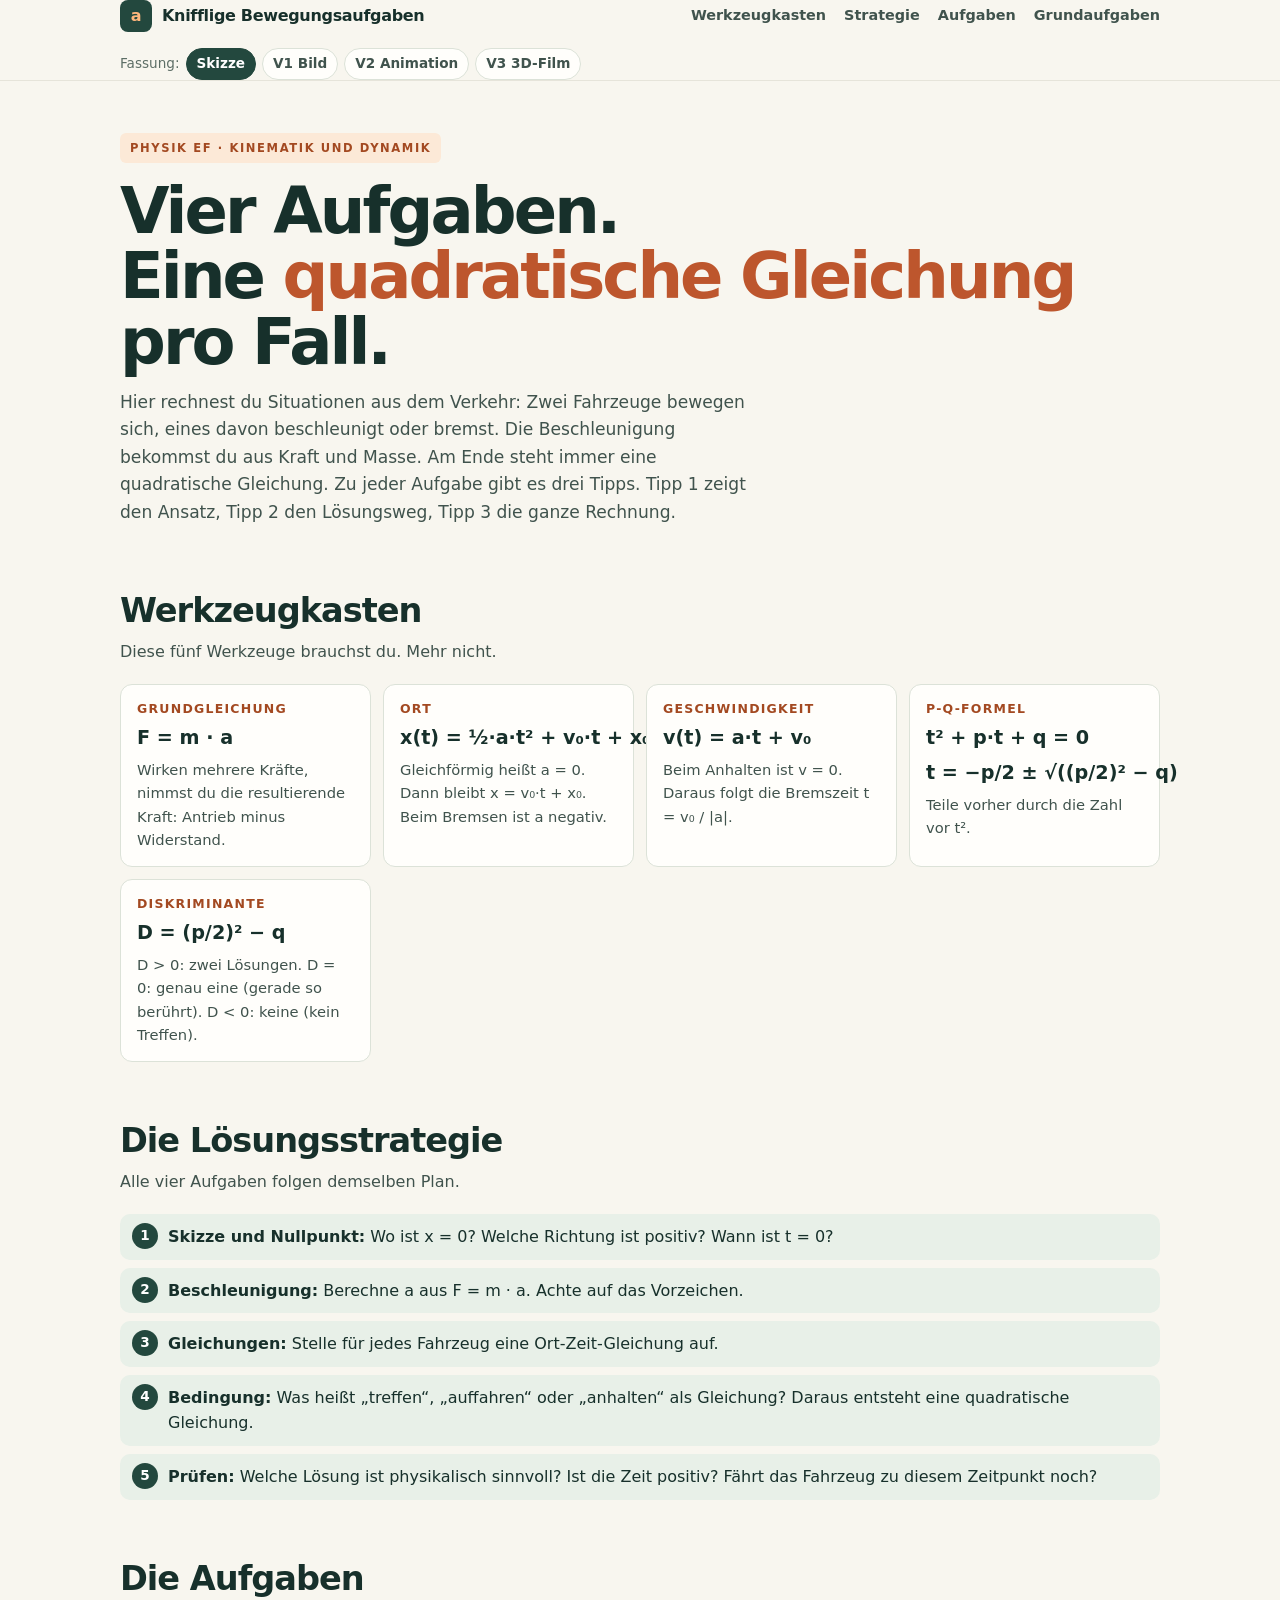
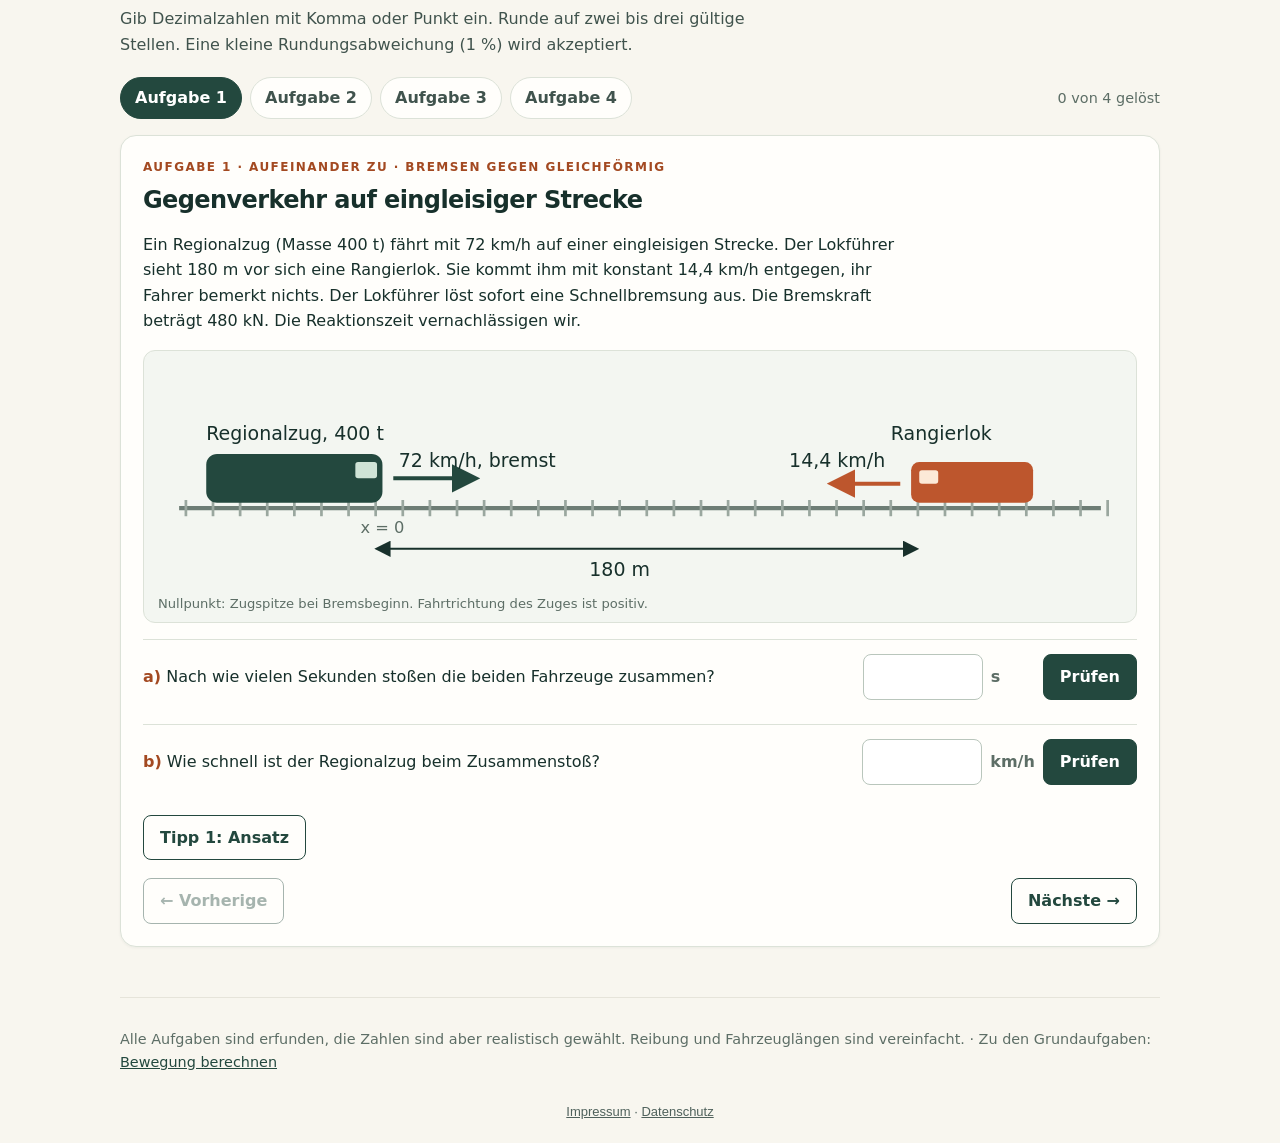
<file: index.html>
<!doctype html>
<html lang="de">
<head>
<meta charset="utf-8">
<meta name="viewport" content="width=device-width, initial-scale=1">
<title>Knifflige Bewegungsaufgaben · Physik EF</title>
<meta name="description" content="Vier anspruchsvolle Sachaufgaben zur beschleunigten Bewegung mit F = m·a und quadratischen Gleichungen, mit drei gestuften Tipps.">
<style>
:root{
  color-scheme:light;
  --ink:#17302b;--text:#40534d;--muted:#5d6e66;--paper:#f8f6ef;--white:#fffefb;--line:#dce2d8;
  --green:#23483e;--mint:#e8f0e8;--orange:#f5a563;--rust:#a34921;--peach:#fce9d7;--ok:#2f6b3f;--bad:#a33a21;
  font-family:"Avenir Next",Avenir,system-ui,sans-serif;color:var(--ink);background:var(--paper);
}
*,*::before,*::after{box-sizing:border-box}
body{margin:0;font-size:16px;line-height:1.6;background:var(--paper)}
h1,h2,h3,p{margin:0}
button,input{font:inherit}
button{cursor:pointer}
:focus-visible{outline:3px solid var(--rust);outline-offset:3px}
.wrap{width:min(1040px,calc(100% - 32px));margin-inline:auto}
.top{border-bottom:1px solid #e6e4da}
.top .wrap{min-height:64px;display:flex;align-items:center;justify-content:space-between;gap:16px;flex-wrap:wrap}
.brand{font-weight:800;letter-spacing:-.02em;display:flex;align-items:center;gap:10px}
.brand i{display:grid;place-items:center;width:32px;height:32px;border-radius:8px;background:var(--green);color:#ffb77d;font-style:normal;font-weight:800}
.top nav{display:flex;gap:18px;flex-wrap:wrap}
.top nav a{color:var(--text);font-size:.9rem;font-weight:650;text-decoration:none}
.top nav a:hover{color:var(--rust)}
.hero{padding:52px 0 36px}
.eyebrow{display:inline-block;padding:6px 10px;border-radius:6px;background:var(--peach);color:var(--rust);font-weight:800;font-size:.72rem;letter-spacing:.14em;text-transform:uppercase}
h1{font-size:clamp(2.3rem,5.4vw,4rem);line-height:1.02;letter-spacing:-.045em;margin:16px 0 14px}
h1 span{color:#bd562d}
.lead{max-width:640px;color:var(--text);font-size:1.07rem}
section{padding:30px 0}
h2{font-size:clamp(1.5rem,3vw,2.1rem);letter-spacing:-.03em;line-height:1.15;margin-bottom:8px}
.sub{color:var(--text);max-width:680px;margin-bottom:20px}
.f{font-weight:600;white-space:nowrap}
.tools{display:grid;grid-template-columns:repeat(auto-fit,minmax(220px,1fr));gap:12px}
.tool{background:var(--white);border:1px solid var(--line);border-radius:12px;padding:14px 16px}
.tool b{display:block;font-size:.78rem;letter-spacing:.1em;text-transform:uppercase;color:var(--rust);margin-bottom:4px}
.tool .f{display:block;font-size:1.2rem;margin:4px 0}
.tool p{color:var(--text);font-size:.92rem}
.steps{counter-reset:s;display:grid;gap:8px;margin:0;padding:0;list-style:none}
.steps li{counter-increment:s;background:var(--mint);border-radius:10px;padding:10px 14px 10px 48px;position:relative;color:var(--ink)}
.steps li::before{content:counter(s);position:absolute;left:12px;top:9px;width:26px;height:26px;border-radius:50%;background:var(--green);color:#fff;display:grid;place-items:center;font-weight:800;font-size:.85rem}
.taskbar{display:flex;gap:8px;flex-wrap:wrap;margin-bottom:16px}
.taskbar button{border:1px solid var(--line);background:var(--white);border-radius:999px;padding:7px 14px;font-weight:700;color:var(--text)}
.taskbar button[aria-current="true"]{background:var(--green);border-color:var(--green);color:#fff}
.taskbar button.done::after{content:" ✓";color:#7fd39a}
.taskbar button[aria-current="true"].done::after{color:#b9f0c8}
.progress{color:var(--muted);font-size:.9rem;margin-left:auto;align-self:center}
.card{background:var(--white);border:1px solid var(--line);border-radius:16px;padding:22px;box-shadow:0 1px 3px rgba(23,48,43,.05)}
.card .kicker{color:var(--rust);font-weight:800;font-size:.75rem;letter-spacing:.12em;text-transform:uppercase}
.card h3{font-size:1.5rem;letter-spacing:-.025em;margin:4px 0 12px}
.story{color:var(--ink);max-width:760px}
.medienplatz:empty{display:none}
.fassung{display:flex;gap:6px;flex-wrap:wrap;align-items:center;font-size:.85rem;color:var(--muted)}
.fassung a{padding:4px 10px;border:1px solid var(--line);border-radius:999px;text-decoration:none;color:var(--text);font-weight:650;background:var(--white)}
.fassung a[aria-current="page"]{background:var(--green);border-color:var(--green);color:#fff}
.sketch{margin:16px 0;background:#f3f6f1;border:1px solid var(--line);border-radius:12px;padding:8px}
.sketch svg{display:block;width:100%;height:auto}
.sketch figcaption{font-size:.82rem;color:var(--muted);padding:4px 6px 0}
.q{display:grid;grid-template-columns:1fr auto;gap:10px 16px;align-items:center;border-top:1px solid var(--line);padding:14px 0}
.q p{max-width:600px}
.q p b{color:var(--rust)}
.ans{display:flex;align-items:center;gap:8px}
.ans input{width:120px;padding:9px 10px;border:1px solid #b9c6bc;border-radius:8px;background:#fff;text-align:right}
.ans span{min-width:44px;color:var(--muted);font-weight:650}
.fb{grid-column:1/-1;font-size:.92rem;min-height:0}
.fb.ok{color:var(--ok);font-weight:700}
.fb.bad{color:var(--bad)}
.row{display:flex;gap:10px;flex-wrap:wrap;align-items:center;margin-top:6px}
.btn{border:1px solid var(--green);background:var(--green);color:#fff;border-radius:8px;padding:9px 16px;font-weight:700}
.btn.sec{background:var(--white);color:var(--green)}
.btn:disabled{opacity:.4;cursor:not-allowed}
.hint{margin-top:14px;border-left:4px solid var(--orange);background:var(--peach);border-radius:0 10px 10px 0;padding:12px 16px}
.hint h4{margin:0 0 6px;font-size:.8rem;letter-spacing:.1em;text-transform:uppercase;color:var(--rust)}
.hint.h3{border-left-color:var(--green);background:var(--mint)}
.hint.h3 h4{color:var(--green)}
.hint p,.hint li{margin:4px 0}
.hint ul,.hint ol{margin:4px 0;padding-left:20px}
.eq{display:block;white-space:nowrap;overflow-x:auto;padding-bottom:2px;font-weight:600;font-size:1.04rem;margin:6px 0 6px 10px;white-space:normal}
.nav2{display:flex;justify-content:space-between;gap:10px;margin-top:18px}
.foot{padding:30px 0 10px;color:var(--muted);font-size:.9rem;border-top:1px solid #e6e4da;margin-top:20px}
.foot a{color:var(--green)}
@media (max-width:640px){.q{grid-template-columns:1fr}.card{padding:16px}.progress{margin-left:0;width:100%}}
@media print{.taskbar,.row,.nav2,.top nav{display:none}.hint{display:block!important}.card{break-inside:avoid}}
</style>
</head>
<body>
<header class="top"><div class="wrap">
  <div class="brand"><i>a</i>Knifflige Bewegungsaufgaben</div>
  <nav><a href="#werkzeug">Werkzeugkasten</a><a href="#strategie">Strategie</a><a href="#aufgaben">Aufgaben</a><a href="https://dm-pkg.de/beschleunigte-bewegung-uebungen/">Grundaufgaben</a></nav>
  <div class="fassung" data-fassung="0">Fassung: <a href="./">Skizze</a><a href="./v1/">V1 Bild</a><a href="./v2/">V2 Animation</a><a href="./v3/">V3 3D-Film</a></div>
</div></header>

<main>
<div class="wrap hero">
  <span class="eyebrow">Physik EF · Kinematik und Dynamik</span>
  <h1>Vier Aufgaben.<br>Eine <span>quadratische Gleichung</span> pro Fall.</h1>
  <p class="lead">Hier rechnest du Situationen aus dem Verkehr: Zwei Fahrzeuge bewegen sich, eines davon beschleunigt oder bremst. Die Beschleunigung bekommst du aus Kraft und Masse. Am Ende steht immer eine quadratische Gleichung. Zu jeder Aufgabe gibt es drei Tipps. Tipp 1 zeigt den Ansatz, Tipp 2 den Lösungsweg, Tipp 3 die ganze Rechnung.</p>
</div>

<section id="werkzeug"><div class="wrap">
  <h2>Werkzeugkasten</h2>
  <p class="sub">Diese fünf Werkzeuge brauchst du. Mehr nicht.</p>
  <div class="tools">
    <div class="tool"><b>Grundgleichung</b><span class="f">F = m · a</span><p>Wirken mehrere Kräfte, nimmst du die resultierende Kraft: Antrieb minus Widerstand.</p></div>
    <div class="tool"><b>Ort</b><span class="f">x(t) = ½·a·t² + v₀·t + x₀</span><p>Gleichförmig heißt a = 0. Dann bleibt x = v₀·t + x₀. Beim Bremsen ist a negativ.</p></div>
    <div class="tool"><b>Geschwindigkeit</b><span class="f">v(t) = a·t + v₀</span><p>Beim Anhalten ist v = 0. Daraus folgt die Bremszeit t = v₀ / |a|.</p></div>
    <div class="tool"><b>p-q-Formel</b><span class="f">t² + p·t + q = 0</span><span class="f">t = −p/2 ± √((p/2)² − q)</span><p>Teile vorher durch die Zahl vor t².</p></div>
    <div class="tool"><b>Diskriminante</b><span class="f">D = (p/2)² − q</span><p>D &gt; 0: zwei Lösungen. D = 0: genau eine (gerade so berührt). D &lt; 0: keine (kein Treffen).</p></div>
  </div>
</div></section>

<section id="strategie"><div class="wrap">
  <h2>Die Lösungsstrategie</h2>
  <p class="sub">Alle vier Aufgaben folgen demselben Plan.</p>
  <ol class="steps">
    <li><b>Skizze und Nullpunkt:</b> Wo ist x = 0? Welche Richtung ist positiv? Wann ist t = 0?</li>
    <li><b>Beschleunigung:</b> Berechne a aus F = m · a. Achte auf das Vorzeichen.</li>
    <li><b>Gleichungen:</b> Stelle für jedes Fahrzeug eine Ort-Zeit-Gleichung auf.</li>
    <li><b>Bedingung:</b> Was heißt „treffen“, „auffahren“ oder „anhalten“ als Gleichung? Daraus entsteht eine quadratische Gleichung.</li>
    <li><b>Prüfen:</b> Welche Lösung ist physikalisch sinnvoll? Ist die Zeit positiv? Fährt das Fahrzeug zu diesem Zeitpunkt noch?</li>
  </ol>
</div></section>

<section id="aufgaben"><div class="wrap">
  <h2>Die Aufgaben</h2>
  <p class="sub">Gib Dezimalzahlen mit Komma oder Punkt ein. Runde auf zwei bis drei gültige Stellen. Eine kleine Rundungsabweichung (1 %) wird akzeptiert.</p>
  <div class="taskbar" id="taskbar" role="tablist"></div>
  <div id="task"></div>
</div></section>
</main>

<div class="wrap foot">Alle Aufgaben sind erfunden, die Zahlen sind aber realistisch gewählt. Reibung und Fahrzeuglängen sind vereinfacht. · Zu den Grundaufgaben: <a href="https://dm-pkg.de/beschleunigte-bewegung-uebungen/">Bewegung berechnen</a></div>

<script>
const SKIZZE = {
zug: `<svg viewBox="0 0 720 170" role="img" aria-label="Skizze: Regionalzug links fährt nach rechts, Rangierlok rechts fährt nach links, Abstand 180 m">
  <line x1="20" y1="110" x2="700" y2="110" stroke="#6d7d75" stroke-width="3"/>
  <g stroke="#9aa79f" stroke-width="2">${Array.from({length:35},(_,i)=>`<line x1="${25+i*20}" y1="104" x2="${25+i*20}" y2="116"/>`).join('')}</g>
  <rect x="40" y="70" width="130" height="36" rx="8" fill="#23483e"/><rect x="150" y="76" width="16" height="12" rx="2" fill="#cfe3d6"/>
  <rect x="560" y="76" width="90" height="30" rx="6" fill="#bd562d"/><rect x="566" y="82" width="14" height="10" rx="2" fill="#fce9d7"/>
  <g font-family="system-ui,sans-serif" font-size="14" fill="#17302b">
   <text x="40" y="60">Regionalzug, 400 t</text><text x="545" y="60">Rangierlok</text>
   <path d="M178 88 h60" stroke="#23483e" stroke-width="3" marker-end="url(#pg)"/><text x="182" y="80">72 km/h, bremst</text>
   <path d="M552 92 h-50" stroke="#bd562d" stroke-width="3" marker-end="url(#po)"/><text x="470" y="80">14,4 km/h</text>
   <path d="M170 140 H560" stroke="#17302b" stroke-width="1.5" marker-start="url(#pk)" marker-end="url(#pk)"/><text x="345" y="160" text-anchor="middle">180 m</text>
   <text x="170" y="128" text-anchor="middle" font-size="12" fill="#5d6e66">x = 0</text>
  </g>
  <defs><marker id="pg" viewBox="0 0 10 10" refX="8" refY="5" markerWidth="7" markerHeight="7" orient="auto"><path d="M0 0L10 5L0 10z" fill="#23483e"/></marker><marker id="po" viewBox="0 0 10 10" refX="8" refY="5" markerWidth="7" markerHeight="7" orient="auto"><path d="M0 0L10 5L0 10z" fill="#bd562d"/></marker><marker id="pk" viewBox="0 0 10 10" refX="5" refY="5" markerWidth="8" markerHeight="8" orient="auto-start-reverse"><path d="M0 0L10 5L0 10z" fill="#17302b"/></marker></defs>
</svg>`,
lkw: `<svg viewBox="0 0 720 170" role="img" aria-label="Skizze: Auto links und Lkw 40 m davor fahren beide nach rechts">
  <rect x="20" y="84" width="680" height="54" fill="#d9ded6"/><line x1="20" y1="111" x2="700" y2="111" stroke="#fff" stroke-width="3" stroke-dasharray="24 18"/>
  <rect x="90" y="92" width="70" height="30" rx="9" fill="#23483e"/>
  <rect x="380" y="86" width="150" height="40" rx="4" fill="#bd562d"/><rect x="530" y="94" width="34" height="32" rx="5" fill="#8f3f1c"/>
  <g font-family="system-ui,sans-serif" font-size="14" fill="#17302b">
   <text x="70" y="70">Auto, 1500 kg</text><text x="400" y="70">Lkw</text>
   <text x="70" y="160">108 km/h, bremst mit 1,5 kN</text><text x="440" y="160">72 km/h, konstant</text>
   <path d="M160 40 H380" stroke="#17302b" stroke-width="1.5" marker-start="url(#qk)" marker-end="url(#qk)"/><text x="270" y="33" text-anchor="middle">40 m</text>
   <line x1="160" y1="44" x2="160" y2="88" stroke="#17302b" stroke-dasharray="3 3"/><line x1="380" y1="44" x2="380" y2="84" stroke="#17302b" stroke-dasharray="3 3"/>
  </g>
  <defs><marker id="qk" viewBox="0 0 10 10" refX="5" refY="5" markerWidth="8" markerHeight="8" orient="auto-start-reverse"><path d="M0 0L10 5L0 10z" fill="#17302b"/></marker></defs>
</svg>`,
ueberholen: `<svg viewBox="0 0 720 190" role="img" aria-label="Skizze: Auto schert hinter einem Traktor aus, Motorrad kommt in 225 m Entfernung entgegen">
  <rect x="20" y="70" width="680" height="84" fill="#d9ded6"/><line x1="20" y1="112" x2="700" y2="112" stroke="#fff" stroke-width="3" stroke-dasharray="24 18"/>
  <rect x="60" y="122" width="62" height="26" rx="8" fill="#23483e"/>
  <rect x="150" y="118" width="58" height="32" rx="4" fill="#6b8f3a"/><circle cx="160" cy="150" r="9" fill="#33402e"/><circle cx="196" cy="148" r="12" fill="#33402e"/>
  <path d="M90 120 C110 104 120 96 140 92" stroke="#23483e" stroke-width="2.5" fill="none" stroke-dasharray="5 4" marker-end="url(#rg)"/>
  <rect x="600" y="80" width="40" height="18" rx="6" fill="#bd562d"/>
  <g font-family="system-ui,sans-serif" font-size="14" fill="#17302b">
   <text x="40" y="176">Auto, 1250 kg, 54 km/h</text><text x="200" y="176">Traktor, 54 km/h</text>
   <text x="560" y="64">Motorrad, 90 km/h</text>
   <path d="M592 89 h-50" stroke="#bd562d" stroke-width="3" marker-end="url(#ro)"/>
   <path d="M122 40 H600" stroke="#17302b" stroke-width="1.5" marker-start="url(#rk)" marker-end="url(#rk)"/><text x="360" y="33" text-anchor="middle">225 m beim Ausscheren</text>
   <text x="300" y="104" font-size="13" fill="#5d6e66">Überholen: 40 m mehr als der Traktor</text>
  </g>
  <defs><marker id="rg" viewBox="0 0 10 10" refX="8" refY="5" markerWidth="7" markerHeight="7" orient="auto"><path d="M0 0L10 5L0 10z" fill="#23483e"/></marker><marker id="ro" viewBox="0 0 10 10" refX="8" refY="5" markerWidth="7" markerHeight="7" orient="auto"><path d="M0 0L10 5L0 10z" fill="#bd562d"/></marker><marker id="rk" viewBox="0 0 10 10" refX="5" refY="5" markerWidth="8" markerHeight="8" orient="auto-start-reverse"><path d="M0 0L10 5L0 10z" fill="#17302b"/></marker></defs>
</svg>`,
kind: `<svg viewBox="0 0 720 170" role="img" aria-label="Skizze: Auto, Kind springt 40 m vor dem Auto hinter einem Bus hervor; Reaktionsweg und Bremsweg">
  <rect x="20" y="80" width="680" height="54" fill="#d9ded6"/><rect x="20" y="70" width="680" height="10" fill="#c5ccc2"/>
  <rect x="60" y="94" width="70" height="30" rx="9" fill="#23483e"/>
  <rect x="470" y="36" width="170" height="36" rx="6" fill="#e2b04a"/><g fill="#fff6dc">${[0,1,2,3,4].map(i=>`<rect x="${480+i*30}" y="42" width="20" height="12" rx="2"/>`).join('')}</g>
  <circle cx="560" cy="92" r="7" fill="#bd562d"/><rect x="554" y="99" width="12" height="18" rx="4" fill="#bd562d"/>
  <g font-family="system-ui,sans-serif" font-size="14" fill="#17302b">
   <text x="50" y="80">Auto, 1200 kg</text><text x="490" y="28">Bus</text><text x="575" y="112">Kind</text>
   <path d="M130 150 H260" stroke="#a34921" stroke-width="2" marker-start="url(#sk)" marker-end="url(#sk)"/><text x="195" y="166" text-anchor="middle" font-size="13">Reaktionsweg (1,0 s)</text>
   <path d="M260 150 H555" stroke="#23483e" stroke-width="2" marker-start="url(#sk)" marker-end="url(#sk)"/><text x="408" y="166" text-anchor="middle" font-size="13">Bremsweg (8,4 kN)</text>
   <text x="342" y="146" text-anchor="middle">40 m</text>
  </g>
  <defs><marker id="sk" viewBox="0 0 10 10" refX="5" refY="5" markerWidth="8" markerHeight="8" orient="auto-start-reverse"><path d="M0 0L10 5L0 10z" fill="#17302b"/></marker></defs>
</svg>`
};

const AUFGABEN = [
{
  id:"zug", titel:"Gegenverkehr auf eingleisiger Strecke", art:"Aufeinander zu · Bremsen gegen gleichförmig",
  text:`Ein Regionalzug (Masse 400 t) fährt mit 72 km/h auf einer eingleisigen Strecke. Der Lokführer sieht 180 m vor sich eine Rangierlok. Sie kommt ihm mit konstant 14,4 km/h entgegen, ihr Fahrer bemerkt nichts. Der Lokführer löst sofort eine Schnellbremsung aus. Die Bremskraft beträgt 480 kN. Die Reaktionszeit vernachlässigen wir.`,
  caption:"Nullpunkt: Zugspitze bei Bremsbeginn. Fahrtrichtung des Zuges ist positiv.",
  fragen:[
    {t:"Nach wie vielen Sekunden stoßen die beiden Fahrzeuge zusammen?", unit:"s", wert:10},
    {t:"Wie schnell ist der Regionalzug beim Zusammenstoß?", unit:"km/h", wert:28.8}
  ],
  tipps:[
`<p><b>Gegeben:</b> m = 400 t, F<sub>B</sub> = 480 kN, v<sub>Z</sub> = 72 km/h, v<sub>L</sub> = 14,4 km/h, d = 180 m. <b>Gesucht:</b> a) Zeit t<sub>1</sub> bis zum Zusammenstoß, b) v<sub>Z</sub>(t<sub>1</sub>).</p>
<ul><li>Nullpunkt an der Zugspitze bei Bremsbeginn, Fahrtrichtung des Zuges positiv.</li><li>Den Betrag der Bremsverzögerung a liefert F = m · a.</li><li>Stelle für Zug und Lok je eine Ort-Zeit-Gleichung auf, nur mit Buchstaben. Die Lok startet bei d und fährt in negative Richtung.</li><li>Zusammenstoß heißt: x<sub>Z</sub>(t) = x<sub>L</sub>(t).</li></ul>`,
`<p>Beschleunigung: <span class="eq">a = F<sub>B</sub> / m</span></p>
<p>Ort-Zeit-Gleichungen:</p>
<span class="eq">x<sub>Z</sub>(t) = v<sub>Z</sub>·t − ½·a·t²</span>
<span class="eq">x<sub>L</sub>(t) = d − v<sub>L</sub>·t</span>
<p>Gleichsetzen, alles auf eine Seite, durch ½·a teilen:</p>
<span class="eq">t² − (2·(v<sub>Z</sub> + v<sub>L</sub>) / a)·t + 2·d / a = 0</span>
<p>Löse mit der p-q-Formel nach t auf. Du bekommst zwei Lösungen. Vergleiche mit der Zeit bis zum Stillstand t<sub>S</sub> = v<sub>Z</sub> / a. Erst ganz am Ende setzt du Zahlen ein.</p>
<p>Für b): <span class="eq">v<sub>Z</sub>(t<sub>1</sub>) = v<sub>Z</sub> − a·t<sub>1</sub></span></p>`,
`<ol>
<li><b>Beschleunigung:</b> <span class="eq">a = F<sub>B</sub> / m</span></li>
<li><b>Ansatz:</b> x<sub>Z</sub>(t) = x<sub>L</sub>(t) <span class="eq">v<sub>Z</sub>·t − ½·a·t² = d − v<sub>L</sub>·t</span></li>
<li><b>Umformen:</b> <span class="eq">½·a·t² − (v<sub>Z</sub> + v<sub>L</sub>)·t + d = 0 &nbsp;| · 2/a</span><span class="eq">t² − (2·(v<sub>Z</sub> + v<sub>L</sub>) / a)·t + 2·d / a = 0</span></li>
<li><b>p-q-Formel:</b> <span class="eq">t<sub>1,2</sub> = (v<sub>Z</sub> + v<sub>L</sub>) / a ± √( ((v<sub>Z</sub> + v<sub>L</sub>) / a)² − 2·d / a )</span></li>
<li><b>Lösung auswählen:</b> Der Zug steht nach t<sub>S</sub> = v<sub>Z</sub> / a still. Danach gilt x<sub>Z</sub>(t) nicht mehr. Also gilt das Minuszeichen.</li>
<li><b>Zahlen einsetzen:</b> v<sub>Z</sub> = 20 m/s, v<sub>L</sub> = 4 m/s.
<span class="eq">a = 480 000 N / 400 000 kg = 1,2 m/s²</span>
<span class="eq">(v<sub>Z</sub> + v<sub>L</sub>) / a = (20 m/s + 4 m/s) / 1,2 m/s² = 20 s</span>
<span class="eq">2·d / a = 2 · 180 m / 1,2 m/s² = 300 s²</span>
<span class="eq">t<sub>1,2</sub> = 20 s ± √(400 s² − 300 s²) = 20 s ± 10 s</span>
<span class="eq">t<sub>S</sub> = 20 m/s / 1,2 m/s² ≈ 16,7 s</span>
<b>a)</b> t<sub>2</sub> = 30 s liegt nach dem Stillstand und fällt weg. Zusammenstoß nach <b>t<sub>1</sub> = 10 s</b>.</li>
<li><b>b)</b> <span class="eq">v<sub>Z</sub>(t<sub>1</sub>) = v<sub>Z</sub> − a·t<sub>1</sub> = 20 m/s − 1,2 m/s² · 10 s</span><span class="eq">&nbsp;&nbsp;&nbsp;= 8 m/s = <b>28,8 km/h</b></span></li>
</ol>
<p>Kontrolle: x<sub>Z</sub>(t<sub>1</sub>) = 20 m/s · 10 s − ½ · 1,2 m/s² · (10 s)² = 140 m. Die Lok fährt in 10 s genau 40 m, und 140 m + 40 m = 180 m.</p>
<p>Deutung: Die Bremsung verhindert den Unfall nicht. Sie senkt aber die Geschwindigkeit des Zuges von 72 km/h auf unter 30 km/h.</p>`
  ]
},
{
  id:"lkw", titel:"Auffahrunfall auf nassem Laub", art:"Gleiche Richtung · Diskriminante",
  text:`Ein Auto (Masse 1500 kg) fährt mit 108 km/h. 40 m vor ihm fährt ein Lkw mit konstant 72 km/h. Der Fahrer des Autos bremst. Auf nassem Laub erreichen die Bremsen aber nur eine Bremskraft von 1,5 kN. Die 40 m Abstand gelten bei Bremsbeginn.`,
  caption:"Nullpunkt: Front des Autos bei Bremsbeginn. Beide fahren in positive Richtung.",
  fragen:[
    {t:"Nach welcher Zeit fährt das Auto auf den Lkw auf?", unit:"s", wert:10-Math.sqrt(20)},
    {t:"Welche Bremskraft wäre mindestens nötig gewesen, um den Unfall gerade noch zu vermeiden?", unit:"N", wert:1875}
  ],
  tipps:[
`<p><b>Gegeben:</b> m = 1500 kg, F<sub>B</sub> = 1,5 kN, v<sub>A</sub> = 108 km/h, v<sub>L</sub> = 72 km/h, d = 40 m. <b>Gesucht:</b> a) Zeit t<sub>1</sub> bis zum Auffahren, b) kleinste Bremskraft F<sub>min</sub>.</p>
<ul><li>Nullpunkt an der Front des Autos bei Bremsbeginn.</li><li>Auto: gleichmäßig verzögert. Lkw: gleichförmig, startet bei d.</li><li>Auffahren heißt x<sub>A</sub>(t) = x<sub>L</sub>(t).</li><li>Für b): „Gerade noch vermieden“ heißt: Die quadratische Gleichung hat <em>genau eine</em> Lösung. Was gilt dann für die Diskriminante?</li></ul>`,
`<p>Beschleunigung: <span class="eq">a = F<sub>B</sub> / m</span></p>
<span class="eq">x<sub>A</sub>(t) = v<sub>A</sub>·t − ½·a·t²</span>
<span class="eq">x<sub>L</sub>(t) = d + v<sub>L</sub>·t</span>
<p>Gleichsetzen und durch ½·a teilen. Mit Δv = v<sub>A</sub> − v<sub>L</sub> wird es übersichtlich:</p>
<span class="eq">t² − (2·Δv / a)·t + 2·d / a = 0</span>
<p>a) p-q-Formel, die kleinere Lösung ist der erste Kontakt.</p>
<p>b) Diskriminante gleich null setzen: <span class="eq">(Δv / a)² − 2·d / a = 0</span> Nach a auflösen, dann F = m·a. Zahlen erst am Schluss.</p>`,
`<ol>
<li><b>Ansatz:</b> x<sub>A</sub>(t) = x<sub>L</sub>(t) <span class="eq">v<sub>A</sub>·t − ½·a·t² = d + v<sub>L</sub>·t</span></li>
<li><b>Umformen</b> mit Δv = v<sub>A</sub> − v<sub>L</sub>: <span class="eq">½·a·t² − Δv·t + d = 0 &nbsp;| · 2/a</span><span class="eq">t² − (2·Δv / a)·t + 2·d / a = 0</span></li>
<li><b>p-q-Formel:</b> <span class="eq">t<sub>1,2</sub> = Δv / a ± √( (Δv / a)² − 2·d / a )</span> Der erste Kontakt ist die kleinere Lösung t<sub>1</sub> (Minuszeichen).</li>
<li><b>Zahlen einsetzen:</b> v<sub>A</sub> = 30 m/s, v<sub>L</sub> = 20 m/s, Δv = 10 m/s.
<span class="eq">a = F<sub>B</sub> / m = 1500 N / 1500 kg = 1 m/s²</span>
<span class="eq">Δv / a = 10 m/s / 1 m/s² = 10 s, &nbsp; 2·d / a = 2 · 40 m / 1 m/s² = 80 s²</span>
<span class="eq">t<sub>1</sub> = 10 s − √(100 s² − 80 s²) ≈ 10 s − 4,47 s</span>
<b>a)</b> Das Auto fährt nach <b>t<sub>1</sub> ≈ 5,53 s</b> auf. Es ist dann noch v<sub>A</sub> − a·t<sub>1</sub> ≈ 24,5 m/s schnell, also etwa 16 km/h schneller als der Lkw.</li>
<li><b>b) Bedingung:</b> genau eine Lösung, also Diskriminante null:
<span class="eq">(Δv / a)² − 2·d / a = 0 &nbsp;| · a²</span>
<span class="eq">Δv² − 2·d·a = 0 &nbsp;⇒&nbsp; a<sub>min</sub> = Δv² / (2·d)</span>
<span class="eq">F<sub>min</sub> = m · a<sub>min</sub> = m · Δv² / (2·d)</span></li>
<li><b>Zahlen einsetzen:</b> <span class="eq">F<sub>min</sub> = 1500 kg · (10 m/s)² / (2 · 40 m) = <b>1875 N</b></span></li>
</ol>
<p>Kontrolle: Mit a<sub>min</sub> = 1,25 m/s² berührt das Auto den Lkw bei t = Δv / a<sub>min</sub> = 8 s. Genau dann ist es so schnell wie der Lkw.</p>`
  ]
},
{
  id:"ueberholen", titel:"Überholen mit Gegenverkehr", art:"Resultierende Kraft · Aufeinander zu",
  text:`Ein Auto (Masse 1250 kg) fährt mit 54 km/h hinter einem Traktor her, der ebenfalls 54 km/h fährt. Der Fahrer schert zum Überholen aus und gibt Vollgas. Der Motor liefert eine Antriebskraft von 3,0 kN. Luft- und Rollwiderstand bremsen zusammen mit 0,5 kN. Das Auto ist fertig, wenn es 40 m mehr zurückgelegt hat als der Traktor. Beim Ausscheren kommt in 225 m Entfernung ein Motorrad mit konstant 90 km/h entgegen.`,
  caption:"Nullpunkt: Front des Autos beim Ausscheren. Fahrtrichtung des Autos ist positiv.",
  fragen:[
    {t:"Nach welcher Zeit würden sich Auto und Motorrad treffen?", unit:"s", wert:5},
    {t:"Welchen Abstand zum Motorrad hätte das Auto beim Ausscheren mindestens haben müssen, um gefahrlos zu überholen?", unit:"m", wert:40*Math.sqrt(40)+40}
  ],
  tipps:[
`<p><b>Gegeben:</b> m = 1250 kg, F<sub>A</sub> = 3,0 kN, F<sub>W</sub> = 0,5 kN, v<sub>0</sub> = 54 km/h (Auto und Traktor), v<sub>M</sub> = 90 km/h, D = 225 m, Δs = 40 m. <b>Gesucht:</b> a) Zeit t<sub>1</sub> bis zum Treffen mit dem Motorrad, b) kleinster Abstand D<sub>min</sub>.</p>
<ul><li>Zuerst die resultierende Kraft F<sub>res</sub> = F<sub>A</sub> − F<sub>W</sub>, dann a = F<sub>res</sub> / m.</li><li>Treffen mit dem Motorrad: x<sub>A</sub>(t) = x<sub>M</sub>(t). Das Motorrad startet bei D und fährt in negative Richtung.</li><li>Dauer des Überholens: Auto und Traktor haben dasselbe v<sub>0</sub>. Der Vorsprung wächst also nur durch ½·a·t².</li><li>Für b): Das Treffen darf frühestens am Ende des Überholens passieren.</li></ul>`,
`<p>Beschleunigung: <span class="eq">a = (F<sub>A</sub> − F<sub>W</sub>) / m</span></p>
<span class="eq">x<sub>A</sub>(t) = v<sub>0</sub>·t + ½·a·t²</span>
<span class="eq">x<sub>M</sub>(t) = D − v<sub>M</sub>·t</span>
<p>Gleichsetzen und durch ½·a teilen:</p>
<span class="eq">t² + (2·(v<sub>0</sub> + v<sub>M</sub>) / a)·t − 2·D / a = 0</span>
<p>Überholdauer: Vorsprung ½·a·t<sub>Ü</sub>² = Δs, also <span class="eq">t<sub>Ü</sub> = √(2·Δs / a)</span></p>
<p>Für b): Setze x<sub>A</sub>(t<sub>Ü</sub>) = x<sub>M</sub>(t<sub>Ü</sub>) an und löse nach D auf. Zahlen erst am Schluss.</p>`,
`<ol>
<li><b>Beschleunigung:</b> <span class="eq">a = (F<sub>A</sub> − F<sub>W</sub>) / m</span></li>
<li><b>Ansatz:</b> x<sub>A</sub>(t) = x<sub>M</sub>(t) <span class="eq">v<sub>0</sub>·t + ½·a·t² = D − v<sub>M</sub>·t</span></li>
<li><b>Umformen:</b> <span class="eq">½·a·t² + (v<sub>0</sub> + v<sub>M</sub>)·t − D = 0 &nbsp;| · 2/a</span><span class="eq">t² + (2·(v<sub>0</sub> + v<sub>M</sub>) / a)·t − 2·D / a = 0</span></li>
<li><b>p-q-Formel:</b> <span class="eq">t<sub>1,2</sub> = −(v<sub>0</sub> + v<sub>M</sub>) / a ± √( ((v<sub>0</sub> + v<sub>M</sub>) / a)² + 2·D / a )</span> Nur das Pluszeichen gibt eine positive Zeit.</li>
<li><b>Zahlen einsetzen:</b> v<sub>0</sub> = 15 m/s, v<sub>M</sub> = 25 m/s.
<span class="eq">a = (3000 N − 500 N) / 1250 kg = 2 m/s²</span>
<span class="eq">(v<sub>0</sub> + v<sub>M</sub>) / a = 40 m/s / 2 m/s² = 20 s, &nbsp; 2·D / a = 2 · 225 m / 2 m/s² = 225 s²</span>
<span class="eq">t<sub>1</sub> = −20 s + √(400 s² + 225 s²) = −20 s + 25 s</span>
<b>a)</b> Auto und Motorrad treffen sich nach <b>t<sub>1</sub> = 5 s</b>.</li>
<li><b>Überholdauer:</b> <span class="eq">½·a·t<sub>Ü</sub>² = Δs &nbsp;⇒&nbsp; t<sub>Ü</sub> = √(2·Δs / a) = √(2 · 40 m / 2 m/s²) ≈ 6,32 s</span> Das ist länger als 5 s. Das Auto muss den Überholvorgang abbrechen!</li>
<li><b>b) Ansatz:</b> Treffen genau bei t<sub>Ü</sub>: <span class="eq">v<sub>0</sub>·t<sub>Ü</sub> + ½·a·t<sub>Ü</sub>² = D<sub>min</sub> − v<sub>M</sub>·t<sub>Ü</sub></span>
Mit ½·a·t<sub>Ü</sub>² = Δs folgt: <span class="eq">D<sub>min</sub> = (v<sub>0</sub> + v<sub>M</sub>)·t<sub>Ü</sub> + Δs = (v<sub>0</sub> + v<sub>M</sub>)·√(2·Δs / a) + Δs</span></li>
<li><b>Zahlen einsetzen:</b> <span class="eq">D<sub>min</sub> = 40 m/s · 6,32 s + 40 m ≈ <b>293 m</b></span></li>
</ol>
<p>Zusatz: Am Ende fährt das Auto v<sub>0</sub> + a·t<sub>Ü</sub> ≈ 27,6 m/s ≈ 100 km/h. Mehr ist auf der Landstraße ohnehin nicht erlaubt.</p>`
  ]
},
{
  id:"kind", titel:"Das Kind hinter dem Bus", art:"Substitution · Unbekannt ist v₀",
  text:`Ein Kind springt 40 m vor einem Auto (Masse 1200 kg) hinter einem haltenden Bus auf die Straße. Die Fahrerin reagiert nach 1,0 s. In dieser Zeit fährt das Auto unverändert weiter. Danach bremst sie voll, die Bremskraft beträgt 8,4 kN.`,
  caption:"Anhalteweg = Reaktionsweg (gleichförmig) + Bremsweg (gleichmäßig verzögert).",
  fragen:[
    {t:"Wie schnell darf das Auto höchstens fahren, damit es noch vor dem Kind zum Stehen kommt?", unit:"km/h", wert:(-7+Math.sqrt(609))*3.6},
    {t:"Das Auto fährt aber 72 km/h. Mit welcher Geschwindigkeit erreicht es die Stelle, an der das Kind steht?", unit:"km/h", wert:Math.sqrt(120)*3.6}
  ],
  tipps:[
`<p><b>Gegeben:</b> m = 1200 kg, F<sub>B</sub> = 8,4 kN, t<sub>R</sub> = 1,0 s, s = 40 m; in b) v<sub>1</sub> = 72 km/h. <b>Gesucht:</b> a) größte Anfangsgeschwindigkeit v<sub>0</sub>, b) Geschwindigkeit v beim Kind.</p>
<ul><li>Hier ist v<sub>0</sub> die Unbekannte, nicht die Zeit.</li><li>Anhalteweg = Reaktionsweg (gleichförmig) + Bremsweg (gleichmäßig verzögert).</li><li>Die Bremszeit kennst du nicht. Hol sie dir aus v(t) = v<sub>0</sub> − a·t mit v = 0 und setze sie in die Ort-Gleichung ein (Substitution).</li><li>So entsteht eine quadratische Gleichung in v<sub>0</sub>.</li></ul>`,
`<p>Beschleunigung: <span class="eq">a = F<sub>B</sub> / m</span></p>
<p>Reaktionsweg: <span class="eq">s<sub>R</sub> = v<sub>0</sub>·t<sub>R</sub></span></p>
<p>Bremszeit aus v(t<sub>B</sub>) = 0: <span class="eq">t<sub>B</sub> = v<sub>0</sub> / a</span></p>
<p>Einsetzen in die Ort-Gleichung (Substitution):</p>
<span class="eq">s<sub>B</sub> = v<sub>0</sub>·t<sub>B</sub> − ½·a·t<sub>B</sub>² = v<sub>0</sub>² / (2·a)</span>
<p>Ansatz: s<sub>R</sub> + s<sub>B</sub> = s ergibt eine quadratische Gleichung in v<sub>0</sub>. Bringe sie auf Normalform und nutze die p-q-Formel.</p>
<p>Für b): Leite genauso allgemein her: Nach der Bremsstrecke s' gilt <span class="eq">v² = v<sub>1</sub>² − 2·a·s'</span> mit s' = s − v<sub>1</sub>·t<sub>R</sub>.</p>`,
`<ol>
<li><b>Beschleunigung:</b> <span class="eq">a = F<sub>B</sub> / m</span></li>
<li><b>Bremsweg durch Substitution:</b> <span class="eq">v(t<sub>B</sub>) = v<sub>0</sub> − a·t<sub>B</sub> = 0 &nbsp;⇒&nbsp; t<sub>B</sub> = v<sub>0</sub> / a</span><span class="eq">s<sub>B</sub> = v<sub>0</sub>·(v<sub>0</sub> / a) − ½·a·(v<sub>0</sub> / a)²</span><span class="eq">&nbsp;&nbsp;&nbsp;&nbsp;= v<sub>0</sub>² / a − v<sub>0</sub>² / (2·a) = v<sub>0</sub>² / (2·a)</span></li>
<li><b>Ansatz:</b> s<sub>R</sub> + s<sub>B</sub> = s <span class="eq">v<sub>0</sub>·t<sub>R</sub> + v<sub>0</sub>² / (2·a) = s &nbsp;| · 2a</span><span class="eq">v<sub>0</sub>² + 2·a·t<sub>R</sub>·v<sub>0</sub> − 2·a·s = 0</span></li>
<li><b>p-q-Formel:</b> <span class="eq">v<sub>0</sub> = −a·t<sub>R</sub> + √( (a·t<sub>R</sub>)² + 2·a·s )</span> Nur das Pluszeichen gibt eine positive Geschwindigkeit.</li>
<li><b>Zahlen einsetzen:</b>
<span class="eq">a = 8400 N / 1200 kg = 7 m/s²</span>
<span class="eq">v<sub>0</sub> = −7 m/s² · 1,0 s + √( (7 m/s)² + 2 · 7 m/s² · 40 m )</span><span class="eq">&nbsp;&nbsp;&nbsp;= −7 m/s + √(609 m²/s²) ≈ 17,68 m/s</span>
<b>a)</b> v<sub>0</sub> ≈ 17,7 m/s ≈ <b>63,6 km/h</b>.</li>
<li><b>b) Herleitung:</b> Bremsstrecke bis zum Kind s' = s − v<sub>1</sub>·t<sub>R</sub>. Aus v = v<sub>1</sub> − a·t folgt t = (v<sub>1</sub> − v) / a. Einsetzen in s' = v<sub>1</sub>·t − ½·a·t²:
<span class="eq">s' = v<sub>1</sub>·(v<sub>1</sub> − v) / a − (v<sub>1</sub> − v)² / (2·a)</span><span class="eq">&nbsp;&nbsp;&nbsp;= (v<sub>1</sub>² − v²) / (2·a)</span>
<span class="eq">⇒ &nbsp; v = √( v<sub>1</sub>² − 2·a·(s − v<sub>1</sub>·t<sub>R</sub>) )</span></li>
<li><b>Zahlen einsetzen:</b> v<sub>1</sub> = 20 m/s.
<span class="eq">v = √( (20 m/s)² − 2 · 7 m/s² · (40 m − 20 m/s · 1,0 s) )</span><span class="eq">&nbsp;&nbsp;&nbsp;= √(120 m²/s²) ≈ 10,95 m/s</span>
<b>b)</b> v ≈ <b>39,4 km/h</b>.</li>
</ol>
<p>Deutung: Bei Tempo 72 statt etwa 64 trifft das Auto das Kind noch mit fast 40 km/h. Ein paar km/h mehr machen beim Anhalten einen großen Unterschied.</p>`
  ]
}
];

const KEY = "knobelaufgaben:v1";
let state = {};
try { state = JSON.parse(localStorage.getItem(KEY)) || {}; } catch (e) { state = {}; }
const save = () => { try { localStorage.setItem(KEY, JSON.stringify(state)); } catch (e) {} };
const solved = id => AUFGABEN.find(a => a.id === id).fragen.every((_, i) => state[id + i]);
let cur = 0;

function parse(raw) {
  const v = raw.trim().replace(/^−/, "-").replace(/\s/g, "").replace(",", ".");
  return /^[+-]?(\d+(\.\d*)?|\.\d+)$/.test(v) ? Number(v) : NaN;
}
function bar() {
  const tb = document.getElementById("taskbar");
  tb.innerHTML = AUFGABEN.map((a, i) => `<button role="tab" aria-current="${i === cur}" class="${solved(a.id) ? "done" : ""}" data-i="${i}">Aufgabe ${i + 1}</button>`).join("")
    + `<span class="progress">${AUFGABEN.filter(a => solved(a.id)).length} von 4 gelöst</span>`;
  tb.querySelectorAll("button").forEach(b => b.onclick = () => { cur = +b.dataset.i; render(); document.getElementById("aufgaben").scrollIntoView({behavior: "smooth"}); });
}
function render() {
  const A = AUFGABEN[cur], el = document.getElementById("task");
  const shown = state[A.id + "tipp"] || 0;
  el.innerHTML = `<article class="card">
    <div class="kicker">Aufgabe ${cur + 1} · ${A.art}</div>
    <h3>${A.titel}</h3>
    <p class="story">${A.text}</p>
    <div class="medienplatz"></div>
    <figure class="sketch">${SKIZZE[A.id]}<figcaption>${A.caption}</figcaption></figure>
    ${A.fragen.map((f, i) => `<form class="q" data-i="${i}">
      <p><b>${"ab"[i]})</b> ${f.t}</p>
      <div class="ans"><input inputmode="decimal" autocomplete="off" aria-label="Antwort ${"ab"[i]} in ${f.unit}" value="${state[A.id + i] ? String(+f.wert.toPrecision(3)).replace(".", ",") : ""}"><span>${f.unit}</span><button class="btn">Prüfen</button></div>
      <div class="fb ${state[A.id + i] ? "ok" : ""}" aria-live="polite">${state[A.id + i] ? "Richtig!" : ""}</div>
    </form>`).join("")}
    <div class="row">
      <button class="btn sec" id="tipp" ${shown >= 3 ? "disabled" : ""}>${["Tipp 1: Ansatz", "Tipp 2: Lösungsweg", "Tipp 3: Ganze Lösung", "Alle Tipps offen"][shown]}</button>
      ${shown ? `<button class="btn sec" id="zu">Tipps verbergen</button>` : ""}
    </div>
    <div id="tipps">${A.tipps.slice(0, shown).map((t, i) => `<div class="hint ${i === 2 ? "h3" : ""}"><h4>${["Tipp 1 · Ansatz", "Tipp 2 · Ansatz und Lösungsskizze", "Tipp 3 · Die gerechnete Lösung"][i]}</h4>${t}</div>`).join("")}</div>
    <div class="nav2"><button class="btn sec" id="prev" ${cur === 0 ? "disabled" : ""}>← Vorherige</button><button class="btn sec" id="next" ${cur === 3 ? "disabled" : ""}>Nächste →</button></div>
  </article>`;
  el.querySelectorAll("form.q").forEach(f => f.onsubmit = ev => {
    ev.preventDefault();
    const i = +f.dataset.i, F = A.fragen[i], v = parse(f.querySelector("input").value), fb = f.querySelector(".fb");
    if (!Number.isFinite(v)) { fb.className = "fb bad"; fb.textContent = "Gib eine Zahl ein. Die Einheit steht schon neben dem Feld."; return; }
    if (Math.abs(v - F.wert) <= Math.abs(F.wert) * 0.01) {
      fb.className = "fb ok"; fb.textContent = "Richtig!"; state[A.id + i] = true; save(); bar();
    } else {
      fb.className = "fb bad";
      fb.textContent = Math.abs(v + F.wert) <= Math.abs(F.wert) * 0.01 ? "Der Betrag stimmt, das Vorzeichen nicht. Hier ist ein Betrag gefragt."
        : (F.unit === "km/h" && Math.abs(v * 3.6 - F.wert) <= Math.abs(F.wert) * 0.01) ? "Fast: Du hast das Ergebnis in m/s. Gefragt ist km/h."
        : "Das stimmt noch nicht. Prüfe Vorzeichen und Einheiten oder hol dir den nächsten Tipp.";
    }
  });
  el.querySelector("#tipp").onclick = () => { state[A.id + "tipp"] = Math.min(3, shown + 1); save(); render(); el.querySelectorAll(".hint")[shown]?.scrollIntoView({behavior: "smooth", block: "nearest"}); };
  const zu = el.querySelector("#zu"); if (zu) zu.onclick = () => { state[A.id + "tipp"] = 0; save(); render(); };
  el.querySelector("#prev").onclick = () => { cur--; render(); };
  el.querySelector("#next").onclick = () => { cur++; render(); };
  if (window.medien) {
    el.querySelector(".medienplatz").appendChild(MEDIEN);
    if (MEDIEN.dataset.id !== A.id) { MEDIEN.dataset.id = A.id; window.medien(A.id, MEDIEN); }
  }
  bar();
}
const MEDIEN = document.createElement("div"); MEDIEN.className = "medien";
window.neuZeichnen = render;
{ const n = +document.querySelector(".fassung").dataset.fassung; document.querySelectorAll(".fassung a")[n].setAttribute("aria-current", "page"); }
render();
</script>
<!-- rechtliches --><style>.erik-recht{font:13px/1.5 -apple-system,BlinkMacSystemFont,"Segoe UI",Roboto,sans-serif;text-align:center;padding:18px 12px 22px;opacity:.75}.erik-recht a{color:inherit}@media print{.erik-recht{display:none}}</style><footer class="erik-recht"><a href="https://dm-pkg.de/impressum.html">Impressum</a> · <a href="https://dm-pkg.de/datenschutz.html">Datenschutz</a></footer><!-- /rechtliches --></body>
</html>
</file>
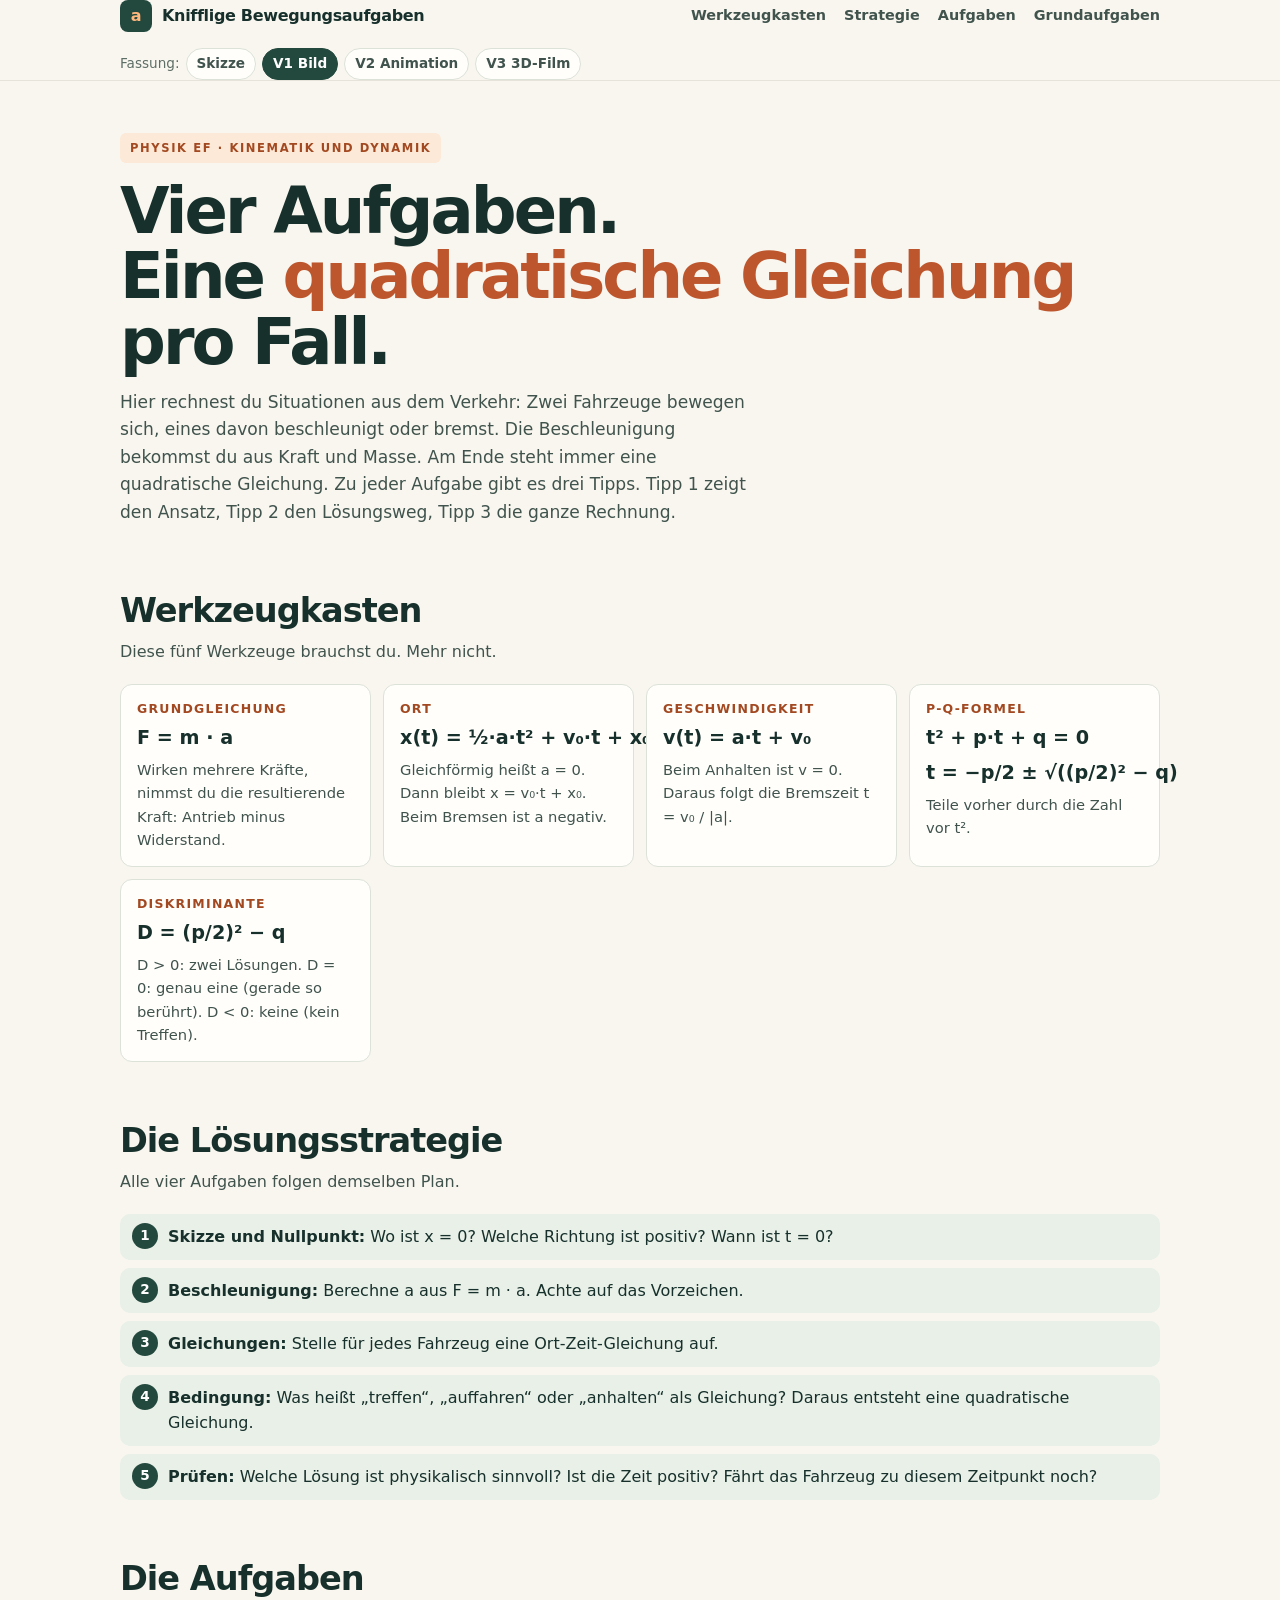
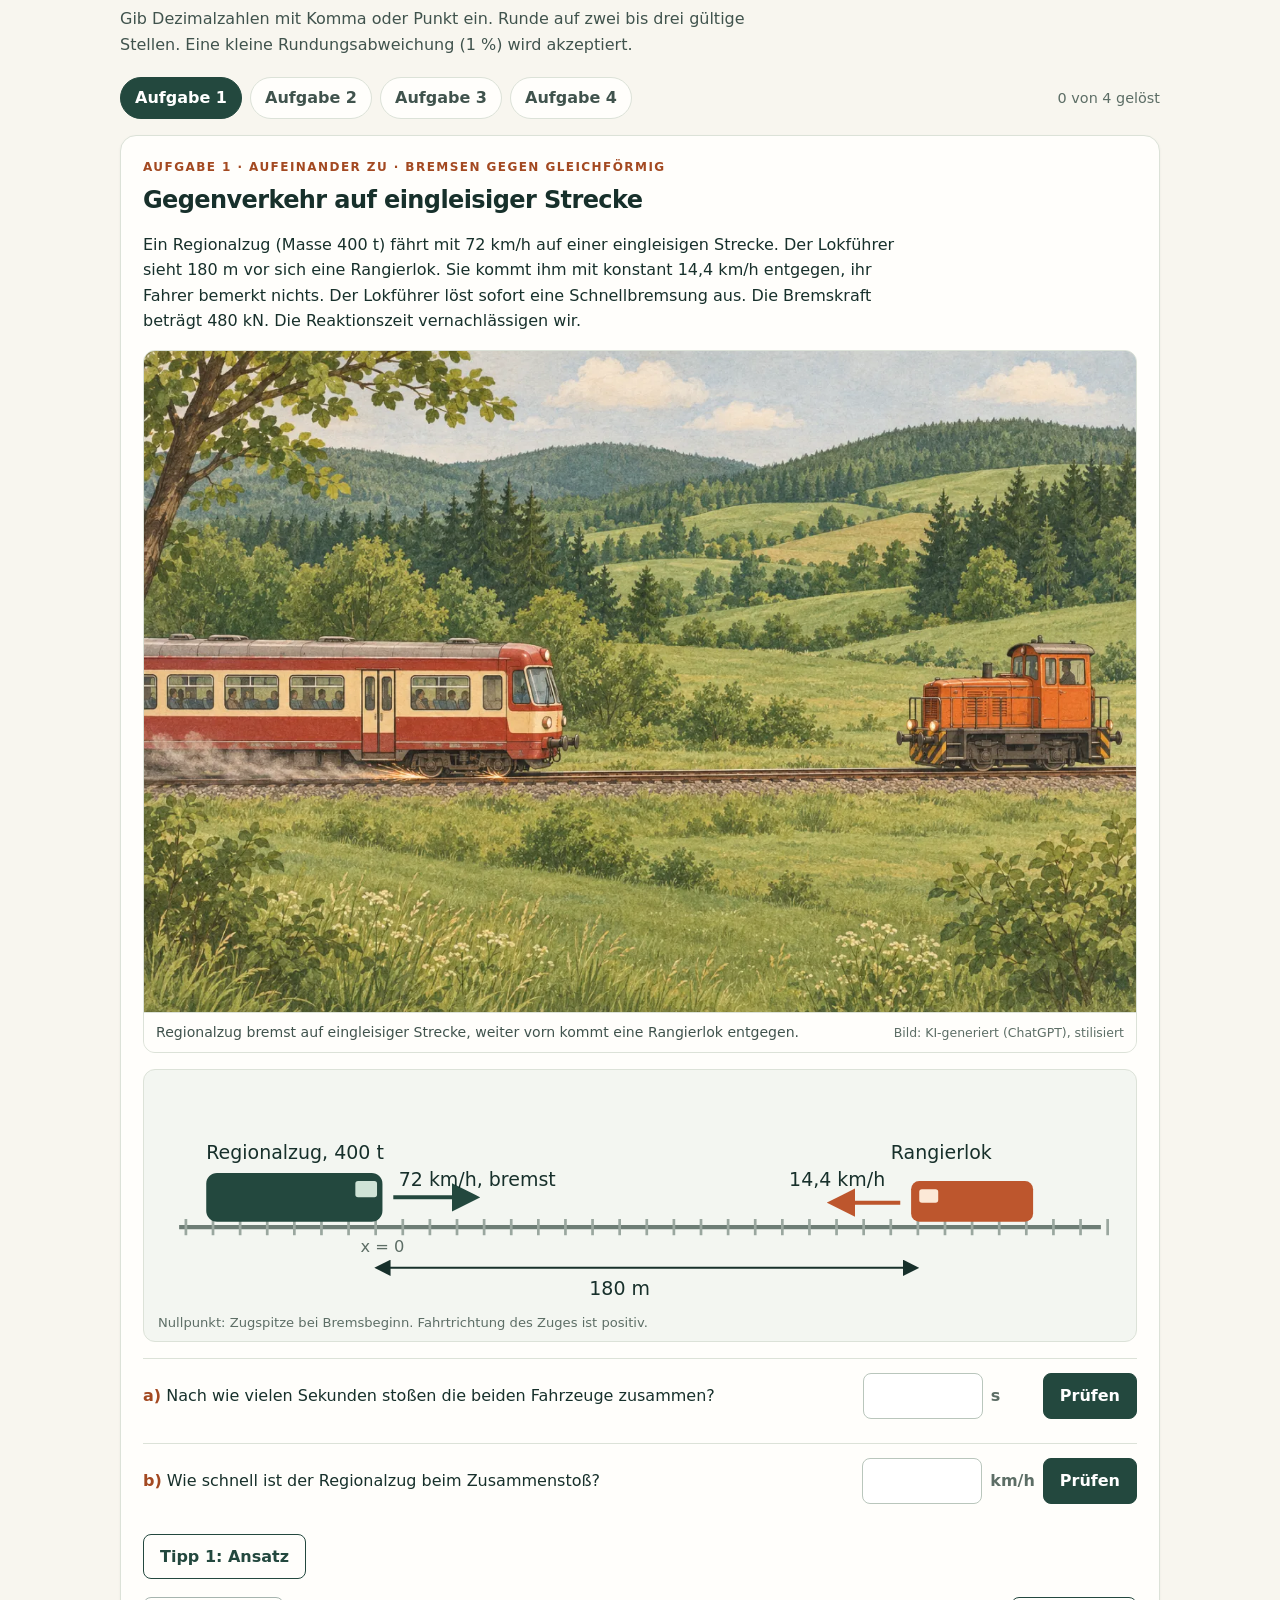
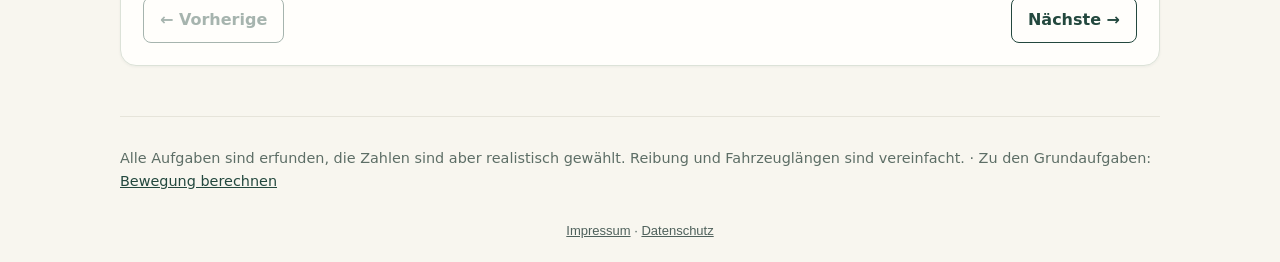
<file: v1/index.html>
<!doctype html>
<html lang="de">
<head>
<meta charset="utf-8">
<meta name="viewport" content="width=device-width, initial-scale=1">
<title>Knifflige Bewegungsaufgaben (V1 Bild) · Physik EF</title>
<meta name="description" content="Vier anspruchsvolle Sachaufgaben zur beschleunigten Bewegung mit F = m·a und quadratischen Gleichungen, mit drei gestuften Tipps.">
<style>
:root{
  color-scheme:light;
  --ink:#17302b;--text:#40534d;--muted:#5d6e66;--paper:#f8f6ef;--white:#fffefb;--line:#dce2d8;
  --green:#23483e;--mint:#e8f0e8;--orange:#f5a563;--rust:#a34921;--peach:#fce9d7;--ok:#2f6b3f;--bad:#a33a21;
  font-family:"Avenir Next",Avenir,system-ui,sans-serif;color:var(--ink);background:var(--paper);
}
*,*::before,*::after{box-sizing:border-box}
body{margin:0;font-size:16px;line-height:1.6;background:var(--paper)}
h1,h2,h3,p{margin:0}
button,input{font:inherit}
button{cursor:pointer}
:focus-visible{outline:3px solid var(--rust);outline-offset:3px}
.wrap{width:min(1040px,calc(100% - 32px));margin-inline:auto}
.top{border-bottom:1px solid #e6e4da}
.top .wrap{min-height:64px;display:flex;align-items:center;justify-content:space-between;gap:16px;flex-wrap:wrap}
.brand{font-weight:800;letter-spacing:-.02em;display:flex;align-items:center;gap:10px}
.brand i{display:grid;place-items:center;width:32px;height:32px;border-radius:8px;background:var(--green);color:#ffb77d;font-style:normal;font-weight:800}
.top nav{display:flex;gap:18px;flex-wrap:wrap}
.top nav a{color:var(--text);font-size:.9rem;font-weight:650;text-decoration:none}
.top nav a:hover{color:var(--rust)}
.hero{padding:52px 0 36px}
.eyebrow{display:inline-block;padding:6px 10px;border-radius:6px;background:var(--peach);color:var(--rust);font-weight:800;font-size:.72rem;letter-spacing:.14em;text-transform:uppercase}
h1{font-size:clamp(2.3rem,5.4vw,4rem);line-height:1.02;letter-spacing:-.045em;margin:16px 0 14px}
h1 span{color:#bd562d}
.lead{max-width:640px;color:var(--text);font-size:1.07rem}
section{padding:30px 0}
h2{font-size:clamp(1.5rem,3vw,2.1rem);letter-spacing:-.03em;line-height:1.15;margin-bottom:8px}
.sub{color:var(--text);max-width:680px;margin-bottom:20px}
.f{font-weight:600;white-space:nowrap}
.tools{display:grid;grid-template-columns:repeat(auto-fit,minmax(220px,1fr));gap:12px}
.tool{background:var(--white);border:1px solid var(--line);border-radius:12px;padding:14px 16px}
.tool b{display:block;font-size:.78rem;letter-spacing:.1em;text-transform:uppercase;color:var(--rust);margin-bottom:4px}
.tool .f{display:block;font-size:1.2rem;margin:4px 0}
.tool p{color:var(--text);font-size:.92rem}
.steps{counter-reset:s;display:grid;gap:8px;margin:0;padding:0;list-style:none}
.steps li{counter-increment:s;background:var(--mint);border-radius:10px;padding:10px 14px 10px 48px;position:relative;color:var(--ink)}
.steps li::before{content:counter(s);position:absolute;left:12px;top:9px;width:26px;height:26px;border-radius:50%;background:var(--green);color:#fff;display:grid;place-items:center;font-weight:800;font-size:.85rem}
.taskbar{display:flex;gap:8px;flex-wrap:wrap;margin-bottom:16px}
.taskbar button{border:1px solid var(--line);background:var(--white);border-radius:999px;padding:7px 14px;font-weight:700;color:var(--text)}
.taskbar button[aria-current="true"]{background:var(--green);border-color:var(--green);color:#fff}
.taskbar button.done::after{content:" ✓";color:#7fd39a}
.taskbar button[aria-current="true"].done::after{color:#b9f0c8}
.progress{color:var(--muted);font-size:.9rem;margin-left:auto;align-self:center}
.card{background:var(--white);border:1px solid var(--line);border-radius:16px;padding:22px;box-shadow:0 1px 3px rgba(23,48,43,.05)}
.card .kicker{color:var(--rust);font-weight:800;font-size:.75rem;letter-spacing:.12em;text-transform:uppercase}
.card h3{font-size:1.5rem;letter-spacing:-.025em;margin:4px 0 12px}
.story{color:var(--ink);max-width:760px}
.medienplatz:empty{display:none}
.fassung{display:flex;gap:6px;flex-wrap:wrap;align-items:center;font-size:.85rem;color:var(--muted)}
.fassung a{padding:4px 10px;border:1px solid var(--line);border-radius:999px;text-decoration:none;color:var(--text);font-weight:650;background:var(--white)}
.fassung a[aria-current="page"]{background:var(--green);border-color:var(--green);color:#fff}
.sketch{margin:16px 0;background:#f3f6f1;border:1px solid var(--line);border-radius:12px;padding:8px}
.sketch svg{display:block;width:100%;height:auto}
.sketch figcaption{font-size:.82rem;color:var(--muted);padding:4px 6px 0}
.q{display:grid;grid-template-columns:1fr auto;gap:10px 16px;align-items:center;border-top:1px solid var(--line);padding:14px 0}
.q p{max-width:600px}
.q p b{color:var(--rust)}
.ans{display:flex;align-items:center;gap:8px}
.ans input{width:120px;padding:9px 10px;border:1px solid #b9c6bc;border-radius:8px;background:#fff;text-align:right}
.ans span{min-width:44px;color:var(--muted);font-weight:650}
.fb{grid-column:1/-1;font-size:.92rem;min-height:0}
.fb.ok{color:var(--ok);font-weight:700}
.fb.bad{color:var(--bad)}
.row{display:flex;gap:10px;flex-wrap:wrap;align-items:center;margin-top:6px}
.btn{border:1px solid var(--green);background:var(--green);color:#fff;border-radius:8px;padding:9px 16px;font-weight:700}
.btn.sec{background:var(--white);color:var(--green)}
.btn:disabled{opacity:.4;cursor:not-allowed}
.hint{margin-top:14px;border-left:4px solid var(--orange);background:var(--peach);border-radius:0 10px 10px 0;padding:12px 16px}
.hint h4{margin:0 0 6px;font-size:.8rem;letter-spacing:.1em;text-transform:uppercase;color:var(--rust)}
.hint.h3{border-left-color:var(--green);background:var(--mint)}
.hint.h3 h4{color:var(--green)}
.hint p,.hint li{margin:4px 0}
.hint ul,.hint ol{margin:4px 0;padding-left:20px}
.eq{display:block;white-space:nowrap;overflow-x:auto;padding-bottom:2px;font-weight:600;font-size:1.04rem;margin:6px 0 6px 10px;white-space:normal}
.nav2{display:flex;justify-content:space-between;gap:10px;margin-top:18px}
.foot{padding:30px 0 10px;color:var(--muted);font-size:.9rem;border-top:1px solid #e6e4da;margin-top:20px}
.foot a{color:var(--green)}
@media (max-width:640px){.q{grid-template-columns:1fr}.card{padding:16px}.progress{margin-left:0;width:100%}}
@media print{.taskbar,.row,.nav2,.top nav{display:none}.hint{display:block!important}.card{break-inside:avoid}}
</style>
<link rel="stylesheet" href="../medien/medien.css?v=448d24ed">
</head>
<body>
<header class="top"><div class="wrap">
  <div class="brand"><i>a</i>Knifflige Bewegungsaufgaben</div>
  <nav><a href="#werkzeug">Werkzeugkasten</a><a href="#strategie">Strategie</a><a href="#aufgaben">Aufgaben</a><a href="https://dm-pkg.de/beschleunigte-bewegung-uebungen/">Grundaufgaben</a></nav>
  <div class="fassung" data-fassung="1">Fassung: <a href="../">Skizze</a><a href="../v1/">V1 Bild</a><a href="../v2/">V2 Animation</a><a href="../v3/">V3 3D-Film</a></div>
</div></header>

<main>
<div class="wrap hero">
  <span class="eyebrow">Physik EF · Kinematik und Dynamik</span>
  <h1>Vier Aufgaben.<br>Eine <span>quadratische Gleichung</span> pro Fall.</h1>
  <p class="lead">Hier rechnest du Situationen aus dem Verkehr: Zwei Fahrzeuge bewegen sich, eines davon beschleunigt oder bremst. Die Beschleunigung bekommst du aus Kraft und Masse. Am Ende steht immer eine quadratische Gleichung. Zu jeder Aufgabe gibt es drei Tipps. Tipp 1 zeigt den Ansatz, Tipp 2 den Lösungsweg, Tipp 3 die ganze Rechnung.</p>
</div>

<section id="werkzeug"><div class="wrap">
  <h2>Werkzeugkasten</h2>
  <p class="sub">Diese fünf Werkzeuge brauchst du. Mehr nicht.</p>
  <div class="tools">
    <div class="tool"><b>Grundgleichung</b><span class="f">F = m · a</span><p>Wirken mehrere Kräfte, nimmst du die resultierende Kraft: Antrieb minus Widerstand.</p></div>
    <div class="tool"><b>Ort</b><span class="f">x(t) = ½·a·t² + v₀·t + x₀</span><p>Gleichförmig heißt a = 0. Dann bleibt x = v₀·t + x₀. Beim Bremsen ist a negativ.</p></div>
    <div class="tool"><b>Geschwindigkeit</b><span class="f">v(t) = a·t + v₀</span><p>Beim Anhalten ist v = 0. Daraus folgt die Bremszeit t = v₀ / |a|.</p></div>
    <div class="tool"><b>p-q-Formel</b><span class="f">t² + p·t + q = 0</span><span class="f">t = −p/2 ± √((p/2)² − q)</span><p>Teile vorher durch die Zahl vor t².</p></div>
    <div class="tool"><b>Diskriminante</b><span class="f">D = (p/2)² − q</span><p>D &gt; 0: zwei Lösungen. D = 0: genau eine (gerade so berührt). D &lt; 0: keine (kein Treffen).</p></div>
  </div>
</div></section>

<section id="strategie"><div class="wrap">
  <h2>Die Lösungsstrategie</h2>
  <p class="sub">Alle vier Aufgaben folgen demselben Plan.</p>
  <ol class="steps">
    <li><b>Skizze und Nullpunkt:</b> Wo ist x = 0? Welche Richtung ist positiv? Wann ist t = 0?</li>
    <li><b>Beschleunigung:</b> Berechne a aus F = m · a. Achte auf das Vorzeichen.</li>
    <li><b>Gleichungen:</b> Stelle für jedes Fahrzeug eine Ort-Zeit-Gleichung auf.</li>
    <li><b>Bedingung:</b> Was heißt „treffen“, „auffahren“ oder „anhalten“ als Gleichung? Daraus entsteht eine quadratische Gleichung.</li>
    <li><b>Prüfen:</b> Welche Lösung ist physikalisch sinnvoll? Ist die Zeit positiv? Fährt das Fahrzeug zu diesem Zeitpunkt noch?</li>
  </ol>
</div></section>

<section id="aufgaben"><div class="wrap">
  <h2>Die Aufgaben</h2>
  <p class="sub">Gib Dezimalzahlen mit Komma oder Punkt ein. Runde auf zwei bis drei gültige Stellen. Eine kleine Rundungsabweichung (1 %) wird akzeptiert.</p>
  <div class="taskbar" id="taskbar" role="tablist"></div>
  <div id="task"></div>
</div></section>
</main>

<div class="wrap foot">Alle Aufgaben sind erfunden, die Zahlen sind aber realistisch gewählt. Reibung und Fahrzeuglängen sind vereinfacht. · Zu den Grundaufgaben: <a href="https://dm-pkg.de/beschleunigte-bewegung-uebungen/">Bewegung berechnen</a></div>

<script>
const SKIZZE = {
zug: `<svg viewBox="0 0 720 170" role="img" aria-label="Skizze: Regionalzug links fährt nach rechts, Rangierlok rechts fährt nach links, Abstand 180 m">
  <line x1="20" y1="110" x2="700" y2="110" stroke="#6d7d75" stroke-width="3"/>
  <g stroke="#9aa79f" stroke-width="2">${Array.from({length:35},(_,i)=>`<line x1="${25+i*20}" y1="104" x2="${25+i*20}" y2="116"/>`).join('')}</g>
  <rect x="40" y="70" width="130" height="36" rx="8" fill="#23483e"/><rect x="150" y="76" width="16" height="12" rx="2" fill="#cfe3d6"/>
  <rect x="560" y="76" width="90" height="30" rx="6" fill="#bd562d"/><rect x="566" y="82" width="14" height="10" rx="2" fill="#fce9d7"/>
  <g font-family="system-ui,sans-serif" font-size="14" fill="#17302b">
   <text x="40" y="60">Regionalzug, 400 t</text><text x="545" y="60">Rangierlok</text>
   <path d="M178 88 h60" stroke="#23483e" stroke-width="3" marker-end="url(#pg)"/><text x="182" y="80">72 km/h, bremst</text>
   <path d="M552 92 h-50" stroke="#bd562d" stroke-width="3" marker-end="url(#po)"/><text x="470" y="80">14,4 km/h</text>
   <path d="M170 140 H560" stroke="#17302b" stroke-width="1.5" marker-start="url(#pk)" marker-end="url(#pk)"/><text x="345" y="160" text-anchor="middle">180 m</text>
   <text x="170" y="128" text-anchor="middle" font-size="12" fill="#5d6e66">x = 0</text>
  </g>
  <defs><marker id="pg" viewBox="0 0 10 10" refX="8" refY="5" markerWidth="7" markerHeight="7" orient="auto"><path d="M0 0L10 5L0 10z" fill="#23483e"/></marker><marker id="po" viewBox="0 0 10 10" refX="8" refY="5" markerWidth="7" markerHeight="7" orient="auto"><path d="M0 0L10 5L0 10z" fill="#bd562d"/></marker><marker id="pk" viewBox="0 0 10 10" refX="5" refY="5" markerWidth="8" markerHeight="8" orient="auto-start-reverse"><path d="M0 0L10 5L0 10z" fill="#17302b"/></marker></defs>
</svg>`,
lkw: `<svg viewBox="0 0 720 170" role="img" aria-label="Skizze: Auto links und Lkw 40 m davor fahren beide nach rechts">
  <rect x="20" y="84" width="680" height="54" fill="#d9ded6"/><line x1="20" y1="111" x2="700" y2="111" stroke="#fff" stroke-width="3" stroke-dasharray="24 18"/>
  <rect x="90" y="92" width="70" height="30" rx="9" fill="#23483e"/>
  <rect x="380" y="86" width="150" height="40" rx="4" fill="#bd562d"/><rect x="530" y="94" width="34" height="32" rx="5" fill="#8f3f1c"/>
  <g font-family="system-ui,sans-serif" font-size="14" fill="#17302b">
   <text x="70" y="70">Auto, 1500 kg</text><text x="400" y="70">Lkw</text>
   <text x="70" y="160">108 km/h, bremst mit 1,5 kN</text><text x="440" y="160">72 km/h, konstant</text>
   <path d="M160 40 H380" stroke="#17302b" stroke-width="1.5" marker-start="url(#qk)" marker-end="url(#qk)"/><text x="270" y="33" text-anchor="middle">40 m</text>
   <line x1="160" y1="44" x2="160" y2="88" stroke="#17302b" stroke-dasharray="3 3"/><line x1="380" y1="44" x2="380" y2="84" stroke="#17302b" stroke-dasharray="3 3"/>
  </g>
  <defs><marker id="qk" viewBox="0 0 10 10" refX="5" refY="5" markerWidth="8" markerHeight="8" orient="auto-start-reverse"><path d="M0 0L10 5L0 10z" fill="#17302b"/></marker></defs>
</svg>`,
ueberholen: `<svg viewBox="0 0 720 190" role="img" aria-label="Skizze: Auto schert hinter einem Traktor aus, Motorrad kommt in 225 m Entfernung entgegen">
  <rect x="20" y="70" width="680" height="84" fill="#d9ded6"/><line x1="20" y1="112" x2="700" y2="112" stroke="#fff" stroke-width="3" stroke-dasharray="24 18"/>
  <rect x="60" y="122" width="62" height="26" rx="8" fill="#23483e"/>
  <rect x="150" y="118" width="58" height="32" rx="4" fill="#6b8f3a"/><circle cx="160" cy="150" r="9" fill="#33402e"/><circle cx="196" cy="148" r="12" fill="#33402e"/>
  <path d="M90 120 C110 104 120 96 140 92" stroke="#23483e" stroke-width="2.5" fill="none" stroke-dasharray="5 4" marker-end="url(#rg)"/>
  <rect x="600" y="80" width="40" height="18" rx="6" fill="#bd562d"/>
  <g font-family="system-ui,sans-serif" font-size="14" fill="#17302b">
   <text x="40" y="176">Auto, 1250 kg, 54 km/h</text><text x="200" y="176">Traktor, 54 km/h</text>
   <text x="560" y="64">Motorrad, 90 km/h</text>
   <path d="M592 89 h-50" stroke="#bd562d" stroke-width="3" marker-end="url(#ro)"/>
   <path d="M122 40 H600" stroke="#17302b" stroke-width="1.5" marker-start="url(#rk)" marker-end="url(#rk)"/><text x="360" y="33" text-anchor="middle">225 m beim Ausscheren</text>
   <text x="300" y="104" font-size="13" fill="#5d6e66">Überholen: 40 m mehr als der Traktor</text>
  </g>
  <defs><marker id="rg" viewBox="0 0 10 10" refX="8" refY="5" markerWidth="7" markerHeight="7" orient="auto"><path d="M0 0L10 5L0 10z" fill="#23483e"/></marker><marker id="ro" viewBox="0 0 10 10" refX="8" refY="5" markerWidth="7" markerHeight="7" orient="auto"><path d="M0 0L10 5L0 10z" fill="#bd562d"/></marker><marker id="rk" viewBox="0 0 10 10" refX="5" refY="5" markerWidth="8" markerHeight="8" orient="auto-start-reverse"><path d="M0 0L10 5L0 10z" fill="#17302b"/></marker></defs>
</svg>`,
kind: `<svg viewBox="0 0 720 170" role="img" aria-label="Skizze: Auto, Kind springt 40 m vor dem Auto hinter einem Bus hervor; Reaktionsweg und Bremsweg">
  <rect x="20" y="80" width="680" height="54" fill="#d9ded6"/><rect x="20" y="70" width="680" height="10" fill="#c5ccc2"/>
  <rect x="60" y="94" width="70" height="30" rx="9" fill="#23483e"/>
  <rect x="470" y="36" width="170" height="36" rx="6" fill="#e2b04a"/><g fill="#fff6dc">${[0,1,2,3,4].map(i=>`<rect x="${480+i*30}" y="42" width="20" height="12" rx="2"/>`).join('')}</g>
  <circle cx="560" cy="92" r="7" fill="#bd562d"/><rect x="554" y="99" width="12" height="18" rx="4" fill="#bd562d"/>
  <g font-family="system-ui,sans-serif" font-size="14" fill="#17302b">
   <text x="50" y="80">Auto, 1200 kg</text><text x="490" y="28">Bus</text><text x="575" y="112">Kind</text>
   <path d="M130 150 H260" stroke="#a34921" stroke-width="2" marker-start="url(#sk)" marker-end="url(#sk)"/><text x="195" y="166" text-anchor="middle" font-size="13">Reaktionsweg (1,0 s)</text>
   <path d="M260 150 H555" stroke="#23483e" stroke-width="2" marker-start="url(#sk)" marker-end="url(#sk)"/><text x="408" y="166" text-anchor="middle" font-size="13">Bremsweg (8,4 kN)</text>
   <text x="342" y="146" text-anchor="middle">40 m</text>
  </g>
  <defs><marker id="sk" viewBox="0 0 10 10" refX="5" refY="5" markerWidth="8" markerHeight="8" orient="auto-start-reverse"><path d="M0 0L10 5L0 10z" fill="#17302b"/></marker></defs>
</svg>`
};

const AUFGABEN = [
{
  id:"zug", titel:"Gegenverkehr auf eingleisiger Strecke", art:"Aufeinander zu · Bremsen gegen gleichförmig",
  text:`Ein Regionalzug (Masse 400 t) fährt mit 72 km/h auf einer eingleisigen Strecke. Der Lokführer sieht 180 m vor sich eine Rangierlok. Sie kommt ihm mit konstant 14,4 km/h entgegen, ihr Fahrer bemerkt nichts. Der Lokführer löst sofort eine Schnellbremsung aus. Die Bremskraft beträgt 480 kN. Die Reaktionszeit vernachlässigen wir.`,
  caption:"Nullpunkt: Zugspitze bei Bremsbeginn. Fahrtrichtung des Zuges ist positiv.",
  fragen:[
    {t:"Nach wie vielen Sekunden stoßen die beiden Fahrzeuge zusammen?", unit:"s", wert:10},
    {t:"Wie schnell ist der Regionalzug beim Zusammenstoß?", unit:"km/h", wert:28.8}
  ],
  tipps:[
`<p><b>Gegeben:</b> m = 400 t, F<sub>B</sub> = 480 kN, v<sub>Z</sub> = 72 km/h, v<sub>L</sub> = 14,4 km/h, d = 180 m. <b>Gesucht:</b> a) Zeit t<sub>1</sub> bis zum Zusammenstoß, b) v<sub>Z</sub>(t<sub>1</sub>).</p>
<ul><li>Nullpunkt an der Zugspitze bei Bremsbeginn, Fahrtrichtung des Zuges positiv.</li><li>Den Betrag der Bremsverzögerung a liefert F = m · a.</li><li>Stelle für Zug und Lok je eine Ort-Zeit-Gleichung auf, nur mit Buchstaben. Die Lok startet bei d und fährt in negative Richtung.</li><li>Zusammenstoß heißt: x<sub>Z</sub>(t) = x<sub>L</sub>(t).</li></ul>`,
`<p>Beschleunigung: <span class="eq">a = F<sub>B</sub> / m</span></p>
<p>Ort-Zeit-Gleichungen:</p>
<span class="eq">x<sub>Z</sub>(t) = v<sub>Z</sub>·t − ½·a·t²</span>
<span class="eq">x<sub>L</sub>(t) = d − v<sub>L</sub>·t</span>
<p>Gleichsetzen, alles auf eine Seite, durch ½·a teilen:</p>
<span class="eq">t² − (2·(v<sub>Z</sub> + v<sub>L</sub>) / a)·t + 2·d / a = 0</span>
<p>Löse mit der p-q-Formel nach t auf. Du bekommst zwei Lösungen. Vergleiche mit der Zeit bis zum Stillstand t<sub>S</sub> = v<sub>Z</sub> / a. Erst ganz am Ende setzt du Zahlen ein.</p>
<p>Für b): <span class="eq">v<sub>Z</sub>(t<sub>1</sub>) = v<sub>Z</sub> − a·t<sub>1</sub></span></p>`,
`<ol>
<li><b>Beschleunigung:</b> <span class="eq">a = F<sub>B</sub> / m</span></li>
<li><b>Ansatz:</b> x<sub>Z</sub>(t) = x<sub>L</sub>(t) <span class="eq">v<sub>Z</sub>·t − ½·a·t² = d − v<sub>L</sub>·t</span></li>
<li><b>Umformen:</b> <span class="eq">½·a·t² − (v<sub>Z</sub> + v<sub>L</sub>)·t + d = 0 &nbsp;| · 2/a</span><span class="eq">t² − (2·(v<sub>Z</sub> + v<sub>L</sub>) / a)·t + 2·d / a = 0</span></li>
<li><b>p-q-Formel:</b> <span class="eq">t<sub>1,2</sub> = (v<sub>Z</sub> + v<sub>L</sub>) / a ± √( ((v<sub>Z</sub> + v<sub>L</sub>) / a)² − 2·d / a )</span></li>
<li><b>Lösung auswählen:</b> Der Zug steht nach t<sub>S</sub> = v<sub>Z</sub> / a still. Danach gilt x<sub>Z</sub>(t) nicht mehr. Also gilt das Minuszeichen.</li>
<li><b>Zahlen einsetzen:</b> v<sub>Z</sub> = 20 m/s, v<sub>L</sub> = 4 m/s.
<span class="eq">a = 480 000 N / 400 000 kg = 1,2 m/s²</span>
<span class="eq">(v<sub>Z</sub> + v<sub>L</sub>) / a = (20 m/s + 4 m/s) / 1,2 m/s² = 20 s</span>
<span class="eq">2·d / a = 2 · 180 m / 1,2 m/s² = 300 s²</span>
<span class="eq">t<sub>1,2</sub> = 20 s ± √(400 s² − 300 s²) = 20 s ± 10 s</span>
<span class="eq">t<sub>S</sub> = 20 m/s / 1,2 m/s² ≈ 16,7 s</span>
<b>a)</b> t<sub>2</sub> = 30 s liegt nach dem Stillstand und fällt weg. Zusammenstoß nach <b>t<sub>1</sub> = 10 s</b>.</li>
<li><b>b)</b> <span class="eq">v<sub>Z</sub>(t<sub>1</sub>) = v<sub>Z</sub> − a·t<sub>1</sub> = 20 m/s − 1,2 m/s² · 10 s</span><span class="eq">&nbsp;&nbsp;&nbsp;= 8 m/s = <b>28,8 km/h</b></span></li>
</ol>
<p>Kontrolle: x<sub>Z</sub>(t<sub>1</sub>) = 20 m/s · 10 s − ½ · 1,2 m/s² · (10 s)² = 140 m. Die Lok fährt in 10 s genau 40 m, und 140 m + 40 m = 180 m.</p>
<p>Deutung: Die Bremsung verhindert den Unfall nicht. Sie senkt aber die Geschwindigkeit des Zuges von 72 km/h auf unter 30 km/h.</p>`
  ]
},
{
  id:"lkw", titel:"Auffahrunfall auf nassem Laub", art:"Gleiche Richtung · Diskriminante",
  text:`Ein Auto (Masse 1500 kg) fährt mit 108 km/h. 40 m vor ihm fährt ein Lkw mit konstant 72 km/h. Der Fahrer des Autos bremst. Auf nassem Laub erreichen die Bremsen aber nur eine Bremskraft von 1,5 kN. Die 40 m Abstand gelten bei Bremsbeginn.`,
  caption:"Nullpunkt: Front des Autos bei Bremsbeginn. Beide fahren in positive Richtung.",
  fragen:[
    {t:"Nach welcher Zeit fährt das Auto auf den Lkw auf?", unit:"s", wert:10-Math.sqrt(20)},
    {t:"Welche Bremskraft wäre mindestens nötig gewesen, um den Unfall gerade noch zu vermeiden?", unit:"N", wert:1875}
  ],
  tipps:[
`<p><b>Gegeben:</b> m = 1500 kg, F<sub>B</sub> = 1,5 kN, v<sub>A</sub> = 108 km/h, v<sub>L</sub> = 72 km/h, d = 40 m. <b>Gesucht:</b> a) Zeit t<sub>1</sub> bis zum Auffahren, b) kleinste Bremskraft F<sub>min</sub>.</p>
<ul><li>Nullpunkt an der Front des Autos bei Bremsbeginn.</li><li>Auto: gleichmäßig verzögert. Lkw: gleichförmig, startet bei d.</li><li>Auffahren heißt x<sub>A</sub>(t) = x<sub>L</sub>(t).</li><li>Für b): „Gerade noch vermieden“ heißt: Die quadratische Gleichung hat <em>genau eine</em> Lösung. Was gilt dann für die Diskriminante?</li></ul>`,
`<p>Beschleunigung: <span class="eq">a = F<sub>B</sub> / m</span></p>
<span class="eq">x<sub>A</sub>(t) = v<sub>A</sub>·t − ½·a·t²</span>
<span class="eq">x<sub>L</sub>(t) = d + v<sub>L</sub>·t</span>
<p>Gleichsetzen und durch ½·a teilen. Mit Δv = v<sub>A</sub> − v<sub>L</sub> wird es übersichtlich:</p>
<span class="eq">t² − (2·Δv / a)·t + 2·d / a = 0</span>
<p>a) p-q-Formel, die kleinere Lösung ist der erste Kontakt.</p>
<p>b) Diskriminante gleich null setzen: <span class="eq">(Δv / a)² − 2·d / a = 0</span> Nach a auflösen, dann F = m·a. Zahlen erst am Schluss.</p>`,
`<ol>
<li><b>Ansatz:</b> x<sub>A</sub>(t) = x<sub>L</sub>(t) <span class="eq">v<sub>A</sub>·t − ½·a·t² = d + v<sub>L</sub>·t</span></li>
<li><b>Umformen</b> mit Δv = v<sub>A</sub> − v<sub>L</sub>: <span class="eq">½·a·t² − Δv·t + d = 0 &nbsp;| · 2/a</span><span class="eq">t² − (2·Δv / a)·t + 2·d / a = 0</span></li>
<li><b>p-q-Formel:</b> <span class="eq">t<sub>1,2</sub> = Δv / a ± √( (Δv / a)² − 2·d / a )</span> Der erste Kontakt ist die kleinere Lösung t<sub>1</sub> (Minuszeichen).</li>
<li><b>Zahlen einsetzen:</b> v<sub>A</sub> = 30 m/s, v<sub>L</sub> = 20 m/s, Δv = 10 m/s.
<span class="eq">a = F<sub>B</sub> / m = 1500 N / 1500 kg = 1 m/s²</span>
<span class="eq">Δv / a = 10 m/s / 1 m/s² = 10 s, &nbsp; 2·d / a = 2 · 40 m / 1 m/s² = 80 s²</span>
<span class="eq">t<sub>1</sub> = 10 s − √(100 s² − 80 s²) ≈ 10 s − 4,47 s</span>
<b>a)</b> Das Auto fährt nach <b>t<sub>1</sub> ≈ 5,53 s</b> auf. Es ist dann noch v<sub>A</sub> − a·t<sub>1</sub> ≈ 24,5 m/s schnell, also etwa 16 km/h schneller als der Lkw.</li>
<li><b>b) Bedingung:</b> genau eine Lösung, also Diskriminante null:
<span class="eq">(Δv / a)² − 2·d / a = 0 &nbsp;| · a²</span>
<span class="eq">Δv² − 2·d·a = 0 &nbsp;⇒&nbsp; a<sub>min</sub> = Δv² / (2·d)</span>
<span class="eq">F<sub>min</sub> = m · a<sub>min</sub> = m · Δv² / (2·d)</span></li>
<li><b>Zahlen einsetzen:</b> <span class="eq">F<sub>min</sub> = 1500 kg · (10 m/s)² / (2 · 40 m) = <b>1875 N</b></span></li>
</ol>
<p>Kontrolle: Mit a<sub>min</sub> = 1,25 m/s² berührt das Auto den Lkw bei t = Δv / a<sub>min</sub> = 8 s. Genau dann ist es so schnell wie der Lkw.</p>`
  ]
},
{
  id:"ueberholen", titel:"Überholen mit Gegenverkehr", art:"Resultierende Kraft · Aufeinander zu",
  text:`Ein Auto (Masse 1250 kg) fährt mit 54 km/h hinter einem Traktor her, der ebenfalls 54 km/h fährt. Der Fahrer schert zum Überholen aus und gibt Vollgas. Der Motor liefert eine Antriebskraft von 3,0 kN. Luft- und Rollwiderstand bremsen zusammen mit 0,5 kN. Das Auto ist fertig, wenn es 40 m mehr zurückgelegt hat als der Traktor. Beim Ausscheren kommt in 225 m Entfernung ein Motorrad mit konstant 90 km/h entgegen.`,
  caption:"Nullpunkt: Front des Autos beim Ausscheren. Fahrtrichtung des Autos ist positiv.",
  fragen:[
    {t:"Nach welcher Zeit würden sich Auto und Motorrad treffen?", unit:"s", wert:5},
    {t:"Welchen Abstand zum Motorrad hätte das Auto beim Ausscheren mindestens haben müssen, um gefahrlos zu überholen?", unit:"m", wert:40*Math.sqrt(40)+40}
  ],
  tipps:[
`<p><b>Gegeben:</b> m = 1250 kg, F<sub>A</sub> = 3,0 kN, F<sub>W</sub> = 0,5 kN, v<sub>0</sub> = 54 km/h (Auto und Traktor), v<sub>M</sub> = 90 km/h, D = 225 m, Δs = 40 m. <b>Gesucht:</b> a) Zeit t<sub>1</sub> bis zum Treffen mit dem Motorrad, b) kleinster Abstand D<sub>min</sub>.</p>
<ul><li>Zuerst die resultierende Kraft F<sub>res</sub> = F<sub>A</sub> − F<sub>W</sub>, dann a = F<sub>res</sub> / m.</li><li>Treffen mit dem Motorrad: x<sub>A</sub>(t) = x<sub>M</sub>(t). Das Motorrad startet bei D und fährt in negative Richtung.</li><li>Dauer des Überholens: Auto und Traktor haben dasselbe v<sub>0</sub>. Der Vorsprung wächst also nur durch ½·a·t².</li><li>Für b): Das Treffen darf frühestens am Ende des Überholens passieren.</li></ul>`,
`<p>Beschleunigung: <span class="eq">a = (F<sub>A</sub> − F<sub>W</sub>) / m</span></p>
<span class="eq">x<sub>A</sub>(t) = v<sub>0</sub>·t + ½·a·t²</span>
<span class="eq">x<sub>M</sub>(t) = D − v<sub>M</sub>·t</span>
<p>Gleichsetzen und durch ½·a teilen:</p>
<span class="eq">t² + (2·(v<sub>0</sub> + v<sub>M</sub>) / a)·t − 2·D / a = 0</span>
<p>Überholdauer: Vorsprung ½·a·t<sub>Ü</sub>² = Δs, also <span class="eq">t<sub>Ü</sub> = √(2·Δs / a)</span></p>
<p>Für b): Setze x<sub>A</sub>(t<sub>Ü</sub>) = x<sub>M</sub>(t<sub>Ü</sub>) an und löse nach D auf. Zahlen erst am Schluss.</p>`,
`<ol>
<li><b>Beschleunigung:</b> <span class="eq">a = (F<sub>A</sub> − F<sub>W</sub>) / m</span></li>
<li><b>Ansatz:</b> x<sub>A</sub>(t) = x<sub>M</sub>(t) <span class="eq">v<sub>0</sub>·t + ½·a·t² = D − v<sub>M</sub>·t</span></li>
<li><b>Umformen:</b> <span class="eq">½·a·t² + (v<sub>0</sub> + v<sub>M</sub>)·t − D = 0 &nbsp;| · 2/a</span><span class="eq">t² + (2·(v<sub>0</sub> + v<sub>M</sub>) / a)·t − 2·D / a = 0</span></li>
<li><b>p-q-Formel:</b> <span class="eq">t<sub>1,2</sub> = −(v<sub>0</sub> + v<sub>M</sub>) / a ± √( ((v<sub>0</sub> + v<sub>M</sub>) / a)² + 2·D / a )</span> Nur das Pluszeichen gibt eine positive Zeit.</li>
<li><b>Zahlen einsetzen:</b> v<sub>0</sub> = 15 m/s, v<sub>M</sub> = 25 m/s.
<span class="eq">a = (3000 N − 500 N) / 1250 kg = 2 m/s²</span>
<span class="eq">(v<sub>0</sub> + v<sub>M</sub>) / a = 40 m/s / 2 m/s² = 20 s, &nbsp; 2·D / a = 2 · 225 m / 2 m/s² = 225 s²</span>
<span class="eq">t<sub>1</sub> = −20 s + √(400 s² + 225 s²) = −20 s + 25 s</span>
<b>a)</b> Auto und Motorrad treffen sich nach <b>t<sub>1</sub> = 5 s</b>.</li>
<li><b>Überholdauer:</b> <span class="eq">½·a·t<sub>Ü</sub>² = Δs &nbsp;⇒&nbsp; t<sub>Ü</sub> = √(2·Δs / a) = √(2 · 40 m / 2 m/s²) ≈ 6,32 s</span> Das ist länger als 5 s. Das Auto muss den Überholvorgang abbrechen!</li>
<li><b>b) Ansatz:</b> Treffen genau bei t<sub>Ü</sub>: <span class="eq">v<sub>0</sub>·t<sub>Ü</sub> + ½·a·t<sub>Ü</sub>² = D<sub>min</sub> − v<sub>M</sub>·t<sub>Ü</sub></span>
Mit ½·a·t<sub>Ü</sub>² = Δs folgt: <span class="eq">D<sub>min</sub> = (v<sub>0</sub> + v<sub>M</sub>)·t<sub>Ü</sub> + Δs = (v<sub>0</sub> + v<sub>M</sub>)·√(2·Δs / a) + Δs</span></li>
<li><b>Zahlen einsetzen:</b> <span class="eq">D<sub>min</sub> = 40 m/s · 6,32 s + 40 m ≈ <b>293 m</b></span></li>
</ol>
<p>Zusatz: Am Ende fährt das Auto v<sub>0</sub> + a·t<sub>Ü</sub> ≈ 27,6 m/s ≈ 100 km/h. Mehr ist auf der Landstraße ohnehin nicht erlaubt.</p>`
  ]
},
{
  id:"kind", titel:"Das Kind hinter dem Bus", art:"Substitution · Unbekannt ist v₀",
  text:`Ein Kind springt 40 m vor einem Auto (Masse 1200 kg) hinter einem haltenden Bus auf die Straße. Die Fahrerin reagiert nach 1,0 s. In dieser Zeit fährt das Auto unverändert weiter. Danach bremst sie voll, die Bremskraft beträgt 8,4 kN.`,
  caption:"Anhalteweg = Reaktionsweg (gleichförmig) + Bremsweg (gleichmäßig verzögert).",
  fragen:[
    {t:"Wie schnell darf das Auto höchstens fahren, damit es noch vor dem Kind zum Stehen kommt?", unit:"km/h", wert:(-7+Math.sqrt(609))*3.6},
    {t:"Das Auto fährt aber 72 km/h. Mit welcher Geschwindigkeit erreicht es die Stelle, an der das Kind steht?", unit:"km/h", wert:Math.sqrt(120)*3.6}
  ],
  tipps:[
`<p><b>Gegeben:</b> m = 1200 kg, F<sub>B</sub> = 8,4 kN, t<sub>R</sub> = 1,0 s, s = 40 m; in b) v<sub>1</sub> = 72 km/h. <b>Gesucht:</b> a) größte Anfangsgeschwindigkeit v<sub>0</sub>, b) Geschwindigkeit v beim Kind.</p>
<ul><li>Hier ist v<sub>0</sub> die Unbekannte, nicht die Zeit.</li><li>Anhalteweg = Reaktionsweg (gleichförmig) + Bremsweg (gleichmäßig verzögert).</li><li>Die Bremszeit kennst du nicht. Hol sie dir aus v(t) = v<sub>0</sub> − a·t mit v = 0 und setze sie in die Ort-Gleichung ein (Substitution).</li><li>So entsteht eine quadratische Gleichung in v<sub>0</sub>.</li></ul>`,
`<p>Beschleunigung: <span class="eq">a = F<sub>B</sub> / m</span></p>
<p>Reaktionsweg: <span class="eq">s<sub>R</sub> = v<sub>0</sub>·t<sub>R</sub></span></p>
<p>Bremszeit aus v(t<sub>B</sub>) = 0: <span class="eq">t<sub>B</sub> = v<sub>0</sub> / a</span></p>
<p>Einsetzen in die Ort-Gleichung (Substitution):</p>
<span class="eq">s<sub>B</sub> = v<sub>0</sub>·t<sub>B</sub> − ½·a·t<sub>B</sub>² = v<sub>0</sub>² / (2·a)</span>
<p>Ansatz: s<sub>R</sub> + s<sub>B</sub> = s ergibt eine quadratische Gleichung in v<sub>0</sub>. Bringe sie auf Normalform und nutze die p-q-Formel.</p>
<p>Für b): Leite genauso allgemein her: Nach der Bremsstrecke s' gilt <span class="eq">v² = v<sub>1</sub>² − 2·a·s'</span> mit s' = s − v<sub>1</sub>·t<sub>R</sub>.</p>`,
`<ol>
<li><b>Beschleunigung:</b> <span class="eq">a = F<sub>B</sub> / m</span></li>
<li><b>Bremsweg durch Substitution:</b> <span class="eq">v(t<sub>B</sub>) = v<sub>0</sub> − a·t<sub>B</sub> = 0 &nbsp;⇒&nbsp; t<sub>B</sub> = v<sub>0</sub> / a</span><span class="eq">s<sub>B</sub> = v<sub>0</sub>·(v<sub>0</sub> / a) − ½·a·(v<sub>0</sub> / a)²</span><span class="eq">&nbsp;&nbsp;&nbsp;&nbsp;= v<sub>0</sub>² / a − v<sub>0</sub>² / (2·a) = v<sub>0</sub>² / (2·a)</span></li>
<li><b>Ansatz:</b> s<sub>R</sub> + s<sub>B</sub> = s <span class="eq">v<sub>0</sub>·t<sub>R</sub> + v<sub>0</sub>² / (2·a) = s &nbsp;| · 2a</span><span class="eq">v<sub>0</sub>² + 2·a·t<sub>R</sub>·v<sub>0</sub> − 2·a·s = 0</span></li>
<li><b>p-q-Formel:</b> <span class="eq">v<sub>0</sub> = −a·t<sub>R</sub> + √( (a·t<sub>R</sub>)² + 2·a·s )</span> Nur das Pluszeichen gibt eine positive Geschwindigkeit.</li>
<li><b>Zahlen einsetzen:</b>
<span class="eq">a = 8400 N / 1200 kg = 7 m/s²</span>
<span class="eq">v<sub>0</sub> = −7 m/s² · 1,0 s + √( (7 m/s)² + 2 · 7 m/s² · 40 m )</span><span class="eq">&nbsp;&nbsp;&nbsp;= −7 m/s + √(609 m²/s²) ≈ 17,68 m/s</span>
<b>a)</b> v<sub>0</sub> ≈ 17,7 m/s ≈ <b>63,6 km/h</b>.</li>
<li><b>b) Herleitung:</b> Bremsstrecke bis zum Kind s' = s − v<sub>1</sub>·t<sub>R</sub>. Aus v = v<sub>1</sub> − a·t folgt t = (v<sub>1</sub> − v) / a. Einsetzen in s' = v<sub>1</sub>·t − ½·a·t²:
<span class="eq">s' = v<sub>1</sub>·(v<sub>1</sub> − v) / a − (v<sub>1</sub> − v)² / (2·a)</span><span class="eq">&nbsp;&nbsp;&nbsp;= (v<sub>1</sub>² − v²) / (2·a)</span>
<span class="eq">⇒ &nbsp; v = √( v<sub>1</sub>² − 2·a·(s − v<sub>1</sub>·t<sub>R</sub>) )</span></li>
<li><b>Zahlen einsetzen:</b> v<sub>1</sub> = 20 m/s.
<span class="eq">v = √( (20 m/s)² − 2 · 7 m/s² · (40 m − 20 m/s · 1,0 s) )</span><span class="eq">&nbsp;&nbsp;&nbsp;= √(120 m²/s²) ≈ 10,95 m/s</span>
<b>b)</b> v ≈ <b>39,4 km/h</b>.</li>
</ol>
<p>Deutung: Bei Tempo 72 statt etwa 64 trifft das Auto das Kind noch mit fast 40 km/h. Ein paar km/h mehr machen beim Anhalten einen großen Unterschied.</p>`
  ]
}
];

const KEY = "knobelaufgaben:v1";
let state = {};
try { state = JSON.parse(localStorage.getItem(KEY)) || {}; } catch (e) { state = {}; }
const save = () => { try { localStorage.setItem(KEY, JSON.stringify(state)); } catch (e) {} };
const solved = id => AUFGABEN.find(a => a.id === id).fragen.every((_, i) => state[id + i]);
let cur = 0;

function parse(raw) {
  const v = raw.trim().replace(/^−/, "-").replace(/\s/g, "").replace(",", ".");
  return /^[+-]?(\d+(\.\d*)?|\.\d+)$/.test(v) ? Number(v) : NaN;
}
function bar() {
  const tb = document.getElementById("taskbar");
  tb.innerHTML = AUFGABEN.map((a, i) => `<button role="tab" aria-current="${i === cur}" class="${solved(a.id) ? "done" : ""}" data-i="${i}">Aufgabe ${i + 1}</button>`).join("")
    + `<span class="progress">${AUFGABEN.filter(a => solved(a.id)).length} von 4 gelöst</span>`;
  tb.querySelectorAll("button").forEach(b => b.onclick = () => { cur = +b.dataset.i; render(); document.getElementById("aufgaben").scrollIntoView({behavior: "smooth"}); });
}
function render() {
  const A = AUFGABEN[cur], el = document.getElementById("task");
  const shown = state[A.id + "tipp"] || 0;
  el.innerHTML = `<article class="card">
    <div class="kicker">Aufgabe ${cur + 1} · ${A.art}</div>
    <h3>${A.titel}</h3>
    <p class="story">${A.text}</p>
    <div class="medienplatz"></div>
    <figure class="sketch">${SKIZZE[A.id]}<figcaption>${A.caption}</figcaption></figure>
    ${A.fragen.map((f, i) => `<form class="q" data-i="${i}">
      <p><b>${"ab"[i]})</b> ${f.t}</p>
      <div class="ans"><input inputmode="decimal" autocomplete="off" aria-label="Antwort ${"ab"[i]} in ${f.unit}" value="${state[A.id + i] ? String(+f.wert.toPrecision(3)).replace(".", ",") : ""}"><span>${f.unit}</span><button class="btn">Prüfen</button></div>
      <div class="fb ${state[A.id + i] ? "ok" : ""}" aria-live="polite">${state[A.id + i] ? "Richtig!" : ""}</div>
    </form>`).join("")}
    <div class="row">
      <button class="btn sec" id="tipp" ${shown >= 3 ? "disabled" : ""}>${["Tipp 1: Ansatz", "Tipp 2: Lösungsweg", "Tipp 3: Ganze Lösung", "Alle Tipps offen"][shown]}</button>
      ${shown ? `<button class="btn sec" id="zu">Tipps verbergen</button>` : ""}
    </div>
    <div id="tipps">${A.tipps.slice(0, shown).map((t, i) => `<div class="hint ${i === 2 ? "h3" : ""}"><h4>${["Tipp 1 · Ansatz", "Tipp 2 · Ansatz und Lösungsskizze", "Tipp 3 · Die gerechnete Lösung"][i]}</h4>${t}</div>`).join("")}</div>
    <div class="nav2"><button class="btn sec" id="prev" ${cur === 0 ? "disabled" : ""}>← Vorherige</button><button class="btn sec" id="next" ${cur === 3 ? "disabled" : ""}>Nächste →</button></div>
  </article>`;
  el.querySelectorAll("form.q").forEach(f => f.onsubmit = ev => {
    ev.preventDefault();
    const i = +f.dataset.i, F = A.fragen[i], v = parse(f.querySelector("input").value), fb = f.querySelector(".fb");
    if (!Number.isFinite(v)) { fb.className = "fb bad"; fb.textContent = "Gib eine Zahl ein. Die Einheit steht schon neben dem Feld."; return; }
    if (Math.abs(v - F.wert) <= Math.abs(F.wert) * 0.01) {
      fb.className = "fb ok"; fb.textContent = "Richtig!"; state[A.id + i] = true; save(); bar();
    } else {
      fb.className = "fb bad";
      fb.textContent = Math.abs(v + F.wert) <= Math.abs(F.wert) * 0.01 ? "Der Betrag stimmt, das Vorzeichen nicht. Hier ist ein Betrag gefragt."
        : (F.unit === "km/h" && Math.abs(v * 3.6 - F.wert) <= Math.abs(F.wert) * 0.01) ? "Fast: Du hast das Ergebnis in m/s. Gefragt ist km/h."
        : "Das stimmt noch nicht. Prüfe Vorzeichen und Einheiten oder hol dir den nächsten Tipp.";
    }
  });
  el.querySelector("#tipp").onclick = () => { state[A.id + "tipp"] = Math.min(3, shown + 1); save(); render(); el.querySelectorAll(".hint")[shown]?.scrollIntoView({behavior: "smooth", block: "nearest"}); };
  const zu = el.querySelector("#zu"); if (zu) zu.onclick = () => { state[A.id + "tipp"] = 0; save(); render(); };
  el.querySelector("#prev").onclick = () => { cur--; render(); };
  el.querySelector("#next").onclick = () => { cur++; render(); };
  if (window.medien) {
    el.querySelector(".medienplatz").appendChild(MEDIEN);
    if (MEDIEN.dataset.id !== A.id) { MEDIEN.dataset.id = A.id; window.medien(A.id, MEDIEN); }
  }
  bar();
}
const MEDIEN = document.createElement("div"); MEDIEN.className = "medien";
window.neuZeichnen = render;
{ const n = +document.querySelector(".fassung").dataset.fassung; document.querySelectorAll(".fassung a")[n].setAttribute("aria-current", "page"); }
render();
</script>
<!-- rechtliches --><style>.erik-recht{font:13px/1.5 -apple-system,BlinkMacSystemFont,"Segoe UI",Roboto,sans-serif;text-align:center;padding:18px 12px 22px;opacity:.75}.erik-recht a{color:inherit}@media print{.erik-recht{display:none}}</style><footer class="erik-recht"><a href="https://dm-pkg.de/impressum.html">Impressum</a> · <a href="https://dm-pkg.de/datenschutz.html">Datenschutz</a></footer><!-- /rechtliches --><script src="../medien/v1.js?v=ea81eaea"></script>
</body>
</html>
</file>
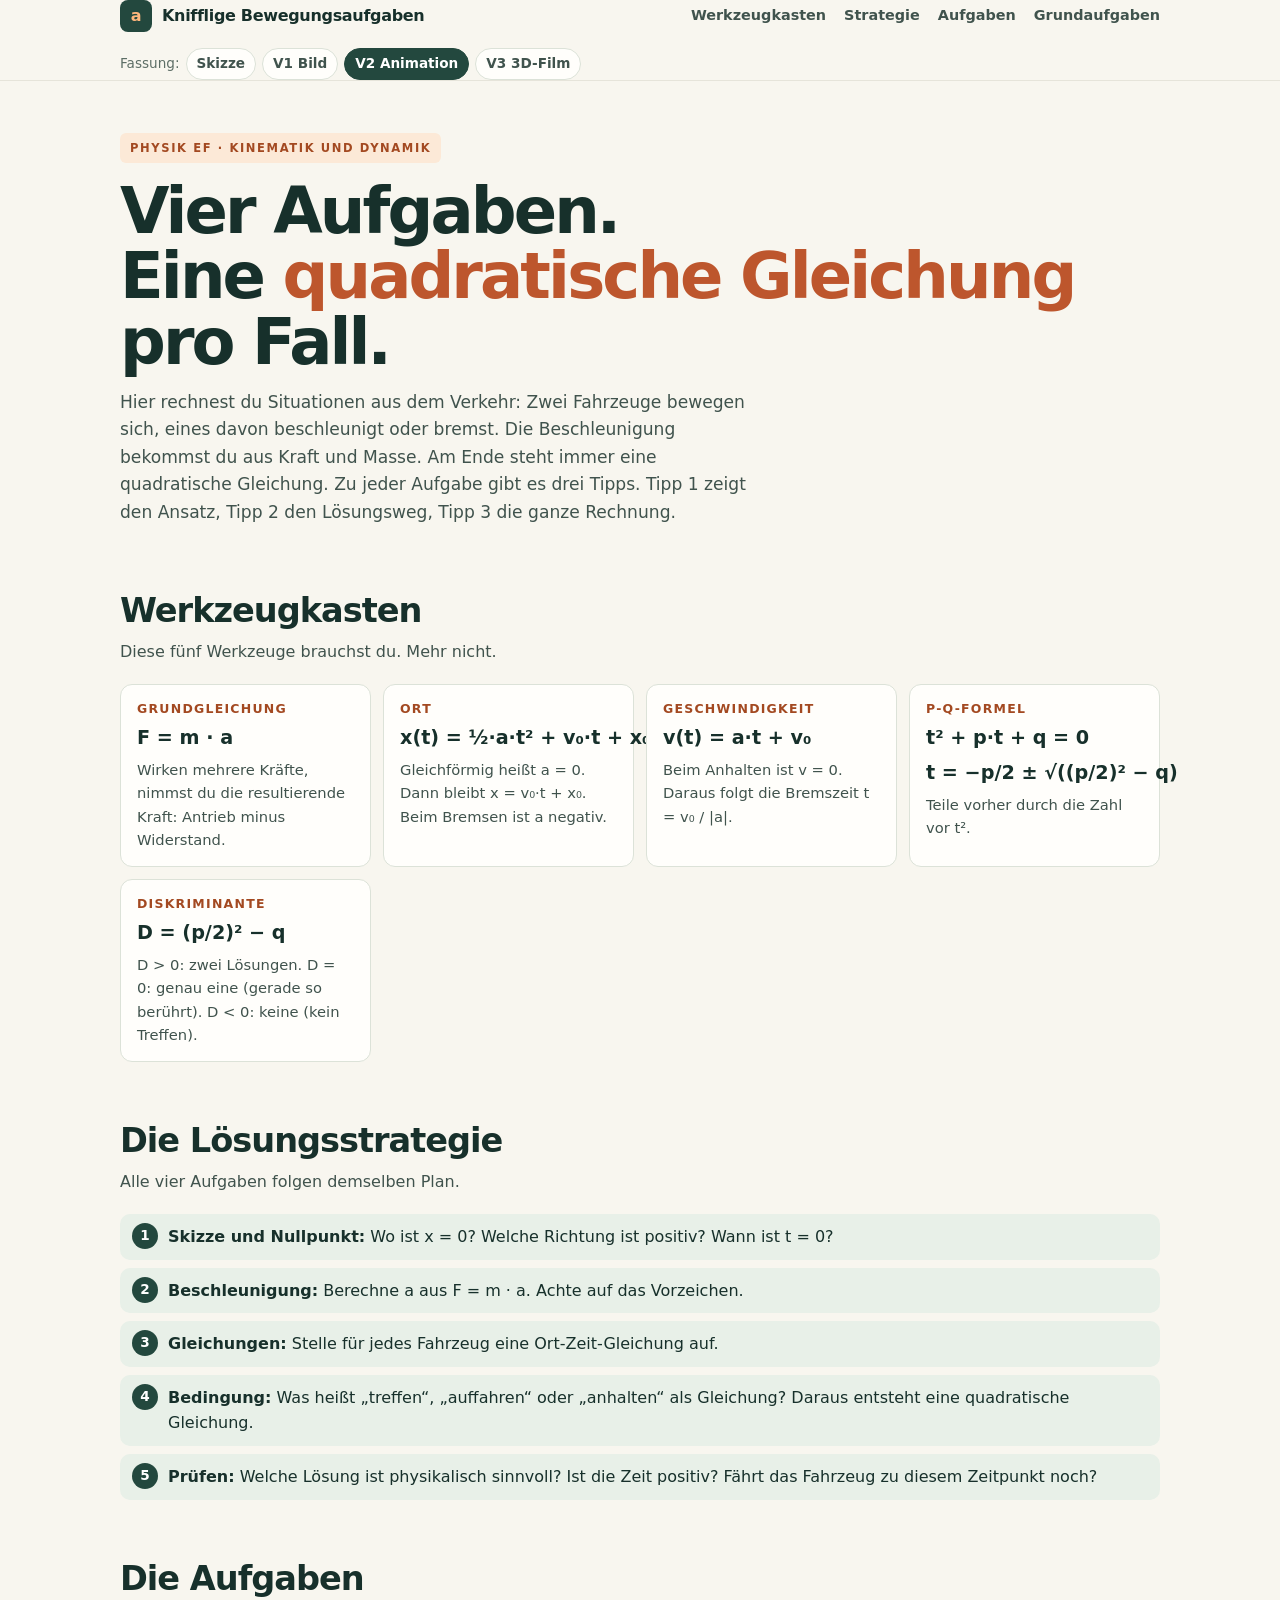
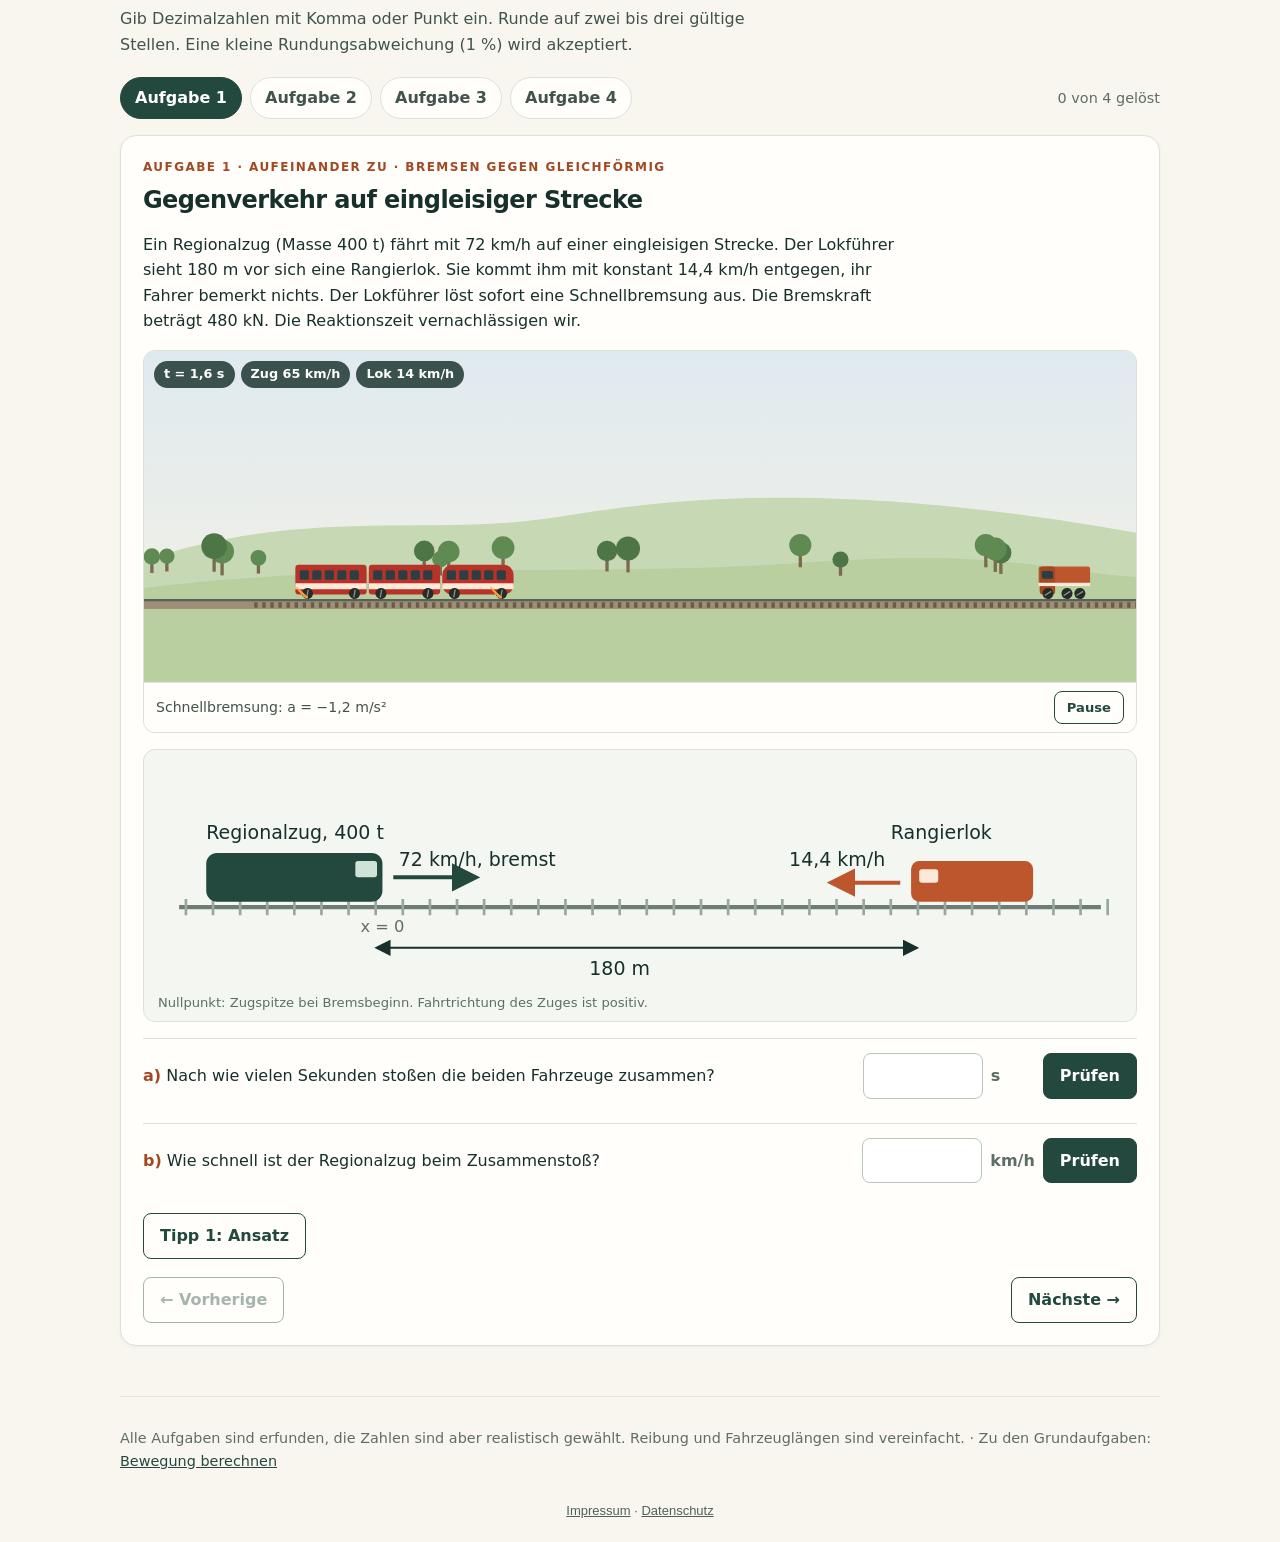
<file: v2/index.html>
<!doctype html>
<html lang="de">
<head>
<meta charset="utf-8">
<meta name="viewport" content="width=device-width, initial-scale=1">
<title>Knifflige Bewegungsaufgaben (V2 Animation) · Physik EF</title>
<meta name="description" content="Vier anspruchsvolle Sachaufgaben zur beschleunigten Bewegung mit F = m·a und quadratischen Gleichungen, mit drei gestuften Tipps.">
<style>
:root{
  color-scheme:light;
  --ink:#17302b;--text:#40534d;--muted:#5d6e66;--paper:#f8f6ef;--white:#fffefb;--line:#dce2d8;
  --green:#23483e;--mint:#e8f0e8;--orange:#f5a563;--rust:#a34921;--peach:#fce9d7;--ok:#2f6b3f;--bad:#a33a21;
  font-family:"Avenir Next",Avenir,system-ui,sans-serif;color:var(--ink);background:var(--paper);
}
*,*::before,*::after{box-sizing:border-box}
body{margin:0;font-size:16px;line-height:1.6;background:var(--paper)}
h1,h2,h3,p{margin:0}
button,input{font:inherit}
button{cursor:pointer}
:focus-visible{outline:3px solid var(--rust);outline-offset:3px}
.wrap{width:min(1040px,calc(100% - 32px));margin-inline:auto}
.top{border-bottom:1px solid #e6e4da}
.top .wrap{min-height:64px;display:flex;align-items:center;justify-content:space-between;gap:16px;flex-wrap:wrap}
.brand{font-weight:800;letter-spacing:-.02em;display:flex;align-items:center;gap:10px}
.brand i{display:grid;place-items:center;width:32px;height:32px;border-radius:8px;background:var(--green);color:#ffb77d;font-style:normal;font-weight:800}
.top nav{display:flex;gap:18px;flex-wrap:wrap}
.top nav a{color:var(--text);font-size:.9rem;font-weight:650;text-decoration:none}
.top nav a:hover{color:var(--rust)}
.hero{padding:52px 0 36px}
.eyebrow{display:inline-block;padding:6px 10px;border-radius:6px;background:var(--peach);color:var(--rust);font-weight:800;font-size:.72rem;letter-spacing:.14em;text-transform:uppercase}
h1{font-size:clamp(2.3rem,5.4vw,4rem);line-height:1.02;letter-spacing:-.045em;margin:16px 0 14px}
h1 span{color:#bd562d}
.lead{max-width:640px;color:var(--text);font-size:1.07rem}
section{padding:30px 0}
h2{font-size:clamp(1.5rem,3vw,2.1rem);letter-spacing:-.03em;line-height:1.15;margin-bottom:8px}
.sub{color:var(--text);max-width:680px;margin-bottom:20px}
.f{font-weight:600;white-space:nowrap}
.tools{display:grid;grid-template-columns:repeat(auto-fit,minmax(220px,1fr));gap:12px}
.tool{background:var(--white);border:1px solid var(--line);border-radius:12px;padding:14px 16px}
.tool b{display:block;font-size:.78rem;letter-spacing:.1em;text-transform:uppercase;color:var(--rust);margin-bottom:4px}
.tool .f{display:block;font-size:1.2rem;margin:4px 0}
.tool p{color:var(--text);font-size:.92rem}
.steps{counter-reset:s;display:grid;gap:8px;margin:0;padding:0;list-style:none}
.steps li{counter-increment:s;background:var(--mint);border-radius:10px;padding:10px 14px 10px 48px;position:relative;color:var(--ink)}
.steps li::before{content:counter(s);position:absolute;left:12px;top:9px;width:26px;height:26px;border-radius:50%;background:var(--green);color:#fff;display:grid;place-items:center;font-weight:800;font-size:.85rem}
.taskbar{display:flex;gap:8px;flex-wrap:wrap;margin-bottom:16px}
.taskbar button{border:1px solid var(--line);background:var(--white);border-radius:999px;padding:7px 14px;font-weight:700;color:var(--text)}
.taskbar button[aria-current="true"]{background:var(--green);border-color:var(--green);color:#fff}
.taskbar button.done::after{content:" ✓";color:#7fd39a}
.taskbar button[aria-current="true"].done::after{color:#b9f0c8}
.progress{color:var(--muted);font-size:.9rem;margin-left:auto;align-self:center}
.card{background:var(--white);border:1px solid var(--line);border-radius:16px;padding:22px;box-shadow:0 1px 3px rgba(23,48,43,.05)}
.card .kicker{color:var(--rust);font-weight:800;font-size:.75rem;letter-spacing:.12em;text-transform:uppercase}
.card h3{font-size:1.5rem;letter-spacing:-.025em;margin:4px 0 12px}
.story{color:var(--ink);max-width:760px}
.medienplatz:empty{display:none}
.fassung{display:flex;gap:6px;flex-wrap:wrap;align-items:center;font-size:.85rem;color:var(--muted)}
.fassung a{padding:4px 10px;border:1px solid var(--line);border-radius:999px;text-decoration:none;color:var(--text);font-weight:650;background:var(--white)}
.fassung a[aria-current="page"]{background:var(--green);border-color:var(--green);color:#fff}
.sketch{margin:16px 0;background:#f3f6f1;border:1px solid var(--line);border-radius:12px;padding:8px}
.sketch svg{display:block;width:100%;height:auto}
.sketch figcaption{font-size:.82rem;color:var(--muted);padding:4px 6px 0}
.q{display:grid;grid-template-columns:1fr auto;gap:10px 16px;align-items:center;border-top:1px solid var(--line);padding:14px 0}
.q p{max-width:600px}
.q p b{color:var(--rust)}
.ans{display:flex;align-items:center;gap:8px}
.ans input{width:120px;padding:9px 10px;border:1px solid #b9c6bc;border-radius:8px;background:#fff;text-align:right}
.ans span{min-width:44px;color:var(--muted);font-weight:650}
.fb{grid-column:1/-1;font-size:.92rem;min-height:0}
.fb.ok{color:var(--ok);font-weight:700}
.fb.bad{color:var(--bad)}
.row{display:flex;gap:10px;flex-wrap:wrap;align-items:center;margin-top:6px}
.btn{border:1px solid var(--green);background:var(--green);color:#fff;border-radius:8px;padding:9px 16px;font-weight:700}
.btn.sec{background:var(--white);color:var(--green)}
.btn:disabled{opacity:.4;cursor:not-allowed}
.hint{margin-top:14px;border-left:4px solid var(--orange);background:var(--peach);border-radius:0 10px 10px 0;padding:12px 16px}
.hint h4{margin:0 0 6px;font-size:.8rem;letter-spacing:.1em;text-transform:uppercase;color:var(--rust)}
.hint.h3{border-left-color:var(--green);background:var(--mint)}
.hint.h3 h4{color:var(--green)}
.hint p,.hint li{margin:4px 0}
.hint ul,.hint ol{margin:4px 0;padding-left:20px}
.eq{display:block;white-space:nowrap;overflow-x:auto;padding-bottom:2px;font-weight:600;font-size:1.04rem;margin:6px 0 6px 10px;white-space:normal}
.nav2{display:flex;justify-content:space-between;gap:10px;margin-top:18px}
.foot{padding:30px 0 10px;color:var(--muted);font-size:.9rem;border-top:1px solid #e6e4da;margin-top:20px}
.foot a{color:var(--green)}
@media (max-width:640px){.q{grid-template-columns:1fr}.card{padding:16px}.progress{margin-left:0;width:100%}}
@media print{.taskbar,.row,.nav2,.top nav{display:none}.hint{display:block!important}.card{break-inside:avoid}}
</style>
<link rel="stylesheet" href="../medien/medien.css?v=448d24ed">
</head>
<body>
<header class="top"><div class="wrap">
  <div class="brand"><i>a</i>Knifflige Bewegungsaufgaben</div>
  <nav><a href="#werkzeug">Werkzeugkasten</a><a href="#strategie">Strategie</a><a href="#aufgaben">Aufgaben</a><a href="https://dm-pkg.de/beschleunigte-bewegung-uebungen/">Grundaufgaben</a></nav>
  <div class="fassung" data-fassung="2">Fassung: <a href="../">Skizze</a><a href="../v1/">V1 Bild</a><a href="../v2/">V2 Animation</a><a href="../v3/">V3 3D-Film</a></div>
</div></header>

<main>
<div class="wrap hero">
  <span class="eyebrow">Physik EF · Kinematik und Dynamik</span>
  <h1>Vier Aufgaben.<br>Eine <span>quadratische Gleichung</span> pro Fall.</h1>
  <p class="lead">Hier rechnest du Situationen aus dem Verkehr: Zwei Fahrzeuge bewegen sich, eines davon beschleunigt oder bremst. Die Beschleunigung bekommst du aus Kraft und Masse. Am Ende steht immer eine quadratische Gleichung. Zu jeder Aufgabe gibt es drei Tipps. Tipp 1 zeigt den Ansatz, Tipp 2 den Lösungsweg, Tipp 3 die ganze Rechnung.</p>
</div>

<section id="werkzeug"><div class="wrap">
  <h2>Werkzeugkasten</h2>
  <p class="sub">Diese fünf Werkzeuge brauchst du. Mehr nicht.</p>
  <div class="tools">
    <div class="tool"><b>Grundgleichung</b><span class="f">F = m · a</span><p>Wirken mehrere Kräfte, nimmst du die resultierende Kraft: Antrieb minus Widerstand.</p></div>
    <div class="tool"><b>Ort</b><span class="f">x(t) = ½·a·t² + v₀·t + x₀</span><p>Gleichförmig heißt a = 0. Dann bleibt x = v₀·t + x₀. Beim Bremsen ist a negativ.</p></div>
    <div class="tool"><b>Geschwindigkeit</b><span class="f">v(t) = a·t + v₀</span><p>Beim Anhalten ist v = 0. Daraus folgt die Bremszeit t = v₀ / |a|.</p></div>
    <div class="tool"><b>p-q-Formel</b><span class="f">t² + p·t + q = 0</span><span class="f">t = −p/2 ± √((p/2)² − q)</span><p>Teile vorher durch die Zahl vor t².</p></div>
    <div class="tool"><b>Diskriminante</b><span class="f">D = (p/2)² − q</span><p>D &gt; 0: zwei Lösungen. D = 0: genau eine (gerade so berührt). D &lt; 0: keine (kein Treffen).</p></div>
  </div>
</div></section>

<section id="strategie"><div class="wrap">
  <h2>Die Lösungsstrategie</h2>
  <p class="sub">Alle vier Aufgaben folgen demselben Plan.</p>
  <ol class="steps">
    <li><b>Skizze und Nullpunkt:</b> Wo ist x = 0? Welche Richtung ist positiv? Wann ist t = 0?</li>
    <li><b>Beschleunigung:</b> Berechne a aus F = m · a. Achte auf das Vorzeichen.</li>
    <li><b>Gleichungen:</b> Stelle für jedes Fahrzeug eine Ort-Zeit-Gleichung auf.</li>
    <li><b>Bedingung:</b> Was heißt „treffen“, „auffahren“ oder „anhalten“ als Gleichung? Daraus entsteht eine quadratische Gleichung.</li>
    <li><b>Prüfen:</b> Welche Lösung ist physikalisch sinnvoll? Ist die Zeit positiv? Fährt das Fahrzeug zu diesem Zeitpunkt noch?</li>
  </ol>
</div></section>

<section id="aufgaben"><div class="wrap">
  <h2>Die Aufgaben</h2>
  <p class="sub">Gib Dezimalzahlen mit Komma oder Punkt ein. Runde auf zwei bis drei gültige Stellen. Eine kleine Rundungsabweichung (1 %) wird akzeptiert.</p>
  <div class="taskbar" id="taskbar" role="tablist"></div>
  <div id="task"></div>
</div></section>
</main>

<div class="wrap foot">Alle Aufgaben sind erfunden, die Zahlen sind aber realistisch gewählt. Reibung und Fahrzeuglängen sind vereinfacht. · Zu den Grundaufgaben: <a href="https://dm-pkg.de/beschleunigte-bewegung-uebungen/">Bewegung berechnen</a></div>

<script>
const SKIZZE = {
zug: `<svg viewBox="0 0 720 170" role="img" aria-label="Skizze: Regionalzug links fährt nach rechts, Rangierlok rechts fährt nach links, Abstand 180 m">
  <line x1="20" y1="110" x2="700" y2="110" stroke="#6d7d75" stroke-width="3"/>
  <g stroke="#9aa79f" stroke-width="2">${Array.from({length:35},(_,i)=>`<line x1="${25+i*20}" y1="104" x2="${25+i*20}" y2="116"/>`).join('')}</g>
  <rect x="40" y="70" width="130" height="36" rx="8" fill="#23483e"/><rect x="150" y="76" width="16" height="12" rx="2" fill="#cfe3d6"/>
  <rect x="560" y="76" width="90" height="30" rx="6" fill="#bd562d"/><rect x="566" y="82" width="14" height="10" rx="2" fill="#fce9d7"/>
  <g font-family="system-ui,sans-serif" font-size="14" fill="#17302b">
   <text x="40" y="60">Regionalzug, 400 t</text><text x="545" y="60">Rangierlok</text>
   <path d="M178 88 h60" stroke="#23483e" stroke-width="3" marker-end="url(#pg)"/><text x="182" y="80">72 km/h, bremst</text>
   <path d="M552 92 h-50" stroke="#bd562d" stroke-width="3" marker-end="url(#po)"/><text x="470" y="80">14,4 km/h</text>
   <path d="M170 140 H560" stroke="#17302b" stroke-width="1.5" marker-start="url(#pk)" marker-end="url(#pk)"/><text x="345" y="160" text-anchor="middle">180 m</text>
   <text x="170" y="128" text-anchor="middle" font-size="12" fill="#5d6e66">x = 0</text>
  </g>
  <defs><marker id="pg" viewBox="0 0 10 10" refX="8" refY="5" markerWidth="7" markerHeight="7" orient="auto"><path d="M0 0L10 5L0 10z" fill="#23483e"/></marker><marker id="po" viewBox="0 0 10 10" refX="8" refY="5" markerWidth="7" markerHeight="7" orient="auto"><path d="M0 0L10 5L0 10z" fill="#bd562d"/></marker><marker id="pk" viewBox="0 0 10 10" refX="5" refY="5" markerWidth="8" markerHeight="8" orient="auto-start-reverse"><path d="M0 0L10 5L0 10z" fill="#17302b"/></marker></defs>
</svg>`,
lkw: `<svg viewBox="0 0 720 170" role="img" aria-label="Skizze: Auto links und Lkw 40 m davor fahren beide nach rechts">
  <rect x="20" y="84" width="680" height="54" fill="#d9ded6"/><line x1="20" y1="111" x2="700" y2="111" stroke="#fff" stroke-width="3" stroke-dasharray="24 18"/>
  <rect x="90" y="92" width="70" height="30" rx="9" fill="#23483e"/>
  <rect x="380" y="86" width="150" height="40" rx="4" fill="#bd562d"/><rect x="530" y="94" width="34" height="32" rx="5" fill="#8f3f1c"/>
  <g font-family="system-ui,sans-serif" font-size="14" fill="#17302b">
   <text x="70" y="70">Auto, 1500 kg</text><text x="400" y="70">Lkw</text>
   <text x="70" y="160">108 km/h, bremst mit 1,5 kN</text><text x="440" y="160">72 km/h, konstant</text>
   <path d="M160 40 H380" stroke="#17302b" stroke-width="1.5" marker-start="url(#qk)" marker-end="url(#qk)"/><text x="270" y="33" text-anchor="middle">40 m</text>
   <line x1="160" y1="44" x2="160" y2="88" stroke="#17302b" stroke-dasharray="3 3"/><line x1="380" y1="44" x2="380" y2="84" stroke="#17302b" stroke-dasharray="3 3"/>
  </g>
  <defs><marker id="qk" viewBox="0 0 10 10" refX="5" refY="5" markerWidth="8" markerHeight="8" orient="auto-start-reverse"><path d="M0 0L10 5L0 10z" fill="#17302b"/></marker></defs>
</svg>`,
ueberholen: `<svg viewBox="0 0 720 190" role="img" aria-label="Skizze: Auto schert hinter einem Traktor aus, Motorrad kommt in 225 m Entfernung entgegen">
  <rect x="20" y="70" width="680" height="84" fill="#d9ded6"/><line x1="20" y1="112" x2="700" y2="112" stroke="#fff" stroke-width="3" stroke-dasharray="24 18"/>
  <rect x="60" y="122" width="62" height="26" rx="8" fill="#23483e"/>
  <rect x="150" y="118" width="58" height="32" rx="4" fill="#6b8f3a"/><circle cx="160" cy="150" r="9" fill="#33402e"/><circle cx="196" cy="148" r="12" fill="#33402e"/>
  <path d="M90 120 C110 104 120 96 140 92" stroke="#23483e" stroke-width="2.5" fill="none" stroke-dasharray="5 4" marker-end="url(#rg)"/>
  <rect x="600" y="80" width="40" height="18" rx="6" fill="#bd562d"/>
  <g font-family="system-ui,sans-serif" font-size="14" fill="#17302b">
   <text x="40" y="176">Auto, 1250 kg, 54 km/h</text><text x="200" y="176">Traktor, 54 km/h</text>
   <text x="560" y="64">Motorrad, 90 km/h</text>
   <path d="M592 89 h-50" stroke="#bd562d" stroke-width="3" marker-end="url(#ro)"/>
   <path d="M122 40 H600" stroke="#17302b" stroke-width="1.5" marker-start="url(#rk)" marker-end="url(#rk)"/><text x="360" y="33" text-anchor="middle">225 m beim Ausscheren</text>
   <text x="300" y="104" font-size="13" fill="#5d6e66">Überholen: 40 m mehr als der Traktor</text>
  </g>
  <defs><marker id="rg" viewBox="0 0 10 10" refX="8" refY="5" markerWidth="7" markerHeight="7" orient="auto"><path d="M0 0L10 5L0 10z" fill="#23483e"/></marker><marker id="ro" viewBox="0 0 10 10" refX="8" refY="5" markerWidth="7" markerHeight="7" orient="auto"><path d="M0 0L10 5L0 10z" fill="#bd562d"/></marker><marker id="rk" viewBox="0 0 10 10" refX="5" refY="5" markerWidth="8" markerHeight="8" orient="auto-start-reverse"><path d="M0 0L10 5L0 10z" fill="#17302b"/></marker></defs>
</svg>`,
kind: `<svg viewBox="0 0 720 170" role="img" aria-label="Skizze: Auto, Kind springt 40 m vor dem Auto hinter einem Bus hervor; Reaktionsweg und Bremsweg">
  <rect x="20" y="80" width="680" height="54" fill="#d9ded6"/><rect x="20" y="70" width="680" height="10" fill="#c5ccc2"/>
  <rect x="60" y="94" width="70" height="30" rx="9" fill="#23483e"/>
  <rect x="470" y="36" width="170" height="36" rx="6" fill="#e2b04a"/><g fill="#fff6dc">${[0,1,2,3,4].map(i=>`<rect x="${480+i*30}" y="42" width="20" height="12" rx="2"/>`).join('')}</g>
  <circle cx="560" cy="92" r="7" fill="#bd562d"/><rect x="554" y="99" width="12" height="18" rx="4" fill="#bd562d"/>
  <g font-family="system-ui,sans-serif" font-size="14" fill="#17302b">
   <text x="50" y="80">Auto, 1200 kg</text><text x="490" y="28">Bus</text><text x="575" y="112">Kind</text>
   <path d="M130 150 H260" stroke="#a34921" stroke-width="2" marker-start="url(#sk)" marker-end="url(#sk)"/><text x="195" y="166" text-anchor="middle" font-size="13">Reaktionsweg (1,0 s)</text>
   <path d="M260 150 H555" stroke="#23483e" stroke-width="2" marker-start="url(#sk)" marker-end="url(#sk)"/><text x="408" y="166" text-anchor="middle" font-size="13">Bremsweg (8,4 kN)</text>
   <text x="342" y="146" text-anchor="middle">40 m</text>
  </g>
  <defs><marker id="sk" viewBox="0 0 10 10" refX="5" refY="5" markerWidth="8" markerHeight="8" orient="auto-start-reverse"><path d="M0 0L10 5L0 10z" fill="#17302b"/></marker></defs>
</svg>`
};

const AUFGABEN = [
{
  id:"zug", titel:"Gegenverkehr auf eingleisiger Strecke", art:"Aufeinander zu · Bremsen gegen gleichförmig",
  text:`Ein Regionalzug (Masse 400 t) fährt mit 72 km/h auf einer eingleisigen Strecke. Der Lokführer sieht 180 m vor sich eine Rangierlok. Sie kommt ihm mit konstant 14,4 km/h entgegen, ihr Fahrer bemerkt nichts. Der Lokführer löst sofort eine Schnellbremsung aus. Die Bremskraft beträgt 480 kN. Die Reaktionszeit vernachlässigen wir.`,
  caption:"Nullpunkt: Zugspitze bei Bremsbeginn. Fahrtrichtung des Zuges ist positiv.",
  fragen:[
    {t:"Nach wie vielen Sekunden stoßen die beiden Fahrzeuge zusammen?", unit:"s", wert:10},
    {t:"Wie schnell ist der Regionalzug beim Zusammenstoß?", unit:"km/h", wert:28.8}
  ],
  tipps:[
`<p><b>Gegeben:</b> m = 400 t, F<sub>B</sub> = 480 kN, v<sub>Z</sub> = 72 km/h, v<sub>L</sub> = 14,4 km/h, d = 180 m. <b>Gesucht:</b> a) Zeit t<sub>1</sub> bis zum Zusammenstoß, b) v<sub>Z</sub>(t<sub>1</sub>).</p>
<ul><li>Nullpunkt an der Zugspitze bei Bremsbeginn, Fahrtrichtung des Zuges positiv.</li><li>Den Betrag der Bremsverzögerung a liefert F = m · a.</li><li>Stelle für Zug und Lok je eine Ort-Zeit-Gleichung auf, nur mit Buchstaben. Die Lok startet bei d und fährt in negative Richtung.</li><li>Zusammenstoß heißt: x<sub>Z</sub>(t) = x<sub>L</sub>(t).</li></ul>`,
`<p>Beschleunigung: <span class="eq">a = F<sub>B</sub> / m</span></p>
<p>Ort-Zeit-Gleichungen:</p>
<span class="eq">x<sub>Z</sub>(t) = v<sub>Z</sub>·t − ½·a·t²</span>
<span class="eq">x<sub>L</sub>(t) = d − v<sub>L</sub>·t</span>
<p>Gleichsetzen, alles auf eine Seite, durch ½·a teilen:</p>
<span class="eq">t² − (2·(v<sub>Z</sub> + v<sub>L</sub>) / a)·t + 2·d / a = 0</span>
<p>Löse mit der p-q-Formel nach t auf. Du bekommst zwei Lösungen. Vergleiche mit der Zeit bis zum Stillstand t<sub>S</sub> = v<sub>Z</sub> / a. Erst ganz am Ende setzt du Zahlen ein.</p>
<p>Für b): <span class="eq">v<sub>Z</sub>(t<sub>1</sub>) = v<sub>Z</sub> − a·t<sub>1</sub></span></p>`,
`<ol>
<li><b>Beschleunigung:</b> <span class="eq">a = F<sub>B</sub> / m</span></li>
<li><b>Ansatz:</b> x<sub>Z</sub>(t) = x<sub>L</sub>(t) <span class="eq">v<sub>Z</sub>·t − ½·a·t² = d − v<sub>L</sub>·t</span></li>
<li><b>Umformen:</b> <span class="eq">½·a·t² − (v<sub>Z</sub> + v<sub>L</sub>)·t + d = 0 &nbsp;| · 2/a</span><span class="eq">t² − (2·(v<sub>Z</sub> + v<sub>L</sub>) / a)·t + 2·d / a = 0</span></li>
<li><b>p-q-Formel:</b> <span class="eq">t<sub>1,2</sub> = (v<sub>Z</sub> + v<sub>L</sub>) / a ± √( ((v<sub>Z</sub> + v<sub>L</sub>) / a)² − 2·d / a )</span></li>
<li><b>Lösung auswählen:</b> Der Zug steht nach t<sub>S</sub> = v<sub>Z</sub> / a still. Danach gilt x<sub>Z</sub>(t) nicht mehr. Also gilt das Minuszeichen.</li>
<li><b>Zahlen einsetzen:</b> v<sub>Z</sub> = 20 m/s, v<sub>L</sub> = 4 m/s.
<span class="eq">a = 480 000 N / 400 000 kg = 1,2 m/s²</span>
<span class="eq">(v<sub>Z</sub> + v<sub>L</sub>) / a = (20 m/s + 4 m/s) / 1,2 m/s² = 20 s</span>
<span class="eq">2·d / a = 2 · 180 m / 1,2 m/s² = 300 s²</span>
<span class="eq">t<sub>1,2</sub> = 20 s ± √(400 s² − 300 s²) = 20 s ± 10 s</span>
<span class="eq">t<sub>S</sub> = 20 m/s / 1,2 m/s² ≈ 16,7 s</span>
<b>a)</b> t<sub>2</sub> = 30 s liegt nach dem Stillstand und fällt weg. Zusammenstoß nach <b>t<sub>1</sub> = 10 s</b>.</li>
<li><b>b)</b> <span class="eq">v<sub>Z</sub>(t<sub>1</sub>) = v<sub>Z</sub> − a·t<sub>1</sub> = 20 m/s − 1,2 m/s² · 10 s</span><span class="eq">&nbsp;&nbsp;&nbsp;= 8 m/s = <b>28,8 km/h</b></span></li>
</ol>
<p>Kontrolle: x<sub>Z</sub>(t<sub>1</sub>) = 20 m/s · 10 s − ½ · 1,2 m/s² · (10 s)² = 140 m. Die Lok fährt in 10 s genau 40 m, und 140 m + 40 m = 180 m.</p>
<p>Deutung: Die Bremsung verhindert den Unfall nicht. Sie senkt aber die Geschwindigkeit des Zuges von 72 km/h auf unter 30 km/h.</p>`
  ]
},
{
  id:"lkw", titel:"Auffahrunfall auf nassem Laub", art:"Gleiche Richtung · Diskriminante",
  text:`Ein Auto (Masse 1500 kg) fährt mit 108 km/h. 40 m vor ihm fährt ein Lkw mit konstant 72 km/h. Der Fahrer des Autos bremst. Auf nassem Laub erreichen die Bremsen aber nur eine Bremskraft von 1,5 kN. Die 40 m Abstand gelten bei Bremsbeginn.`,
  caption:"Nullpunkt: Front des Autos bei Bremsbeginn. Beide fahren in positive Richtung.",
  fragen:[
    {t:"Nach welcher Zeit fährt das Auto auf den Lkw auf?", unit:"s", wert:10-Math.sqrt(20)},
    {t:"Welche Bremskraft wäre mindestens nötig gewesen, um den Unfall gerade noch zu vermeiden?", unit:"N", wert:1875}
  ],
  tipps:[
`<p><b>Gegeben:</b> m = 1500 kg, F<sub>B</sub> = 1,5 kN, v<sub>A</sub> = 108 km/h, v<sub>L</sub> = 72 km/h, d = 40 m. <b>Gesucht:</b> a) Zeit t<sub>1</sub> bis zum Auffahren, b) kleinste Bremskraft F<sub>min</sub>.</p>
<ul><li>Nullpunkt an der Front des Autos bei Bremsbeginn.</li><li>Auto: gleichmäßig verzögert. Lkw: gleichförmig, startet bei d.</li><li>Auffahren heißt x<sub>A</sub>(t) = x<sub>L</sub>(t).</li><li>Für b): „Gerade noch vermieden“ heißt: Die quadratische Gleichung hat <em>genau eine</em> Lösung. Was gilt dann für die Diskriminante?</li></ul>`,
`<p>Beschleunigung: <span class="eq">a = F<sub>B</sub> / m</span></p>
<span class="eq">x<sub>A</sub>(t) = v<sub>A</sub>·t − ½·a·t²</span>
<span class="eq">x<sub>L</sub>(t) = d + v<sub>L</sub>·t</span>
<p>Gleichsetzen und durch ½·a teilen. Mit Δv = v<sub>A</sub> − v<sub>L</sub> wird es übersichtlich:</p>
<span class="eq">t² − (2·Δv / a)·t + 2·d / a = 0</span>
<p>a) p-q-Formel, die kleinere Lösung ist der erste Kontakt.</p>
<p>b) Diskriminante gleich null setzen: <span class="eq">(Δv / a)² − 2·d / a = 0</span> Nach a auflösen, dann F = m·a. Zahlen erst am Schluss.</p>`,
`<ol>
<li><b>Ansatz:</b> x<sub>A</sub>(t) = x<sub>L</sub>(t) <span class="eq">v<sub>A</sub>·t − ½·a·t² = d + v<sub>L</sub>·t</span></li>
<li><b>Umformen</b> mit Δv = v<sub>A</sub> − v<sub>L</sub>: <span class="eq">½·a·t² − Δv·t + d = 0 &nbsp;| · 2/a</span><span class="eq">t² − (2·Δv / a)·t + 2·d / a = 0</span></li>
<li><b>p-q-Formel:</b> <span class="eq">t<sub>1,2</sub> = Δv / a ± √( (Δv / a)² − 2·d / a )</span> Der erste Kontakt ist die kleinere Lösung t<sub>1</sub> (Minuszeichen).</li>
<li><b>Zahlen einsetzen:</b> v<sub>A</sub> = 30 m/s, v<sub>L</sub> = 20 m/s, Δv = 10 m/s.
<span class="eq">a = F<sub>B</sub> / m = 1500 N / 1500 kg = 1 m/s²</span>
<span class="eq">Δv / a = 10 m/s / 1 m/s² = 10 s, &nbsp; 2·d / a = 2 · 40 m / 1 m/s² = 80 s²</span>
<span class="eq">t<sub>1</sub> = 10 s − √(100 s² − 80 s²) ≈ 10 s − 4,47 s</span>
<b>a)</b> Das Auto fährt nach <b>t<sub>1</sub> ≈ 5,53 s</b> auf. Es ist dann noch v<sub>A</sub> − a·t<sub>1</sub> ≈ 24,5 m/s schnell, also etwa 16 km/h schneller als der Lkw.</li>
<li><b>b) Bedingung:</b> genau eine Lösung, also Diskriminante null:
<span class="eq">(Δv / a)² − 2·d / a = 0 &nbsp;| · a²</span>
<span class="eq">Δv² − 2·d·a = 0 &nbsp;⇒&nbsp; a<sub>min</sub> = Δv² / (2·d)</span>
<span class="eq">F<sub>min</sub> = m · a<sub>min</sub> = m · Δv² / (2·d)</span></li>
<li><b>Zahlen einsetzen:</b> <span class="eq">F<sub>min</sub> = 1500 kg · (10 m/s)² / (2 · 40 m) = <b>1875 N</b></span></li>
</ol>
<p>Kontrolle: Mit a<sub>min</sub> = 1,25 m/s² berührt das Auto den Lkw bei t = Δv / a<sub>min</sub> = 8 s. Genau dann ist es so schnell wie der Lkw.</p>`
  ]
},
{
  id:"ueberholen", titel:"Überholen mit Gegenverkehr", art:"Resultierende Kraft · Aufeinander zu",
  text:`Ein Auto (Masse 1250 kg) fährt mit 54 km/h hinter einem Traktor her, der ebenfalls 54 km/h fährt. Der Fahrer schert zum Überholen aus und gibt Vollgas. Der Motor liefert eine Antriebskraft von 3,0 kN. Luft- und Rollwiderstand bremsen zusammen mit 0,5 kN. Das Auto ist fertig, wenn es 40 m mehr zurückgelegt hat als der Traktor. Beim Ausscheren kommt in 225 m Entfernung ein Motorrad mit konstant 90 km/h entgegen.`,
  caption:"Nullpunkt: Front des Autos beim Ausscheren. Fahrtrichtung des Autos ist positiv.",
  fragen:[
    {t:"Nach welcher Zeit würden sich Auto und Motorrad treffen?", unit:"s", wert:5},
    {t:"Welchen Abstand zum Motorrad hätte das Auto beim Ausscheren mindestens haben müssen, um gefahrlos zu überholen?", unit:"m", wert:40*Math.sqrt(40)+40}
  ],
  tipps:[
`<p><b>Gegeben:</b> m = 1250 kg, F<sub>A</sub> = 3,0 kN, F<sub>W</sub> = 0,5 kN, v<sub>0</sub> = 54 km/h (Auto und Traktor), v<sub>M</sub> = 90 km/h, D = 225 m, Δs = 40 m. <b>Gesucht:</b> a) Zeit t<sub>1</sub> bis zum Treffen mit dem Motorrad, b) kleinster Abstand D<sub>min</sub>.</p>
<ul><li>Zuerst die resultierende Kraft F<sub>res</sub> = F<sub>A</sub> − F<sub>W</sub>, dann a = F<sub>res</sub> / m.</li><li>Treffen mit dem Motorrad: x<sub>A</sub>(t) = x<sub>M</sub>(t). Das Motorrad startet bei D und fährt in negative Richtung.</li><li>Dauer des Überholens: Auto und Traktor haben dasselbe v<sub>0</sub>. Der Vorsprung wächst also nur durch ½·a·t².</li><li>Für b): Das Treffen darf frühestens am Ende des Überholens passieren.</li></ul>`,
`<p>Beschleunigung: <span class="eq">a = (F<sub>A</sub> − F<sub>W</sub>) / m</span></p>
<span class="eq">x<sub>A</sub>(t) = v<sub>0</sub>·t + ½·a·t²</span>
<span class="eq">x<sub>M</sub>(t) = D − v<sub>M</sub>·t</span>
<p>Gleichsetzen und durch ½·a teilen:</p>
<span class="eq">t² + (2·(v<sub>0</sub> + v<sub>M</sub>) / a)·t − 2·D / a = 0</span>
<p>Überholdauer: Vorsprung ½·a·t<sub>Ü</sub>² = Δs, also <span class="eq">t<sub>Ü</sub> = √(2·Δs / a)</span></p>
<p>Für b): Setze x<sub>A</sub>(t<sub>Ü</sub>) = x<sub>M</sub>(t<sub>Ü</sub>) an und löse nach D auf. Zahlen erst am Schluss.</p>`,
`<ol>
<li><b>Beschleunigung:</b> <span class="eq">a = (F<sub>A</sub> − F<sub>W</sub>) / m</span></li>
<li><b>Ansatz:</b> x<sub>A</sub>(t) = x<sub>M</sub>(t) <span class="eq">v<sub>0</sub>·t + ½·a·t² = D − v<sub>M</sub>·t</span></li>
<li><b>Umformen:</b> <span class="eq">½·a·t² + (v<sub>0</sub> + v<sub>M</sub>)·t − D = 0 &nbsp;| · 2/a</span><span class="eq">t² + (2·(v<sub>0</sub> + v<sub>M</sub>) / a)·t − 2·D / a = 0</span></li>
<li><b>p-q-Formel:</b> <span class="eq">t<sub>1,2</sub> = −(v<sub>0</sub> + v<sub>M</sub>) / a ± √( ((v<sub>0</sub> + v<sub>M</sub>) / a)² + 2·D / a )</span> Nur das Pluszeichen gibt eine positive Zeit.</li>
<li><b>Zahlen einsetzen:</b> v<sub>0</sub> = 15 m/s, v<sub>M</sub> = 25 m/s.
<span class="eq">a = (3000 N − 500 N) / 1250 kg = 2 m/s²</span>
<span class="eq">(v<sub>0</sub> + v<sub>M</sub>) / a = 40 m/s / 2 m/s² = 20 s, &nbsp; 2·D / a = 2 · 225 m / 2 m/s² = 225 s²</span>
<span class="eq">t<sub>1</sub> = −20 s + √(400 s² + 225 s²) = −20 s + 25 s</span>
<b>a)</b> Auto und Motorrad treffen sich nach <b>t<sub>1</sub> = 5 s</b>.</li>
<li><b>Überholdauer:</b> <span class="eq">½·a·t<sub>Ü</sub>² = Δs &nbsp;⇒&nbsp; t<sub>Ü</sub> = √(2·Δs / a) = √(2 · 40 m / 2 m/s²) ≈ 6,32 s</span> Das ist länger als 5 s. Das Auto muss den Überholvorgang abbrechen!</li>
<li><b>b) Ansatz:</b> Treffen genau bei t<sub>Ü</sub>: <span class="eq">v<sub>0</sub>·t<sub>Ü</sub> + ½·a·t<sub>Ü</sub>² = D<sub>min</sub> − v<sub>M</sub>·t<sub>Ü</sub></span>
Mit ½·a·t<sub>Ü</sub>² = Δs folgt: <span class="eq">D<sub>min</sub> = (v<sub>0</sub> + v<sub>M</sub>)·t<sub>Ü</sub> + Δs = (v<sub>0</sub> + v<sub>M</sub>)·√(2·Δs / a) + Δs</span></li>
<li><b>Zahlen einsetzen:</b> <span class="eq">D<sub>min</sub> = 40 m/s · 6,32 s + 40 m ≈ <b>293 m</b></span></li>
</ol>
<p>Zusatz: Am Ende fährt das Auto v<sub>0</sub> + a·t<sub>Ü</sub> ≈ 27,6 m/s ≈ 100 km/h. Mehr ist auf der Landstraße ohnehin nicht erlaubt.</p>`
  ]
},
{
  id:"kind", titel:"Das Kind hinter dem Bus", art:"Substitution · Unbekannt ist v₀",
  text:`Ein Kind springt 40 m vor einem Auto (Masse 1200 kg) hinter einem haltenden Bus auf die Straße. Die Fahrerin reagiert nach 1,0 s. In dieser Zeit fährt das Auto unverändert weiter. Danach bremst sie voll, die Bremskraft beträgt 8,4 kN.`,
  caption:"Anhalteweg = Reaktionsweg (gleichförmig) + Bremsweg (gleichmäßig verzögert).",
  fragen:[
    {t:"Wie schnell darf das Auto höchstens fahren, damit es noch vor dem Kind zum Stehen kommt?", unit:"km/h", wert:(-7+Math.sqrt(609))*3.6},
    {t:"Das Auto fährt aber 72 km/h. Mit welcher Geschwindigkeit erreicht es die Stelle, an der das Kind steht?", unit:"km/h", wert:Math.sqrt(120)*3.6}
  ],
  tipps:[
`<p><b>Gegeben:</b> m = 1200 kg, F<sub>B</sub> = 8,4 kN, t<sub>R</sub> = 1,0 s, s = 40 m; in b) v<sub>1</sub> = 72 km/h. <b>Gesucht:</b> a) größte Anfangsgeschwindigkeit v<sub>0</sub>, b) Geschwindigkeit v beim Kind.</p>
<ul><li>Hier ist v<sub>0</sub> die Unbekannte, nicht die Zeit.</li><li>Anhalteweg = Reaktionsweg (gleichförmig) + Bremsweg (gleichmäßig verzögert).</li><li>Die Bremszeit kennst du nicht. Hol sie dir aus v(t) = v<sub>0</sub> − a·t mit v = 0 und setze sie in die Ort-Gleichung ein (Substitution).</li><li>So entsteht eine quadratische Gleichung in v<sub>0</sub>.</li></ul>`,
`<p>Beschleunigung: <span class="eq">a = F<sub>B</sub> / m</span></p>
<p>Reaktionsweg: <span class="eq">s<sub>R</sub> = v<sub>0</sub>·t<sub>R</sub></span></p>
<p>Bremszeit aus v(t<sub>B</sub>) = 0: <span class="eq">t<sub>B</sub> = v<sub>0</sub> / a</span></p>
<p>Einsetzen in die Ort-Gleichung (Substitution):</p>
<span class="eq">s<sub>B</sub> = v<sub>0</sub>·t<sub>B</sub> − ½·a·t<sub>B</sub>² = v<sub>0</sub>² / (2·a)</span>
<p>Ansatz: s<sub>R</sub> + s<sub>B</sub> = s ergibt eine quadratische Gleichung in v<sub>0</sub>. Bringe sie auf Normalform und nutze die p-q-Formel.</p>
<p>Für b): Leite genauso allgemein her: Nach der Bremsstrecke s' gilt <span class="eq">v² = v<sub>1</sub>² − 2·a·s'</span> mit s' = s − v<sub>1</sub>·t<sub>R</sub>.</p>`,
`<ol>
<li><b>Beschleunigung:</b> <span class="eq">a = F<sub>B</sub> / m</span></li>
<li><b>Bremsweg durch Substitution:</b> <span class="eq">v(t<sub>B</sub>) = v<sub>0</sub> − a·t<sub>B</sub> = 0 &nbsp;⇒&nbsp; t<sub>B</sub> = v<sub>0</sub> / a</span><span class="eq">s<sub>B</sub> = v<sub>0</sub>·(v<sub>0</sub> / a) − ½·a·(v<sub>0</sub> / a)²</span><span class="eq">&nbsp;&nbsp;&nbsp;&nbsp;= v<sub>0</sub>² / a − v<sub>0</sub>² / (2·a) = v<sub>0</sub>² / (2·a)</span></li>
<li><b>Ansatz:</b> s<sub>R</sub> + s<sub>B</sub> = s <span class="eq">v<sub>0</sub>·t<sub>R</sub> + v<sub>0</sub>² / (2·a) = s &nbsp;| · 2a</span><span class="eq">v<sub>0</sub>² + 2·a·t<sub>R</sub>·v<sub>0</sub> − 2·a·s = 0</span></li>
<li><b>p-q-Formel:</b> <span class="eq">v<sub>0</sub> = −a·t<sub>R</sub> + √( (a·t<sub>R</sub>)² + 2·a·s )</span> Nur das Pluszeichen gibt eine positive Geschwindigkeit.</li>
<li><b>Zahlen einsetzen:</b>
<span class="eq">a = 8400 N / 1200 kg = 7 m/s²</span>
<span class="eq">v<sub>0</sub> = −7 m/s² · 1,0 s + √( (7 m/s)² + 2 · 7 m/s² · 40 m )</span><span class="eq">&nbsp;&nbsp;&nbsp;= −7 m/s + √(609 m²/s²) ≈ 17,68 m/s</span>
<b>a)</b> v<sub>0</sub> ≈ 17,7 m/s ≈ <b>63,6 km/h</b>.</li>
<li><b>b) Herleitung:</b> Bremsstrecke bis zum Kind s' = s − v<sub>1</sub>·t<sub>R</sub>. Aus v = v<sub>1</sub> − a·t folgt t = (v<sub>1</sub> − v) / a. Einsetzen in s' = v<sub>1</sub>·t − ½·a·t²:
<span class="eq">s' = v<sub>1</sub>·(v<sub>1</sub> − v) / a − (v<sub>1</sub> − v)² / (2·a)</span><span class="eq">&nbsp;&nbsp;&nbsp;= (v<sub>1</sub>² − v²) / (2·a)</span>
<span class="eq">⇒ &nbsp; v = √( v<sub>1</sub>² − 2·a·(s − v<sub>1</sub>·t<sub>R</sub>) )</span></li>
<li><b>Zahlen einsetzen:</b> v<sub>1</sub> = 20 m/s.
<span class="eq">v = √( (20 m/s)² − 2 · 7 m/s² · (40 m − 20 m/s · 1,0 s) )</span><span class="eq">&nbsp;&nbsp;&nbsp;= √(120 m²/s²) ≈ 10,95 m/s</span>
<b>b)</b> v ≈ <b>39,4 km/h</b>.</li>
</ol>
<p>Deutung: Bei Tempo 72 statt etwa 64 trifft das Auto das Kind noch mit fast 40 km/h. Ein paar km/h mehr machen beim Anhalten einen großen Unterschied.</p>`
  ]
}
];

const KEY = "knobelaufgaben:v1";
let state = {};
try { state = JSON.parse(localStorage.getItem(KEY)) || {}; } catch (e) { state = {}; }
const save = () => { try { localStorage.setItem(KEY, JSON.stringify(state)); } catch (e) {} };
const solved = id => AUFGABEN.find(a => a.id === id).fragen.every((_, i) => state[id + i]);
let cur = 0;

function parse(raw) {
  const v = raw.trim().replace(/^−/, "-").replace(/\s/g, "").replace(",", ".");
  return /^[+-]?(\d+(\.\d*)?|\.\d+)$/.test(v) ? Number(v) : NaN;
}
function bar() {
  const tb = document.getElementById("taskbar");
  tb.innerHTML = AUFGABEN.map((a, i) => `<button role="tab" aria-current="${i === cur}" class="${solved(a.id) ? "done" : ""}" data-i="${i}">Aufgabe ${i + 1}</button>`).join("")
    + `<span class="progress">${AUFGABEN.filter(a => solved(a.id)).length} von 4 gelöst</span>`;
  tb.querySelectorAll("button").forEach(b => b.onclick = () => { cur = +b.dataset.i; render(); document.getElementById("aufgaben").scrollIntoView({behavior: "smooth"}); });
}
function render() {
  const A = AUFGABEN[cur], el = document.getElementById("task");
  const shown = state[A.id + "tipp"] || 0;
  el.innerHTML = `<article class="card">
    <div class="kicker">Aufgabe ${cur + 1} · ${A.art}</div>
    <h3>${A.titel}</h3>
    <p class="story">${A.text}</p>
    <div class="medienplatz"></div>
    <figure class="sketch">${SKIZZE[A.id]}<figcaption>${A.caption}</figcaption></figure>
    ${A.fragen.map((f, i) => `<form class="q" data-i="${i}">
      <p><b>${"ab"[i]})</b> ${f.t}</p>
      <div class="ans"><input inputmode="decimal" autocomplete="off" aria-label="Antwort ${"ab"[i]} in ${f.unit}" value="${state[A.id + i] ? String(+f.wert.toPrecision(3)).replace(".", ",") : ""}"><span>${f.unit}</span><button class="btn">Prüfen</button></div>
      <div class="fb ${state[A.id + i] ? "ok" : ""}" aria-live="polite">${state[A.id + i] ? "Richtig!" : ""}</div>
    </form>`).join("")}
    <div class="row">
      <button class="btn sec" id="tipp" ${shown >= 3 ? "disabled" : ""}>${["Tipp 1: Ansatz", "Tipp 2: Lösungsweg", "Tipp 3: Ganze Lösung", "Alle Tipps offen"][shown]}</button>
      ${shown ? `<button class="btn sec" id="zu">Tipps verbergen</button>` : ""}
    </div>
    <div id="tipps">${A.tipps.slice(0, shown).map((t, i) => `<div class="hint ${i === 2 ? "h3" : ""}"><h4>${["Tipp 1 · Ansatz", "Tipp 2 · Ansatz und Lösungsskizze", "Tipp 3 · Die gerechnete Lösung"][i]}</h4>${t}</div>`).join("")}</div>
    <div class="nav2"><button class="btn sec" id="prev" ${cur === 0 ? "disabled" : ""}>← Vorherige</button><button class="btn sec" id="next" ${cur === 3 ? "disabled" : ""}>Nächste →</button></div>
  </article>`;
  el.querySelectorAll("form.q").forEach(f => f.onsubmit = ev => {
    ev.preventDefault();
    const i = +f.dataset.i, F = A.fragen[i], v = parse(f.querySelector("input").value), fb = f.querySelector(".fb");
    if (!Number.isFinite(v)) { fb.className = "fb bad"; fb.textContent = "Gib eine Zahl ein. Die Einheit steht schon neben dem Feld."; return; }
    if (Math.abs(v - F.wert) <= Math.abs(F.wert) * 0.01) {
      fb.className = "fb ok"; fb.textContent = "Richtig!"; state[A.id + i] = true; save(); bar();
    } else {
      fb.className = "fb bad";
      fb.textContent = Math.abs(v + F.wert) <= Math.abs(F.wert) * 0.01 ? "Der Betrag stimmt, das Vorzeichen nicht. Hier ist ein Betrag gefragt."
        : (F.unit === "km/h" && Math.abs(v * 3.6 - F.wert) <= Math.abs(F.wert) * 0.01) ? "Fast: Du hast das Ergebnis in m/s. Gefragt ist km/h."
        : "Das stimmt noch nicht. Prüfe Vorzeichen und Einheiten oder hol dir den nächsten Tipp.";
    }
  });
  el.querySelector("#tipp").onclick = () => { state[A.id + "tipp"] = Math.min(3, shown + 1); save(); render(); el.querySelectorAll(".hint")[shown]?.scrollIntoView({behavior: "smooth", block: "nearest"}); };
  const zu = el.querySelector("#zu"); if (zu) zu.onclick = () => { state[A.id + "tipp"] = 0; save(); render(); };
  el.querySelector("#prev").onclick = () => { cur--; render(); };
  el.querySelector("#next").onclick = () => { cur++; render(); };
  if (window.medien) {
    el.querySelector(".medienplatz").appendChild(MEDIEN);
    if (MEDIEN.dataset.id !== A.id) { MEDIEN.dataset.id = A.id; window.medien(A.id, MEDIEN); }
  }
  bar();
}
const MEDIEN = document.createElement("div"); MEDIEN.className = "medien";
window.neuZeichnen = render;
{ const n = +document.querySelector(".fassung").dataset.fassung; document.querySelectorAll(".fassung a")[n].setAttribute("aria-current", "page"); }
render();
</script>
<!-- rechtliches --><style>.erik-recht{font:13px/1.5 -apple-system,BlinkMacSystemFont,"Segoe UI",Roboto,sans-serif;text-align:center;padding:18px 12px 22px;opacity:.75}.erik-recht a{color:inherit}@media print{.erik-recht{display:none}}</style><footer class="erik-recht"><a href="https://dm-pkg.de/impressum.html">Impressum</a> · <a href="https://dm-pkg.de/datenschutz.html">Datenschutz</a></footer><!-- /rechtliches --><script src="../medien/lib/motion.js?v=5832b29a"></script>
<script src="../medien/physik.js?v=c539d05e"></script>
<script src="../medien/v2.js?v=f6ea3b9f"></script>
</body>
</html>
</file>
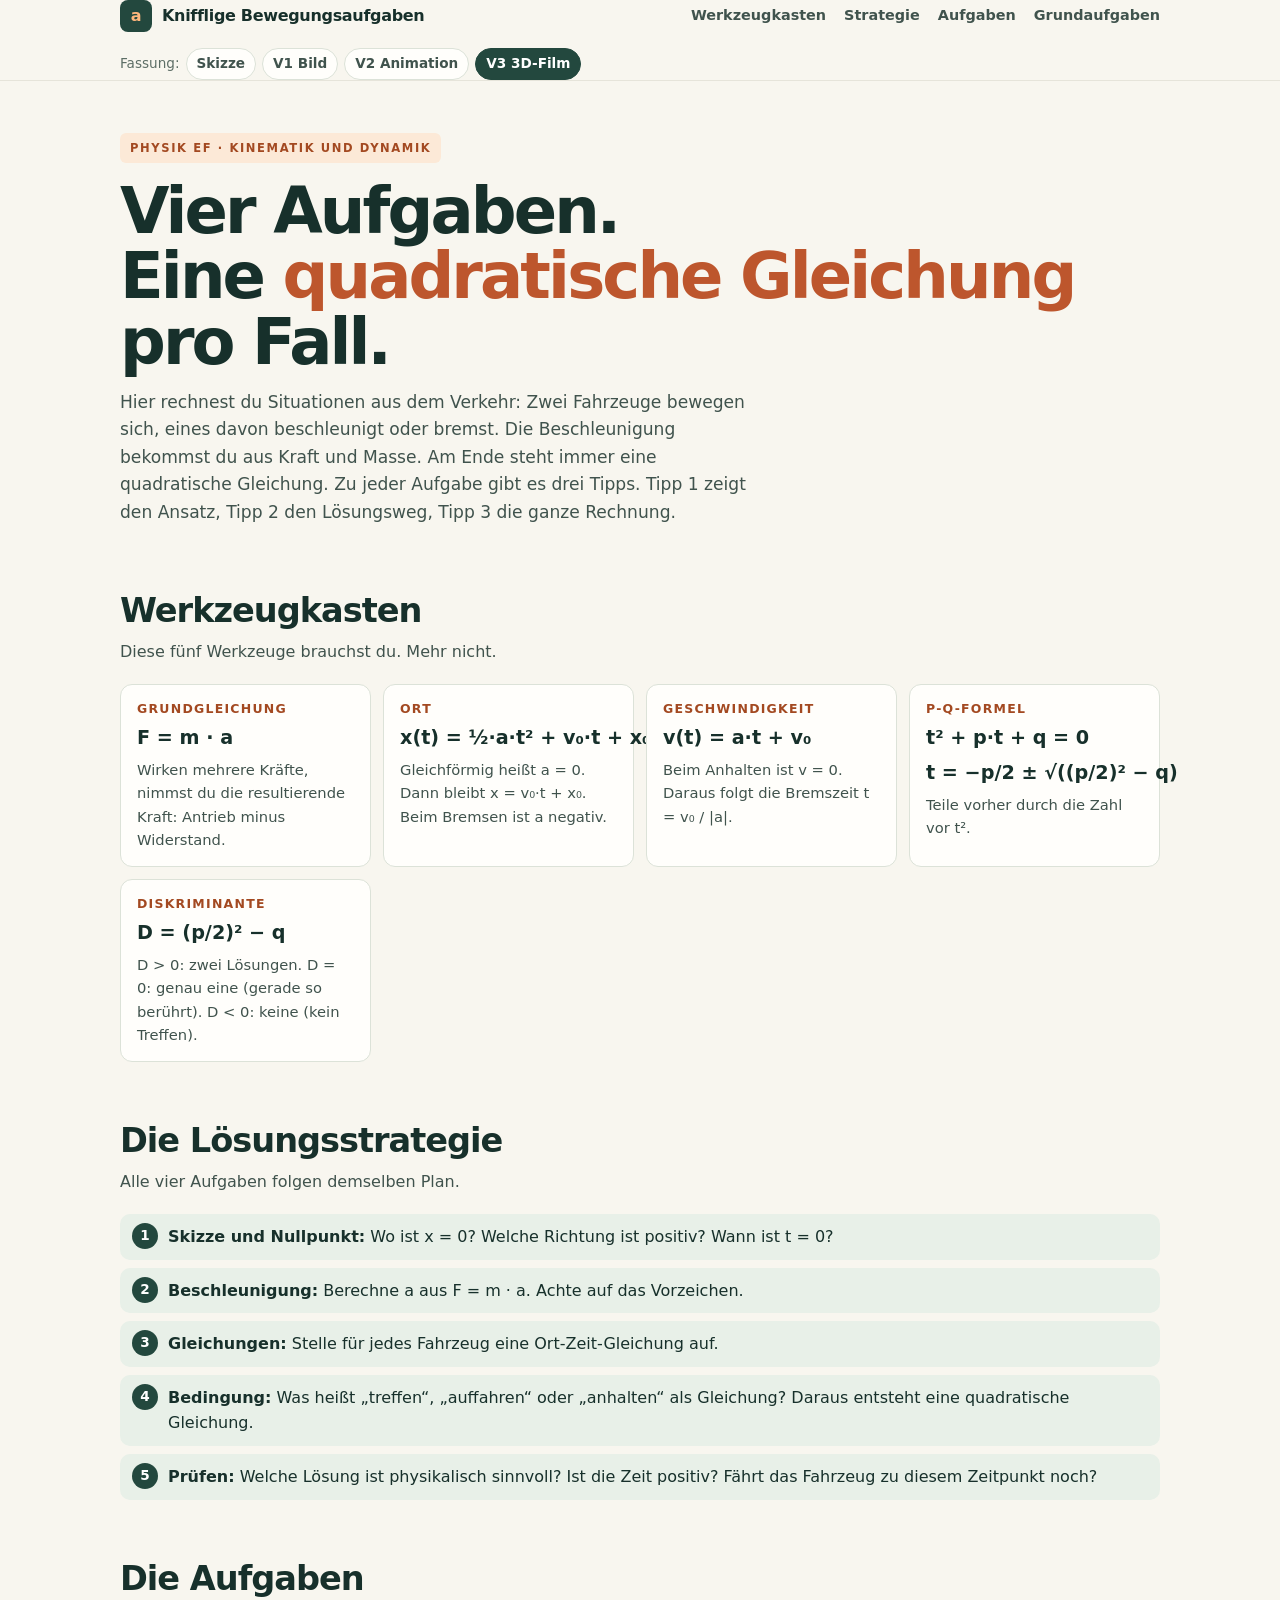
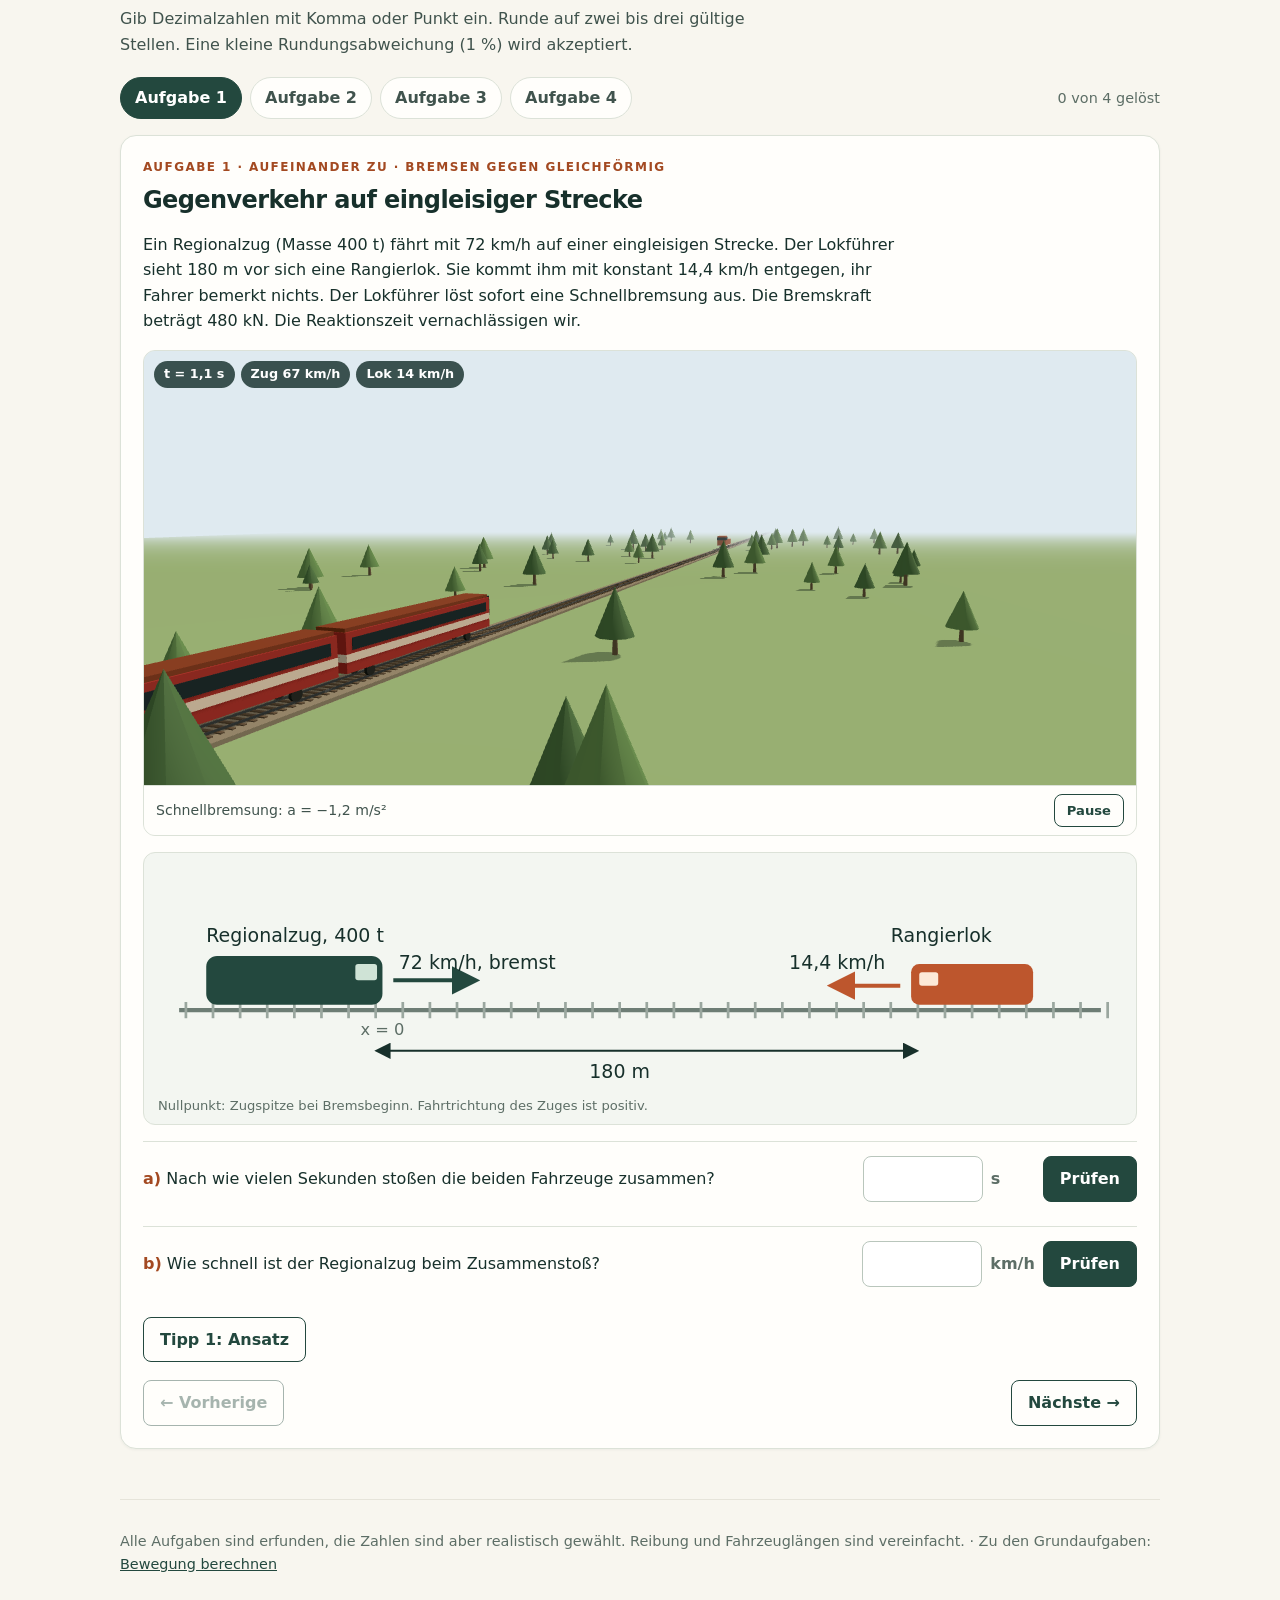
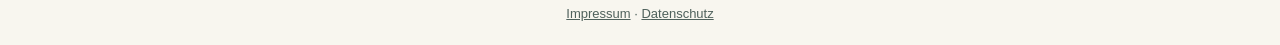
<file: v3/index.html>
<!doctype html>
<html lang="de">
<head>
<meta charset="utf-8">
<meta name="viewport" content="width=device-width, initial-scale=1">
<title>Knifflige Bewegungsaufgaben (V3 3D-Film) · Physik EF</title>
<meta name="description" content="Vier anspruchsvolle Sachaufgaben zur beschleunigten Bewegung mit F = m·a und quadratischen Gleichungen, mit drei gestuften Tipps.">
<style>
:root{
  color-scheme:light;
  --ink:#17302b;--text:#40534d;--muted:#5d6e66;--paper:#f8f6ef;--white:#fffefb;--line:#dce2d8;
  --green:#23483e;--mint:#e8f0e8;--orange:#f5a563;--rust:#a34921;--peach:#fce9d7;--ok:#2f6b3f;--bad:#a33a21;
  font-family:"Avenir Next",Avenir,system-ui,sans-serif;color:var(--ink);background:var(--paper);
}
*,*::before,*::after{box-sizing:border-box}
body{margin:0;font-size:16px;line-height:1.6;background:var(--paper)}
h1,h2,h3,p{margin:0}
button,input{font:inherit}
button{cursor:pointer}
:focus-visible{outline:3px solid var(--rust);outline-offset:3px}
.wrap{width:min(1040px,calc(100% - 32px));margin-inline:auto}
.top{border-bottom:1px solid #e6e4da}
.top .wrap{min-height:64px;display:flex;align-items:center;justify-content:space-between;gap:16px;flex-wrap:wrap}
.brand{font-weight:800;letter-spacing:-.02em;display:flex;align-items:center;gap:10px}
.brand i{display:grid;place-items:center;width:32px;height:32px;border-radius:8px;background:var(--green);color:#ffb77d;font-style:normal;font-weight:800}
.top nav{display:flex;gap:18px;flex-wrap:wrap}
.top nav a{color:var(--text);font-size:.9rem;font-weight:650;text-decoration:none}
.top nav a:hover{color:var(--rust)}
.hero{padding:52px 0 36px}
.eyebrow{display:inline-block;padding:6px 10px;border-radius:6px;background:var(--peach);color:var(--rust);font-weight:800;font-size:.72rem;letter-spacing:.14em;text-transform:uppercase}
h1{font-size:clamp(2.3rem,5.4vw,4rem);line-height:1.02;letter-spacing:-.045em;margin:16px 0 14px}
h1 span{color:#bd562d}
.lead{max-width:640px;color:var(--text);font-size:1.07rem}
section{padding:30px 0}
h2{font-size:clamp(1.5rem,3vw,2.1rem);letter-spacing:-.03em;line-height:1.15;margin-bottom:8px}
.sub{color:var(--text);max-width:680px;margin-bottom:20px}
.f{font-weight:600;white-space:nowrap}
.tools{display:grid;grid-template-columns:repeat(auto-fit,minmax(220px,1fr));gap:12px}
.tool{background:var(--white);border:1px solid var(--line);border-radius:12px;padding:14px 16px}
.tool b{display:block;font-size:.78rem;letter-spacing:.1em;text-transform:uppercase;color:var(--rust);margin-bottom:4px}
.tool .f{display:block;font-size:1.2rem;margin:4px 0}
.tool p{color:var(--text);font-size:.92rem}
.steps{counter-reset:s;display:grid;gap:8px;margin:0;padding:0;list-style:none}
.steps li{counter-increment:s;background:var(--mint);border-radius:10px;padding:10px 14px 10px 48px;position:relative;color:var(--ink)}
.steps li::before{content:counter(s);position:absolute;left:12px;top:9px;width:26px;height:26px;border-radius:50%;background:var(--green);color:#fff;display:grid;place-items:center;font-weight:800;font-size:.85rem}
.taskbar{display:flex;gap:8px;flex-wrap:wrap;margin-bottom:16px}
.taskbar button{border:1px solid var(--line);background:var(--white);border-radius:999px;padding:7px 14px;font-weight:700;color:var(--text)}
.taskbar button[aria-current="true"]{background:var(--green);border-color:var(--green);color:#fff}
.taskbar button.done::after{content:" ✓";color:#7fd39a}
.taskbar button[aria-current="true"].done::after{color:#b9f0c8}
.progress{color:var(--muted);font-size:.9rem;margin-left:auto;align-self:center}
.card{background:var(--white);border:1px solid var(--line);border-radius:16px;padding:22px;box-shadow:0 1px 3px rgba(23,48,43,.05)}
.card .kicker{color:var(--rust);font-weight:800;font-size:.75rem;letter-spacing:.12em;text-transform:uppercase}
.card h3{font-size:1.5rem;letter-spacing:-.025em;margin:4px 0 12px}
.story{color:var(--ink);max-width:760px}
.medienplatz:empty{display:none}
.fassung{display:flex;gap:6px;flex-wrap:wrap;align-items:center;font-size:.85rem;color:var(--muted)}
.fassung a{padding:4px 10px;border:1px solid var(--line);border-radius:999px;text-decoration:none;color:var(--text);font-weight:650;background:var(--white)}
.fassung a[aria-current="page"]{background:var(--green);border-color:var(--green);color:#fff}
.sketch{margin:16px 0;background:#f3f6f1;border:1px solid var(--line);border-radius:12px;padding:8px}
.sketch svg{display:block;width:100%;height:auto}
.sketch figcaption{font-size:.82rem;color:var(--muted);padding:4px 6px 0}
.q{display:grid;grid-template-columns:1fr auto;gap:10px 16px;align-items:center;border-top:1px solid var(--line);padding:14px 0}
.q p{max-width:600px}
.q p b{color:var(--rust)}
.ans{display:flex;align-items:center;gap:8px}
.ans input{width:120px;padding:9px 10px;border:1px solid #b9c6bc;border-radius:8px;background:#fff;text-align:right}
.ans span{min-width:44px;color:var(--muted);font-weight:650}
.fb{grid-column:1/-1;font-size:.92rem;min-height:0}
.fb.ok{color:var(--ok);font-weight:700}
.fb.bad{color:var(--bad)}
.row{display:flex;gap:10px;flex-wrap:wrap;align-items:center;margin-top:6px}
.btn{border:1px solid var(--green);background:var(--green);color:#fff;border-radius:8px;padding:9px 16px;font-weight:700}
.btn.sec{background:var(--white);color:var(--green)}
.btn:disabled{opacity:.4;cursor:not-allowed}
.hint{margin-top:14px;border-left:4px solid var(--orange);background:var(--peach);border-radius:0 10px 10px 0;padding:12px 16px}
.hint h4{margin:0 0 6px;font-size:.8rem;letter-spacing:.1em;text-transform:uppercase;color:var(--rust)}
.hint.h3{border-left-color:var(--green);background:var(--mint)}
.hint.h3 h4{color:var(--green)}
.hint p,.hint li{margin:4px 0}
.hint ul,.hint ol{margin:4px 0;padding-left:20px}
.eq{display:block;white-space:nowrap;overflow-x:auto;padding-bottom:2px;font-weight:600;font-size:1.04rem;margin:6px 0 6px 10px;white-space:normal}
.nav2{display:flex;justify-content:space-between;gap:10px;margin-top:18px}
.foot{padding:30px 0 10px;color:var(--muted);font-size:.9rem;border-top:1px solid #e6e4da;margin-top:20px}
.foot a{color:var(--green)}
@media (max-width:640px){.q{grid-template-columns:1fr}.card{padding:16px}.progress{margin-left:0;width:100%}}
@media print{.taskbar,.row,.nav2,.top nav{display:none}.hint{display:block!important}.card{break-inside:avoid}}
</style>
<link rel="stylesheet" href="../medien/medien.css?v=448d24ed">
</head>
<body>
<header class="top"><div class="wrap">
  <div class="brand"><i>a</i>Knifflige Bewegungsaufgaben</div>
  <nav><a href="#werkzeug">Werkzeugkasten</a><a href="#strategie">Strategie</a><a href="#aufgaben">Aufgaben</a><a href="https://dm-pkg.de/beschleunigte-bewegung-uebungen/">Grundaufgaben</a></nav>
  <div class="fassung" data-fassung="3">Fassung: <a href="../">Skizze</a><a href="../v1/">V1 Bild</a><a href="../v2/">V2 Animation</a><a href="../v3/">V3 3D-Film</a></div>
</div></header>

<main>
<div class="wrap hero">
  <span class="eyebrow">Physik EF · Kinematik und Dynamik</span>
  <h1>Vier Aufgaben.<br>Eine <span>quadratische Gleichung</span> pro Fall.</h1>
  <p class="lead">Hier rechnest du Situationen aus dem Verkehr: Zwei Fahrzeuge bewegen sich, eines davon beschleunigt oder bremst. Die Beschleunigung bekommst du aus Kraft und Masse. Am Ende steht immer eine quadratische Gleichung. Zu jeder Aufgabe gibt es drei Tipps. Tipp 1 zeigt den Ansatz, Tipp 2 den Lösungsweg, Tipp 3 die ganze Rechnung.</p>
</div>

<section id="werkzeug"><div class="wrap">
  <h2>Werkzeugkasten</h2>
  <p class="sub">Diese fünf Werkzeuge brauchst du. Mehr nicht.</p>
  <div class="tools">
    <div class="tool"><b>Grundgleichung</b><span class="f">F = m · a</span><p>Wirken mehrere Kräfte, nimmst du die resultierende Kraft: Antrieb minus Widerstand.</p></div>
    <div class="tool"><b>Ort</b><span class="f">x(t) = ½·a·t² + v₀·t + x₀</span><p>Gleichförmig heißt a = 0. Dann bleibt x = v₀·t + x₀. Beim Bremsen ist a negativ.</p></div>
    <div class="tool"><b>Geschwindigkeit</b><span class="f">v(t) = a·t + v₀</span><p>Beim Anhalten ist v = 0. Daraus folgt die Bremszeit t = v₀ / |a|.</p></div>
    <div class="tool"><b>p-q-Formel</b><span class="f">t² + p·t + q = 0</span><span class="f">t = −p/2 ± √((p/2)² − q)</span><p>Teile vorher durch die Zahl vor t².</p></div>
    <div class="tool"><b>Diskriminante</b><span class="f">D = (p/2)² − q</span><p>D &gt; 0: zwei Lösungen. D = 0: genau eine (gerade so berührt). D &lt; 0: keine (kein Treffen).</p></div>
  </div>
</div></section>

<section id="strategie"><div class="wrap">
  <h2>Die Lösungsstrategie</h2>
  <p class="sub">Alle vier Aufgaben folgen demselben Plan.</p>
  <ol class="steps">
    <li><b>Skizze und Nullpunkt:</b> Wo ist x = 0? Welche Richtung ist positiv? Wann ist t = 0?</li>
    <li><b>Beschleunigung:</b> Berechne a aus F = m · a. Achte auf das Vorzeichen.</li>
    <li><b>Gleichungen:</b> Stelle für jedes Fahrzeug eine Ort-Zeit-Gleichung auf.</li>
    <li><b>Bedingung:</b> Was heißt „treffen“, „auffahren“ oder „anhalten“ als Gleichung? Daraus entsteht eine quadratische Gleichung.</li>
    <li><b>Prüfen:</b> Welche Lösung ist physikalisch sinnvoll? Ist die Zeit positiv? Fährt das Fahrzeug zu diesem Zeitpunkt noch?</li>
  </ol>
</div></section>

<section id="aufgaben"><div class="wrap">
  <h2>Die Aufgaben</h2>
  <p class="sub">Gib Dezimalzahlen mit Komma oder Punkt ein. Runde auf zwei bis drei gültige Stellen. Eine kleine Rundungsabweichung (1 %) wird akzeptiert.</p>
  <div class="taskbar" id="taskbar" role="tablist"></div>
  <div id="task"></div>
</div></section>
</main>

<div class="wrap foot">Alle Aufgaben sind erfunden, die Zahlen sind aber realistisch gewählt. Reibung und Fahrzeuglängen sind vereinfacht. · Zu den Grundaufgaben: <a href="https://dm-pkg.de/beschleunigte-bewegung-uebungen/">Bewegung berechnen</a></div>

<script>
const SKIZZE = {
zug: `<svg viewBox="0 0 720 170" role="img" aria-label="Skizze: Regionalzug links fährt nach rechts, Rangierlok rechts fährt nach links, Abstand 180 m">
  <line x1="20" y1="110" x2="700" y2="110" stroke="#6d7d75" stroke-width="3"/>
  <g stroke="#9aa79f" stroke-width="2">${Array.from({length:35},(_,i)=>`<line x1="${25+i*20}" y1="104" x2="${25+i*20}" y2="116"/>`).join('')}</g>
  <rect x="40" y="70" width="130" height="36" rx="8" fill="#23483e"/><rect x="150" y="76" width="16" height="12" rx="2" fill="#cfe3d6"/>
  <rect x="560" y="76" width="90" height="30" rx="6" fill="#bd562d"/><rect x="566" y="82" width="14" height="10" rx="2" fill="#fce9d7"/>
  <g font-family="system-ui,sans-serif" font-size="14" fill="#17302b">
   <text x="40" y="60">Regionalzug, 400 t</text><text x="545" y="60">Rangierlok</text>
   <path d="M178 88 h60" stroke="#23483e" stroke-width="3" marker-end="url(#pg)"/><text x="182" y="80">72 km/h, bremst</text>
   <path d="M552 92 h-50" stroke="#bd562d" stroke-width="3" marker-end="url(#po)"/><text x="470" y="80">14,4 km/h</text>
   <path d="M170 140 H560" stroke="#17302b" stroke-width="1.5" marker-start="url(#pk)" marker-end="url(#pk)"/><text x="345" y="160" text-anchor="middle">180 m</text>
   <text x="170" y="128" text-anchor="middle" font-size="12" fill="#5d6e66">x = 0</text>
  </g>
  <defs><marker id="pg" viewBox="0 0 10 10" refX="8" refY="5" markerWidth="7" markerHeight="7" orient="auto"><path d="M0 0L10 5L0 10z" fill="#23483e"/></marker><marker id="po" viewBox="0 0 10 10" refX="8" refY="5" markerWidth="7" markerHeight="7" orient="auto"><path d="M0 0L10 5L0 10z" fill="#bd562d"/></marker><marker id="pk" viewBox="0 0 10 10" refX="5" refY="5" markerWidth="8" markerHeight="8" orient="auto-start-reverse"><path d="M0 0L10 5L0 10z" fill="#17302b"/></marker></defs>
</svg>`,
lkw: `<svg viewBox="0 0 720 170" role="img" aria-label="Skizze: Auto links und Lkw 40 m davor fahren beide nach rechts">
  <rect x="20" y="84" width="680" height="54" fill="#d9ded6"/><line x1="20" y1="111" x2="700" y2="111" stroke="#fff" stroke-width="3" stroke-dasharray="24 18"/>
  <rect x="90" y="92" width="70" height="30" rx="9" fill="#23483e"/>
  <rect x="380" y="86" width="150" height="40" rx="4" fill="#bd562d"/><rect x="530" y="94" width="34" height="32" rx="5" fill="#8f3f1c"/>
  <g font-family="system-ui,sans-serif" font-size="14" fill="#17302b">
   <text x="70" y="70">Auto, 1500 kg</text><text x="400" y="70">Lkw</text>
   <text x="70" y="160">108 km/h, bremst mit 1,5 kN</text><text x="440" y="160">72 km/h, konstant</text>
   <path d="M160 40 H380" stroke="#17302b" stroke-width="1.5" marker-start="url(#qk)" marker-end="url(#qk)"/><text x="270" y="33" text-anchor="middle">40 m</text>
   <line x1="160" y1="44" x2="160" y2="88" stroke="#17302b" stroke-dasharray="3 3"/><line x1="380" y1="44" x2="380" y2="84" stroke="#17302b" stroke-dasharray="3 3"/>
  </g>
  <defs><marker id="qk" viewBox="0 0 10 10" refX="5" refY="5" markerWidth="8" markerHeight="8" orient="auto-start-reverse"><path d="M0 0L10 5L0 10z" fill="#17302b"/></marker></defs>
</svg>`,
ueberholen: `<svg viewBox="0 0 720 190" role="img" aria-label="Skizze: Auto schert hinter einem Traktor aus, Motorrad kommt in 225 m Entfernung entgegen">
  <rect x="20" y="70" width="680" height="84" fill="#d9ded6"/><line x1="20" y1="112" x2="700" y2="112" stroke="#fff" stroke-width="3" stroke-dasharray="24 18"/>
  <rect x="60" y="122" width="62" height="26" rx="8" fill="#23483e"/>
  <rect x="150" y="118" width="58" height="32" rx="4" fill="#6b8f3a"/><circle cx="160" cy="150" r="9" fill="#33402e"/><circle cx="196" cy="148" r="12" fill="#33402e"/>
  <path d="M90 120 C110 104 120 96 140 92" stroke="#23483e" stroke-width="2.5" fill="none" stroke-dasharray="5 4" marker-end="url(#rg)"/>
  <rect x="600" y="80" width="40" height="18" rx="6" fill="#bd562d"/>
  <g font-family="system-ui,sans-serif" font-size="14" fill="#17302b">
   <text x="40" y="176">Auto, 1250 kg, 54 km/h</text><text x="200" y="176">Traktor, 54 km/h</text>
   <text x="560" y="64">Motorrad, 90 km/h</text>
   <path d="M592 89 h-50" stroke="#bd562d" stroke-width="3" marker-end="url(#ro)"/>
   <path d="M122 40 H600" stroke="#17302b" stroke-width="1.5" marker-start="url(#rk)" marker-end="url(#rk)"/><text x="360" y="33" text-anchor="middle">225 m beim Ausscheren</text>
   <text x="300" y="104" font-size="13" fill="#5d6e66">Überholen: 40 m mehr als der Traktor</text>
  </g>
  <defs><marker id="rg" viewBox="0 0 10 10" refX="8" refY="5" markerWidth="7" markerHeight="7" orient="auto"><path d="M0 0L10 5L0 10z" fill="#23483e"/></marker><marker id="ro" viewBox="0 0 10 10" refX="8" refY="5" markerWidth="7" markerHeight="7" orient="auto"><path d="M0 0L10 5L0 10z" fill="#bd562d"/></marker><marker id="rk" viewBox="0 0 10 10" refX="5" refY="5" markerWidth="8" markerHeight="8" orient="auto-start-reverse"><path d="M0 0L10 5L0 10z" fill="#17302b"/></marker></defs>
</svg>`,
kind: `<svg viewBox="0 0 720 170" role="img" aria-label="Skizze: Auto, Kind springt 40 m vor dem Auto hinter einem Bus hervor; Reaktionsweg und Bremsweg">
  <rect x="20" y="80" width="680" height="54" fill="#d9ded6"/><rect x="20" y="70" width="680" height="10" fill="#c5ccc2"/>
  <rect x="60" y="94" width="70" height="30" rx="9" fill="#23483e"/>
  <rect x="470" y="36" width="170" height="36" rx="6" fill="#e2b04a"/><g fill="#fff6dc">${[0,1,2,3,4].map(i=>`<rect x="${480+i*30}" y="42" width="20" height="12" rx="2"/>`).join('')}</g>
  <circle cx="560" cy="92" r="7" fill="#bd562d"/><rect x="554" y="99" width="12" height="18" rx="4" fill="#bd562d"/>
  <g font-family="system-ui,sans-serif" font-size="14" fill="#17302b">
   <text x="50" y="80">Auto, 1200 kg</text><text x="490" y="28">Bus</text><text x="575" y="112">Kind</text>
   <path d="M130 150 H260" stroke="#a34921" stroke-width="2" marker-start="url(#sk)" marker-end="url(#sk)"/><text x="195" y="166" text-anchor="middle" font-size="13">Reaktionsweg (1,0 s)</text>
   <path d="M260 150 H555" stroke="#23483e" stroke-width="2" marker-start="url(#sk)" marker-end="url(#sk)"/><text x="408" y="166" text-anchor="middle" font-size="13">Bremsweg (8,4 kN)</text>
   <text x="342" y="146" text-anchor="middle">40 m</text>
  </g>
  <defs><marker id="sk" viewBox="0 0 10 10" refX="5" refY="5" markerWidth="8" markerHeight="8" orient="auto-start-reverse"><path d="M0 0L10 5L0 10z" fill="#17302b"/></marker></defs>
</svg>`
};

const AUFGABEN = [
{
  id:"zug", titel:"Gegenverkehr auf eingleisiger Strecke", art:"Aufeinander zu · Bremsen gegen gleichförmig",
  text:`Ein Regionalzug (Masse 400 t) fährt mit 72 km/h auf einer eingleisigen Strecke. Der Lokführer sieht 180 m vor sich eine Rangierlok. Sie kommt ihm mit konstant 14,4 km/h entgegen, ihr Fahrer bemerkt nichts. Der Lokführer löst sofort eine Schnellbremsung aus. Die Bremskraft beträgt 480 kN. Die Reaktionszeit vernachlässigen wir.`,
  caption:"Nullpunkt: Zugspitze bei Bremsbeginn. Fahrtrichtung des Zuges ist positiv.",
  fragen:[
    {t:"Nach wie vielen Sekunden stoßen die beiden Fahrzeuge zusammen?", unit:"s", wert:10},
    {t:"Wie schnell ist der Regionalzug beim Zusammenstoß?", unit:"km/h", wert:28.8}
  ],
  tipps:[
`<p><b>Gegeben:</b> m = 400 t, F<sub>B</sub> = 480 kN, v<sub>Z</sub> = 72 km/h, v<sub>L</sub> = 14,4 km/h, d = 180 m. <b>Gesucht:</b> a) Zeit t<sub>1</sub> bis zum Zusammenstoß, b) v<sub>Z</sub>(t<sub>1</sub>).</p>
<ul><li>Nullpunkt an der Zugspitze bei Bremsbeginn, Fahrtrichtung des Zuges positiv.</li><li>Den Betrag der Bremsverzögerung a liefert F = m · a.</li><li>Stelle für Zug und Lok je eine Ort-Zeit-Gleichung auf, nur mit Buchstaben. Die Lok startet bei d und fährt in negative Richtung.</li><li>Zusammenstoß heißt: x<sub>Z</sub>(t) = x<sub>L</sub>(t).</li></ul>`,
`<p>Beschleunigung: <span class="eq">a = F<sub>B</sub> / m</span></p>
<p>Ort-Zeit-Gleichungen:</p>
<span class="eq">x<sub>Z</sub>(t) = v<sub>Z</sub>·t − ½·a·t²</span>
<span class="eq">x<sub>L</sub>(t) = d − v<sub>L</sub>·t</span>
<p>Gleichsetzen, alles auf eine Seite, durch ½·a teilen:</p>
<span class="eq">t² − (2·(v<sub>Z</sub> + v<sub>L</sub>) / a)·t + 2·d / a = 0</span>
<p>Löse mit der p-q-Formel nach t auf. Du bekommst zwei Lösungen. Vergleiche mit der Zeit bis zum Stillstand t<sub>S</sub> = v<sub>Z</sub> / a. Erst ganz am Ende setzt du Zahlen ein.</p>
<p>Für b): <span class="eq">v<sub>Z</sub>(t<sub>1</sub>) = v<sub>Z</sub> − a·t<sub>1</sub></span></p>`,
`<ol>
<li><b>Beschleunigung:</b> <span class="eq">a = F<sub>B</sub> / m</span></li>
<li><b>Ansatz:</b> x<sub>Z</sub>(t) = x<sub>L</sub>(t) <span class="eq">v<sub>Z</sub>·t − ½·a·t² = d − v<sub>L</sub>·t</span></li>
<li><b>Umformen:</b> <span class="eq">½·a·t² − (v<sub>Z</sub> + v<sub>L</sub>)·t + d = 0 &nbsp;| · 2/a</span><span class="eq">t² − (2·(v<sub>Z</sub> + v<sub>L</sub>) / a)·t + 2·d / a = 0</span></li>
<li><b>p-q-Formel:</b> <span class="eq">t<sub>1,2</sub> = (v<sub>Z</sub> + v<sub>L</sub>) / a ± √( ((v<sub>Z</sub> + v<sub>L</sub>) / a)² − 2·d / a )</span></li>
<li><b>Lösung auswählen:</b> Der Zug steht nach t<sub>S</sub> = v<sub>Z</sub> / a still. Danach gilt x<sub>Z</sub>(t) nicht mehr. Also gilt das Minuszeichen.</li>
<li><b>Zahlen einsetzen:</b> v<sub>Z</sub> = 20 m/s, v<sub>L</sub> = 4 m/s.
<span class="eq">a = 480 000 N / 400 000 kg = 1,2 m/s²</span>
<span class="eq">(v<sub>Z</sub> + v<sub>L</sub>) / a = (20 m/s + 4 m/s) / 1,2 m/s² = 20 s</span>
<span class="eq">2·d / a = 2 · 180 m / 1,2 m/s² = 300 s²</span>
<span class="eq">t<sub>1,2</sub> = 20 s ± √(400 s² − 300 s²) = 20 s ± 10 s</span>
<span class="eq">t<sub>S</sub> = 20 m/s / 1,2 m/s² ≈ 16,7 s</span>
<b>a)</b> t<sub>2</sub> = 30 s liegt nach dem Stillstand und fällt weg. Zusammenstoß nach <b>t<sub>1</sub> = 10 s</b>.</li>
<li><b>b)</b> <span class="eq">v<sub>Z</sub>(t<sub>1</sub>) = v<sub>Z</sub> − a·t<sub>1</sub> = 20 m/s − 1,2 m/s² · 10 s</span><span class="eq">&nbsp;&nbsp;&nbsp;= 8 m/s = <b>28,8 km/h</b></span></li>
</ol>
<p>Kontrolle: x<sub>Z</sub>(t<sub>1</sub>) = 20 m/s · 10 s − ½ · 1,2 m/s² · (10 s)² = 140 m. Die Lok fährt in 10 s genau 40 m, und 140 m + 40 m = 180 m.</p>
<p>Deutung: Die Bremsung verhindert den Unfall nicht. Sie senkt aber die Geschwindigkeit des Zuges von 72 km/h auf unter 30 km/h.</p>`
  ]
},
{
  id:"lkw", titel:"Auffahrunfall auf nassem Laub", art:"Gleiche Richtung · Diskriminante",
  text:`Ein Auto (Masse 1500 kg) fährt mit 108 km/h. 40 m vor ihm fährt ein Lkw mit konstant 72 km/h. Der Fahrer des Autos bremst. Auf nassem Laub erreichen die Bremsen aber nur eine Bremskraft von 1,5 kN. Die 40 m Abstand gelten bei Bremsbeginn.`,
  caption:"Nullpunkt: Front des Autos bei Bremsbeginn. Beide fahren in positive Richtung.",
  fragen:[
    {t:"Nach welcher Zeit fährt das Auto auf den Lkw auf?", unit:"s", wert:10-Math.sqrt(20)},
    {t:"Welche Bremskraft wäre mindestens nötig gewesen, um den Unfall gerade noch zu vermeiden?", unit:"N", wert:1875}
  ],
  tipps:[
`<p><b>Gegeben:</b> m = 1500 kg, F<sub>B</sub> = 1,5 kN, v<sub>A</sub> = 108 km/h, v<sub>L</sub> = 72 km/h, d = 40 m. <b>Gesucht:</b> a) Zeit t<sub>1</sub> bis zum Auffahren, b) kleinste Bremskraft F<sub>min</sub>.</p>
<ul><li>Nullpunkt an der Front des Autos bei Bremsbeginn.</li><li>Auto: gleichmäßig verzögert. Lkw: gleichförmig, startet bei d.</li><li>Auffahren heißt x<sub>A</sub>(t) = x<sub>L</sub>(t).</li><li>Für b): „Gerade noch vermieden“ heißt: Die quadratische Gleichung hat <em>genau eine</em> Lösung. Was gilt dann für die Diskriminante?</li></ul>`,
`<p>Beschleunigung: <span class="eq">a = F<sub>B</sub> / m</span></p>
<span class="eq">x<sub>A</sub>(t) = v<sub>A</sub>·t − ½·a·t²</span>
<span class="eq">x<sub>L</sub>(t) = d + v<sub>L</sub>·t</span>
<p>Gleichsetzen und durch ½·a teilen. Mit Δv = v<sub>A</sub> − v<sub>L</sub> wird es übersichtlich:</p>
<span class="eq">t² − (2·Δv / a)·t + 2·d / a = 0</span>
<p>a) p-q-Formel, die kleinere Lösung ist der erste Kontakt.</p>
<p>b) Diskriminante gleich null setzen: <span class="eq">(Δv / a)² − 2·d / a = 0</span> Nach a auflösen, dann F = m·a. Zahlen erst am Schluss.</p>`,
`<ol>
<li><b>Ansatz:</b> x<sub>A</sub>(t) = x<sub>L</sub>(t) <span class="eq">v<sub>A</sub>·t − ½·a·t² = d + v<sub>L</sub>·t</span></li>
<li><b>Umformen</b> mit Δv = v<sub>A</sub> − v<sub>L</sub>: <span class="eq">½·a·t² − Δv·t + d = 0 &nbsp;| · 2/a</span><span class="eq">t² − (2·Δv / a)·t + 2·d / a = 0</span></li>
<li><b>p-q-Formel:</b> <span class="eq">t<sub>1,2</sub> = Δv / a ± √( (Δv / a)² − 2·d / a )</span> Der erste Kontakt ist die kleinere Lösung t<sub>1</sub> (Minuszeichen).</li>
<li><b>Zahlen einsetzen:</b> v<sub>A</sub> = 30 m/s, v<sub>L</sub> = 20 m/s, Δv = 10 m/s.
<span class="eq">a = F<sub>B</sub> / m = 1500 N / 1500 kg = 1 m/s²</span>
<span class="eq">Δv / a = 10 m/s / 1 m/s² = 10 s, &nbsp; 2·d / a = 2 · 40 m / 1 m/s² = 80 s²</span>
<span class="eq">t<sub>1</sub> = 10 s − √(100 s² − 80 s²) ≈ 10 s − 4,47 s</span>
<b>a)</b> Das Auto fährt nach <b>t<sub>1</sub> ≈ 5,53 s</b> auf. Es ist dann noch v<sub>A</sub> − a·t<sub>1</sub> ≈ 24,5 m/s schnell, also etwa 16 km/h schneller als der Lkw.</li>
<li><b>b) Bedingung:</b> genau eine Lösung, also Diskriminante null:
<span class="eq">(Δv / a)² − 2·d / a = 0 &nbsp;| · a²</span>
<span class="eq">Δv² − 2·d·a = 0 &nbsp;⇒&nbsp; a<sub>min</sub> = Δv² / (2·d)</span>
<span class="eq">F<sub>min</sub> = m · a<sub>min</sub> = m · Δv² / (2·d)</span></li>
<li><b>Zahlen einsetzen:</b> <span class="eq">F<sub>min</sub> = 1500 kg · (10 m/s)² / (2 · 40 m) = <b>1875 N</b></span></li>
</ol>
<p>Kontrolle: Mit a<sub>min</sub> = 1,25 m/s² berührt das Auto den Lkw bei t = Δv / a<sub>min</sub> = 8 s. Genau dann ist es so schnell wie der Lkw.</p>`
  ]
},
{
  id:"ueberholen", titel:"Überholen mit Gegenverkehr", art:"Resultierende Kraft · Aufeinander zu",
  text:`Ein Auto (Masse 1250 kg) fährt mit 54 km/h hinter einem Traktor her, der ebenfalls 54 km/h fährt. Der Fahrer schert zum Überholen aus und gibt Vollgas. Der Motor liefert eine Antriebskraft von 3,0 kN. Luft- und Rollwiderstand bremsen zusammen mit 0,5 kN. Das Auto ist fertig, wenn es 40 m mehr zurückgelegt hat als der Traktor. Beim Ausscheren kommt in 225 m Entfernung ein Motorrad mit konstant 90 km/h entgegen.`,
  caption:"Nullpunkt: Front des Autos beim Ausscheren. Fahrtrichtung des Autos ist positiv.",
  fragen:[
    {t:"Nach welcher Zeit würden sich Auto und Motorrad treffen?", unit:"s", wert:5},
    {t:"Welchen Abstand zum Motorrad hätte das Auto beim Ausscheren mindestens haben müssen, um gefahrlos zu überholen?", unit:"m", wert:40*Math.sqrt(40)+40}
  ],
  tipps:[
`<p><b>Gegeben:</b> m = 1250 kg, F<sub>A</sub> = 3,0 kN, F<sub>W</sub> = 0,5 kN, v<sub>0</sub> = 54 km/h (Auto und Traktor), v<sub>M</sub> = 90 km/h, D = 225 m, Δs = 40 m. <b>Gesucht:</b> a) Zeit t<sub>1</sub> bis zum Treffen mit dem Motorrad, b) kleinster Abstand D<sub>min</sub>.</p>
<ul><li>Zuerst die resultierende Kraft F<sub>res</sub> = F<sub>A</sub> − F<sub>W</sub>, dann a = F<sub>res</sub> / m.</li><li>Treffen mit dem Motorrad: x<sub>A</sub>(t) = x<sub>M</sub>(t). Das Motorrad startet bei D und fährt in negative Richtung.</li><li>Dauer des Überholens: Auto und Traktor haben dasselbe v<sub>0</sub>. Der Vorsprung wächst also nur durch ½·a·t².</li><li>Für b): Das Treffen darf frühestens am Ende des Überholens passieren.</li></ul>`,
`<p>Beschleunigung: <span class="eq">a = (F<sub>A</sub> − F<sub>W</sub>) / m</span></p>
<span class="eq">x<sub>A</sub>(t) = v<sub>0</sub>·t + ½·a·t²</span>
<span class="eq">x<sub>M</sub>(t) = D − v<sub>M</sub>·t</span>
<p>Gleichsetzen und durch ½·a teilen:</p>
<span class="eq">t² + (2·(v<sub>0</sub> + v<sub>M</sub>) / a)·t − 2·D / a = 0</span>
<p>Überholdauer: Vorsprung ½·a·t<sub>Ü</sub>² = Δs, also <span class="eq">t<sub>Ü</sub> = √(2·Δs / a)</span></p>
<p>Für b): Setze x<sub>A</sub>(t<sub>Ü</sub>) = x<sub>M</sub>(t<sub>Ü</sub>) an und löse nach D auf. Zahlen erst am Schluss.</p>`,
`<ol>
<li><b>Beschleunigung:</b> <span class="eq">a = (F<sub>A</sub> − F<sub>W</sub>) / m</span></li>
<li><b>Ansatz:</b> x<sub>A</sub>(t) = x<sub>M</sub>(t) <span class="eq">v<sub>0</sub>·t + ½·a·t² = D − v<sub>M</sub>·t</span></li>
<li><b>Umformen:</b> <span class="eq">½·a·t² + (v<sub>0</sub> + v<sub>M</sub>)·t − D = 0 &nbsp;| · 2/a</span><span class="eq">t² + (2·(v<sub>0</sub> + v<sub>M</sub>) / a)·t − 2·D / a = 0</span></li>
<li><b>p-q-Formel:</b> <span class="eq">t<sub>1,2</sub> = −(v<sub>0</sub> + v<sub>M</sub>) / a ± √( ((v<sub>0</sub> + v<sub>M</sub>) / a)² + 2·D / a )</span> Nur das Pluszeichen gibt eine positive Zeit.</li>
<li><b>Zahlen einsetzen:</b> v<sub>0</sub> = 15 m/s, v<sub>M</sub> = 25 m/s.
<span class="eq">a = (3000 N − 500 N) / 1250 kg = 2 m/s²</span>
<span class="eq">(v<sub>0</sub> + v<sub>M</sub>) / a = 40 m/s / 2 m/s² = 20 s, &nbsp; 2·D / a = 2 · 225 m / 2 m/s² = 225 s²</span>
<span class="eq">t<sub>1</sub> = −20 s + √(400 s² + 225 s²) = −20 s + 25 s</span>
<b>a)</b> Auto und Motorrad treffen sich nach <b>t<sub>1</sub> = 5 s</b>.</li>
<li><b>Überholdauer:</b> <span class="eq">½·a·t<sub>Ü</sub>² = Δs &nbsp;⇒&nbsp; t<sub>Ü</sub> = √(2·Δs / a) = √(2 · 40 m / 2 m/s²) ≈ 6,32 s</span> Das ist länger als 5 s. Das Auto muss den Überholvorgang abbrechen!</li>
<li><b>b) Ansatz:</b> Treffen genau bei t<sub>Ü</sub>: <span class="eq">v<sub>0</sub>·t<sub>Ü</sub> + ½·a·t<sub>Ü</sub>² = D<sub>min</sub> − v<sub>M</sub>·t<sub>Ü</sub></span>
Mit ½·a·t<sub>Ü</sub>² = Δs folgt: <span class="eq">D<sub>min</sub> = (v<sub>0</sub> + v<sub>M</sub>)·t<sub>Ü</sub> + Δs = (v<sub>0</sub> + v<sub>M</sub>)·√(2·Δs / a) + Δs</span></li>
<li><b>Zahlen einsetzen:</b> <span class="eq">D<sub>min</sub> = 40 m/s · 6,32 s + 40 m ≈ <b>293 m</b></span></li>
</ol>
<p>Zusatz: Am Ende fährt das Auto v<sub>0</sub> + a·t<sub>Ü</sub> ≈ 27,6 m/s ≈ 100 km/h. Mehr ist auf der Landstraße ohnehin nicht erlaubt.</p>`
  ]
},
{
  id:"kind", titel:"Das Kind hinter dem Bus", art:"Substitution · Unbekannt ist v₀",
  text:`Ein Kind springt 40 m vor einem Auto (Masse 1200 kg) hinter einem haltenden Bus auf die Straße. Die Fahrerin reagiert nach 1,0 s. In dieser Zeit fährt das Auto unverändert weiter. Danach bremst sie voll, die Bremskraft beträgt 8,4 kN.`,
  caption:"Anhalteweg = Reaktionsweg (gleichförmig) + Bremsweg (gleichmäßig verzögert).",
  fragen:[
    {t:"Wie schnell darf das Auto höchstens fahren, damit es noch vor dem Kind zum Stehen kommt?", unit:"km/h", wert:(-7+Math.sqrt(609))*3.6},
    {t:"Das Auto fährt aber 72 km/h. Mit welcher Geschwindigkeit erreicht es die Stelle, an der das Kind steht?", unit:"km/h", wert:Math.sqrt(120)*3.6}
  ],
  tipps:[
`<p><b>Gegeben:</b> m = 1200 kg, F<sub>B</sub> = 8,4 kN, t<sub>R</sub> = 1,0 s, s = 40 m; in b) v<sub>1</sub> = 72 km/h. <b>Gesucht:</b> a) größte Anfangsgeschwindigkeit v<sub>0</sub>, b) Geschwindigkeit v beim Kind.</p>
<ul><li>Hier ist v<sub>0</sub> die Unbekannte, nicht die Zeit.</li><li>Anhalteweg = Reaktionsweg (gleichförmig) + Bremsweg (gleichmäßig verzögert).</li><li>Die Bremszeit kennst du nicht. Hol sie dir aus v(t) = v<sub>0</sub> − a·t mit v = 0 und setze sie in die Ort-Gleichung ein (Substitution).</li><li>So entsteht eine quadratische Gleichung in v<sub>0</sub>.</li></ul>`,
`<p>Beschleunigung: <span class="eq">a = F<sub>B</sub> / m</span></p>
<p>Reaktionsweg: <span class="eq">s<sub>R</sub> = v<sub>0</sub>·t<sub>R</sub></span></p>
<p>Bremszeit aus v(t<sub>B</sub>) = 0: <span class="eq">t<sub>B</sub> = v<sub>0</sub> / a</span></p>
<p>Einsetzen in die Ort-Gleichung (Substitution):</p>
<span class="eq">s<sub>B</sub> = v<sub>0</sub>·t<sub>B</sub> − ½·a·t<sub>B</sub>² = v<sub>0</sub>² / (2·a)</span>
<p>Ansatz: s<sub>R</sub> + s<sub>B</sub> = s ergibt eine quadratische Gleichung in v<sub>0</sub>. Bringe sie auf Normalform und nutze die p-q-Formel.</p>
<p>Für b): Leite genauso allgemein her: Nach der Bremsstrecke s' gilt <span class="eq">v² = v<sub>1</sub>² − 2·a·s'</span> mit s' = s − v<sub>1</sub>·t<sub>R</sub>.</p>`,
`<ol>
<li><b>Beschleunigung:</b> <span class="eq">a = F<sub>B</sub> / m</span></li>
<li><b>Bremsweg durch Substitution:</b> <span class="eq">v(t<sub>B</sub>) = v<sub>0</sub> − a·t<sub>B</sub> = 0 &nbsp;⇒&nbsp; t<sub>B</sub> = v<sub>0</sub> / a</span><span class="eq">s<sub>B</sub> = v<sub>0</sub>·(v<sub>0</sub> / a) − ½·a·(v<sub>0</sub> / a)²</span><span class="eq">&nbsp;&nbsp;&nbsp;&nbsp;= v<sub>0</sub>² / a − v<sub>0</sub>² / (2·a) = v<sub>0</sub>² / (2·a)</span></li>
<li><b>Ansatz:</b> s<sub>R</sub> + s<sub>B</sub> = s <span class="eq">v<sub>0</sub>·t<sub>R</sub> + v<sub>0</sub>² / (2·a) = s &nbsp;| · 2a</span><span class="eq">v<sub>0</sub>² + 2·a·t<sub>R</sub>·v<sub>0</sub> − 2·a·s = 0</span></li>
<li><b>p-q-Formel:</b> <span class="eq">v<sub>0</sub> = −a·t<sub>R</sub> + √( (a·t<sub>R</sub>)² + 2·a·s )</span> Nur das Pluszeichen gibt eine positive Geschwindigkeit.</li>
<li><b>Zahlen einsetzen:</b>
<span class="eq">a = 8400 N / 1200 kg = 7 m/s²</span>
<span class="eq">v<sub>0</sub> = −7 m/s² · 1,0 s + √( (7 m/s)² + 2 · 7 m/s² · 40 m )</span><span class="eq">&nbsp;&nbsp;&nbsp;= −7 m/s + √(609 m²/s²) ≈ 17,68 m/s</span>
<b>a)</b> v<sub>0</sub> ≈ 17,7 m/s ≈ <b>63,6 km/h</b>.</li>
<li><b>b) Herleitung:</b> Bremsstrecke bis zum Kind s' = s − v<sub>1</sub>·t<sub>R</sub>. Aus v = v<sub>1</sub> − a·t folgt t = (v<sub>1</sub> − v) / a. Einsetzen in s' = v<sub>1</sub>·t − ½·a·t²:
<span class="eq">s' = v<sub>1</sub>·(v<sub>1</sub> − v) / a − (v<sub>1</sub> − v)² / (2·a)</span><span class="eq">&nbsp;&nbsp;&nbsp;= (v<sub>1</sub>² − v²) / (2·a)</span>
<span class="eq">⇒ &nbsp; v = √( v<sub>1</sub>² − 2·a·(s − v<sub>1</sub>·t<sub>R</sub>) )</span></li>
<li><b>Zahlen einsetzen:</b> v<sub>1</sub> = 20 m/s.
<span class="eq">v = √( (20 m/s)² − 2 · 7 m/s² · (40 m − 20 m/s · 1,0 s) )</span><span class="eq">&nbsp;&nbsp;&nbsp;= √(120 m²/s²) ≈ 10,95 m/s</span>
<b>b)</b> v ≈ <b>39,4 km/h</b>.</li>
</ol>
<p>Deutung: Bei Tempo 72 statt etwa 64 trifft das Auto das Kind noch mit fast 40 km/h. Ein paar km/h mehr machen beim Anhalten einen großen Unterschied.</p>`
  ]
}
];

const KEY = "knobelaufgaben:v1";
let state = {};
try { state = JSON.parse(localStorage.getItem(KEY)) || {}; } catch (e) { state = {}; }
const save = () => { try { localStorage.setItem(KEY, JSON.stringify(state)); } catch (e) {} };
const solved = id => AUFGABEN.find(a => a.id === id).fragen.every((_, i) => state[id + i]);
let cur = 0;

function parse(raw) {
  const v = raw.trim().replace(/^−/, "-").replace(/\s/g, "").replace(",", ".");
  return /^[+-]?(\d+(\.\d*)?|\.\d+)$/.test(v) ? Number(v) : NaN;
}
function bar() {
  const tb = document.getElementById("taskbar");
  tb.innerHTML = AUFGABEN.map((a, i) => `<button role="tab" aria-current="${i === cur}" class="${solved(a.id) ? "done" : ""}" data-i="${i}">Aufgabe ${i + 1}</button>`).join("")
    + `<span class="progress">${AUFGABEN.filter(a => solved(a.id)).length} von 4 gelöst</span>`;
  tb.querySelectorAll("button").forEach(b => b.onclick = () => { cur = +b.dataset.i; render(); document.getElementById("aufgaben").scrollIntoView({behavior: "smooth"}); });
}
function render() {
  const A = AUFGABEN[cur], el = document.getElementById("task");
  const shown = state[A.id + "tipp"] || 0;
  el.innerHTML = `<article class="card">
    <div class="kicker">Aufgabe ${cur + 1} · ${A.art}</div>
    <h3>${A.titel}</h3>
    <p class="story">${A.text}</p>
    <div class="medienplatz"></div>
    <figure class="sketch">${SKIZZE[A.id]}<figcaption>${A.caption}</figcaption></figure>
    ${A.fragen.map((f, i) => `<form class="q" data-i="${i}">
      <p><b>${"ab"[i]})</b> ${f.t}</p>
      <div class="ans"><input inputmode="decimal" autocomplete="off" aria-label="Antwort ${"ab"[i]} in ${f.unit}" value="${state[A.id + i] ? String(+f.wert.toPrecision(3)).replace(".", ",") : ""}"><span>${f.unit}</span><button class="btn">Prüfen</button></div>
      <div class="fb ${state[A.id + i] ? "ok" : ""}" aria-live="polite">${state[A.id + i] ? "Richtig!" : ""}</div>
    </form>`).join("")}
    <div class="row">
      <button class="btn sec" id="tipp" ${shown >= 3 ? "disabled" : ""}>${["Tipp 1: Ansatz", "Tipp 2: Lösungsweg", "Tipp 3: Ganze Lösung", "Alle Tipps offen"][shown]}</button>
      ${shown ? `<button class="btn sec" id="zu">Tipps verbergen</button>` : ""}
    </div>
    <div id="tipps">${A.tipps.slice(0, shown).map((t, i) => `<div class="hint ${i === 2 ? "h3" : ""}"><h4>${["Tipp 1 · Ansatz", "Tipp 2 · Ansatz und Lösungsskizze", "Tipp 3 · Die gerechnete Lösung"][i]}</h4>${t}</div>`).join("")}</div>
    <div class="nav2"><button class="btn sec" id="prev" ${cur === 0 ? "disabled" : ""}>← Vorherige</button><button class="btn sec" id="next" ${cur === 3 ? "disabled" : ""}>Nächste →</button></div>
  </article>`;
  el.querySelectorAll("form.q").forEach(f => f.onsubmit = ev => {
    ev.preventDefault();
    const i = +f.dataset.i, F = A.fragen[i], v = parse(f.querySelector("input").value), fb = f.querySelector(".fb");
    if (!Number.isFinite(v)) { fb.className = "fb bad"; fb.textContent = "Gib eine Zahl ein. Die Einheit steht schon neben dem Feld."; return; }
    if (Math.abs(v - F.wert) <= Math.abs(F.wert) * 0.01) {
      fb.className = "fb ok"; fb.textContent = "Richtig!"; state[A.id + i] = true; save(); bar();
    } else {
      fb.className = "fb bad";
      fb.textContent = Math.abs(v + F.wert) <= Math.abs(F.wert) * 0.01 ? "Der Betrag stimmt, das Vorzeichen nicht. Hier ist ein Betrag gefragt."
        : (F.unit === "km/h" && Math.abs(v * 3.6 - F.wert) <= Math.abs(F.wert) * 0.01) ? "Fast: Du hast das Ergebnis in m/s. Gefragt ist km/h."
        : "Das stimmt noch nicht. Prüfe Vorzeichen und Einheiten oder hol dir den nächsten Tipp.";
    }
  });
  el.querySelector("#tipp").onclick = () => { state[A.id + "tipp"] = Math.min(3, shown + 1); save(); render(); el.querySelectorAll(".hint")[shown]?.scrollIntoView({behavior: "smooth", block: "nearest"}); };
  const zu = el.querySelector("#zu"); if (zu) zu.onclick = () => { state[A.id + "tipp"] = 0; save(); render(); };
  el.querySelector("#prev").onclick = () => { cur--; render(); };
  el.querySelector("#next").onclick = () => { cur++; render(); };
  if (window.medien) {
    el.querySelector(".medienplatz").appendChild(MEDIEN);
    if (MEDIEN.dataset.id !== A.id) { MEDIEN.dataset.id = A.id; window.medien(A.id, MEDIEN); }
  }
  bar();
}
const MEDIEN = document.createElement("div"); MEDIEN.className = "medien";
window.neuZeichnen = render;
{ const n = +document.querySelector(".fassung").dataset.fassung; document.querySelectorAll(".fassung a")[n].setAttribute("aria-current", "page"); }
render();
</script>
<!-- rechtliches --><style>.erik-recht{font:13px/1.5 -apple-system,BlinkMacSystemFont,"Segoe UI",Roboto,sans-serif;text-align:center;padding:18px 12px 22px;opacity:.75}.erik-recht a{color:inherit}@media print{.erik-recht{display:none}}</style><footer class="erik-recht"><a href="https://dm-pkg.de/impressum.html">Impressum</a> · <a href="https://dm-pkg.de/datenschutz.html">Datenschutz</a></footer><!-- /rechtliches --><script src="../medien/physik.js?v=c539d05e"></script>
<script type="module" src="../medien/v3.js?v=dd74f0a8"></script>
</body>
</html>
</file>
<file: medien/medien.css>
.medien{position:relative;margin:16px 0 4px;border-radius:12px;overflow:hidden;border:1px solid var(--line);background:#e9eee6}
.medien img{display:block;width:100%;height:auto;aspect-ratio:3/2;object-fit:cover}
.medien .buehne{position:relative;width:100%;aspect-ratio:3/1;min-height:200px}
.medien.v2 .buehne{aspect-ratio:3/1;min-height:0}
.medien.v3 .buehne{aspect-ratio:16/7}
.medien .buehne>svg,.medien .buehne>canvas{position:absolute;inset:0;width:100%;height:100%;display:block}
.medien .hud{position:absolute;left:10px;top:10px;display:flex;gap:6px;flex-wrap:wrap;pointer-events:none}
.medien .hud span{background:rgba(23,48,43,.82);color:#fff;border-radius:999px;padding:3px 10px;font-size:.8rem;font-weight:650;font-variant-numeric:tabular-nums}
.medien .zeile{display:flex;justify-content:space-between;align-items:center;gap:10px;padding:8px 12px;background:var(--white);border-top:1px solid var(--line);font-size:.88rem;color:var(--text)}
.medien .zeile b{color:var(--ink)}
.medien .zeile button{flex:none;border:1px solid var(--green);background:var(--white);color:var(--green);border-radius:8px;padding:5px 12px;font-weight:700;font-size:.82rem}
.medien .quelle{font-size:.78rem;color:var(--muted)}
.medien .fehler{padding:30px;text-align:center;color:var(--muted)}
@media (max-width:640px){.medien.v3 .buehne{aspect-ratio:4/3}.medien .hud{left:6px;top:6px;gap:4px}.medien .hud span{padding:2px 7px}.medien .hud span{font-size:.68rem}}
</file>
